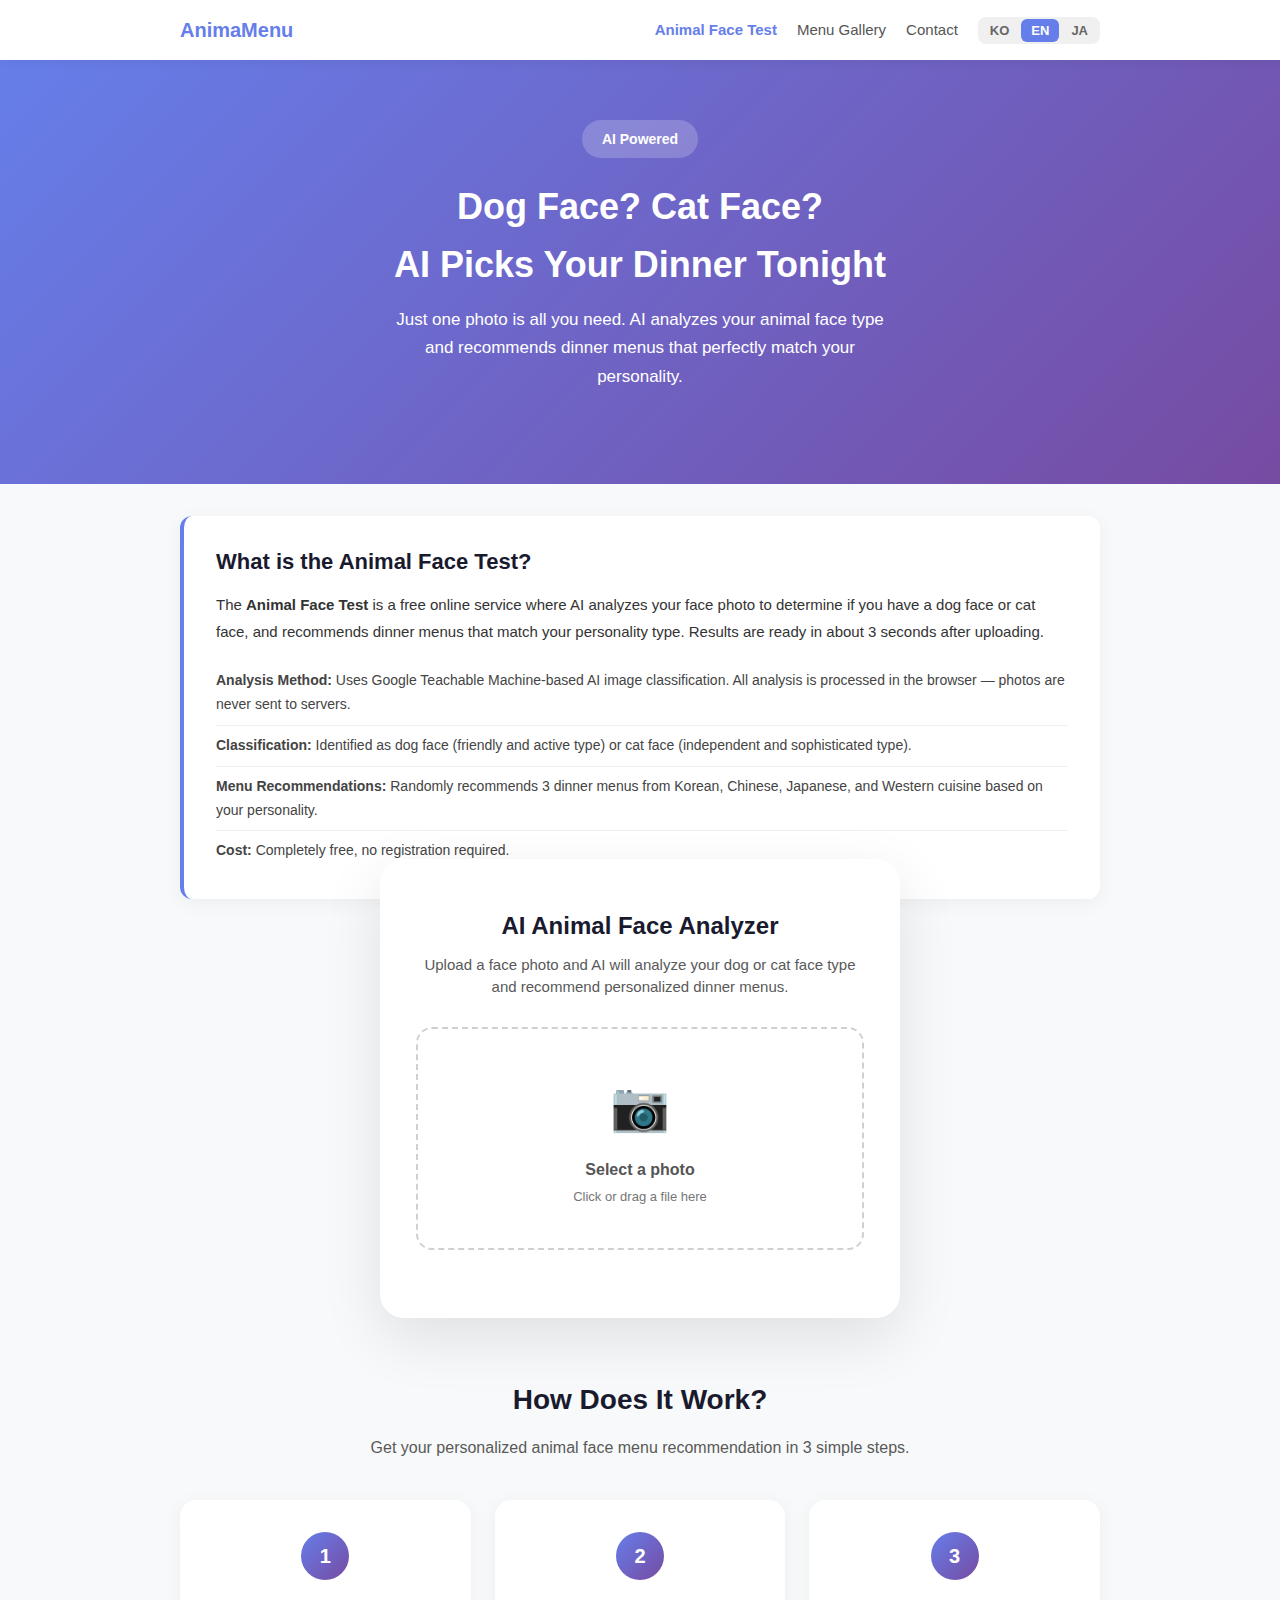
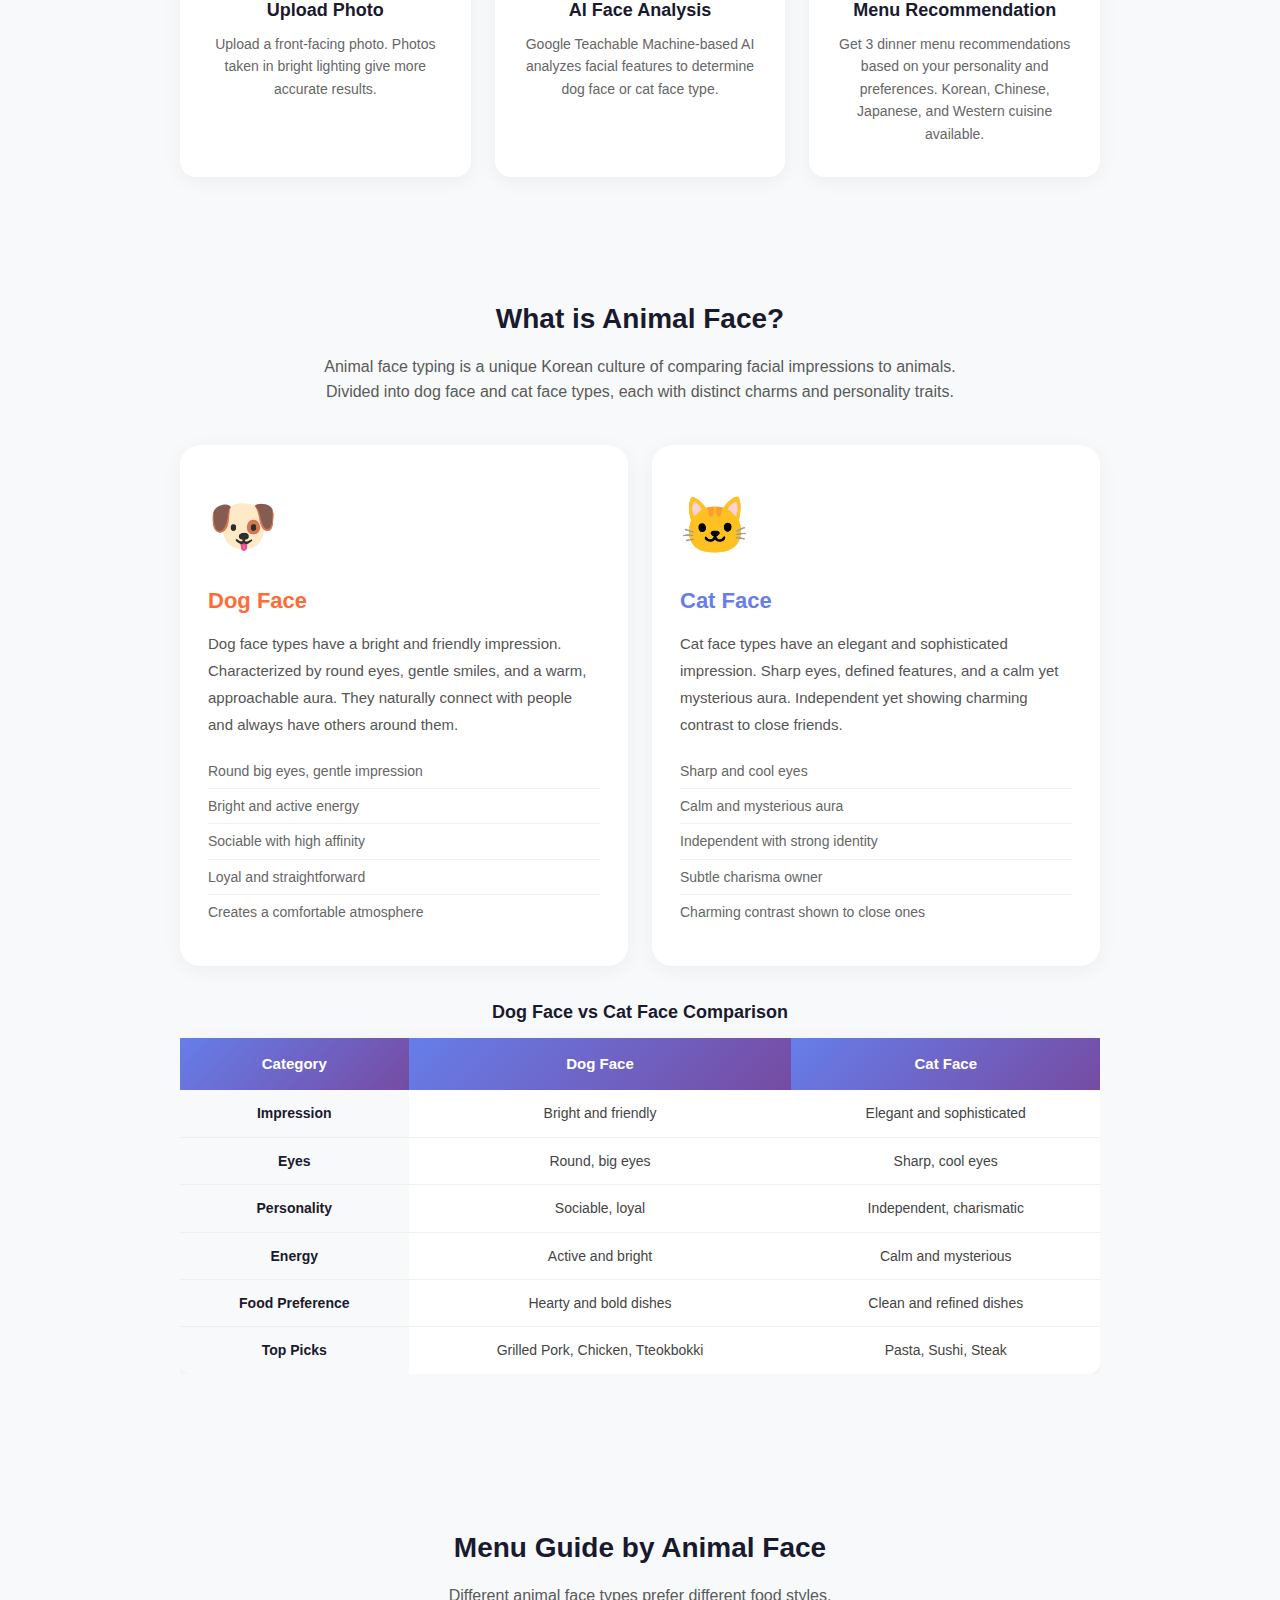
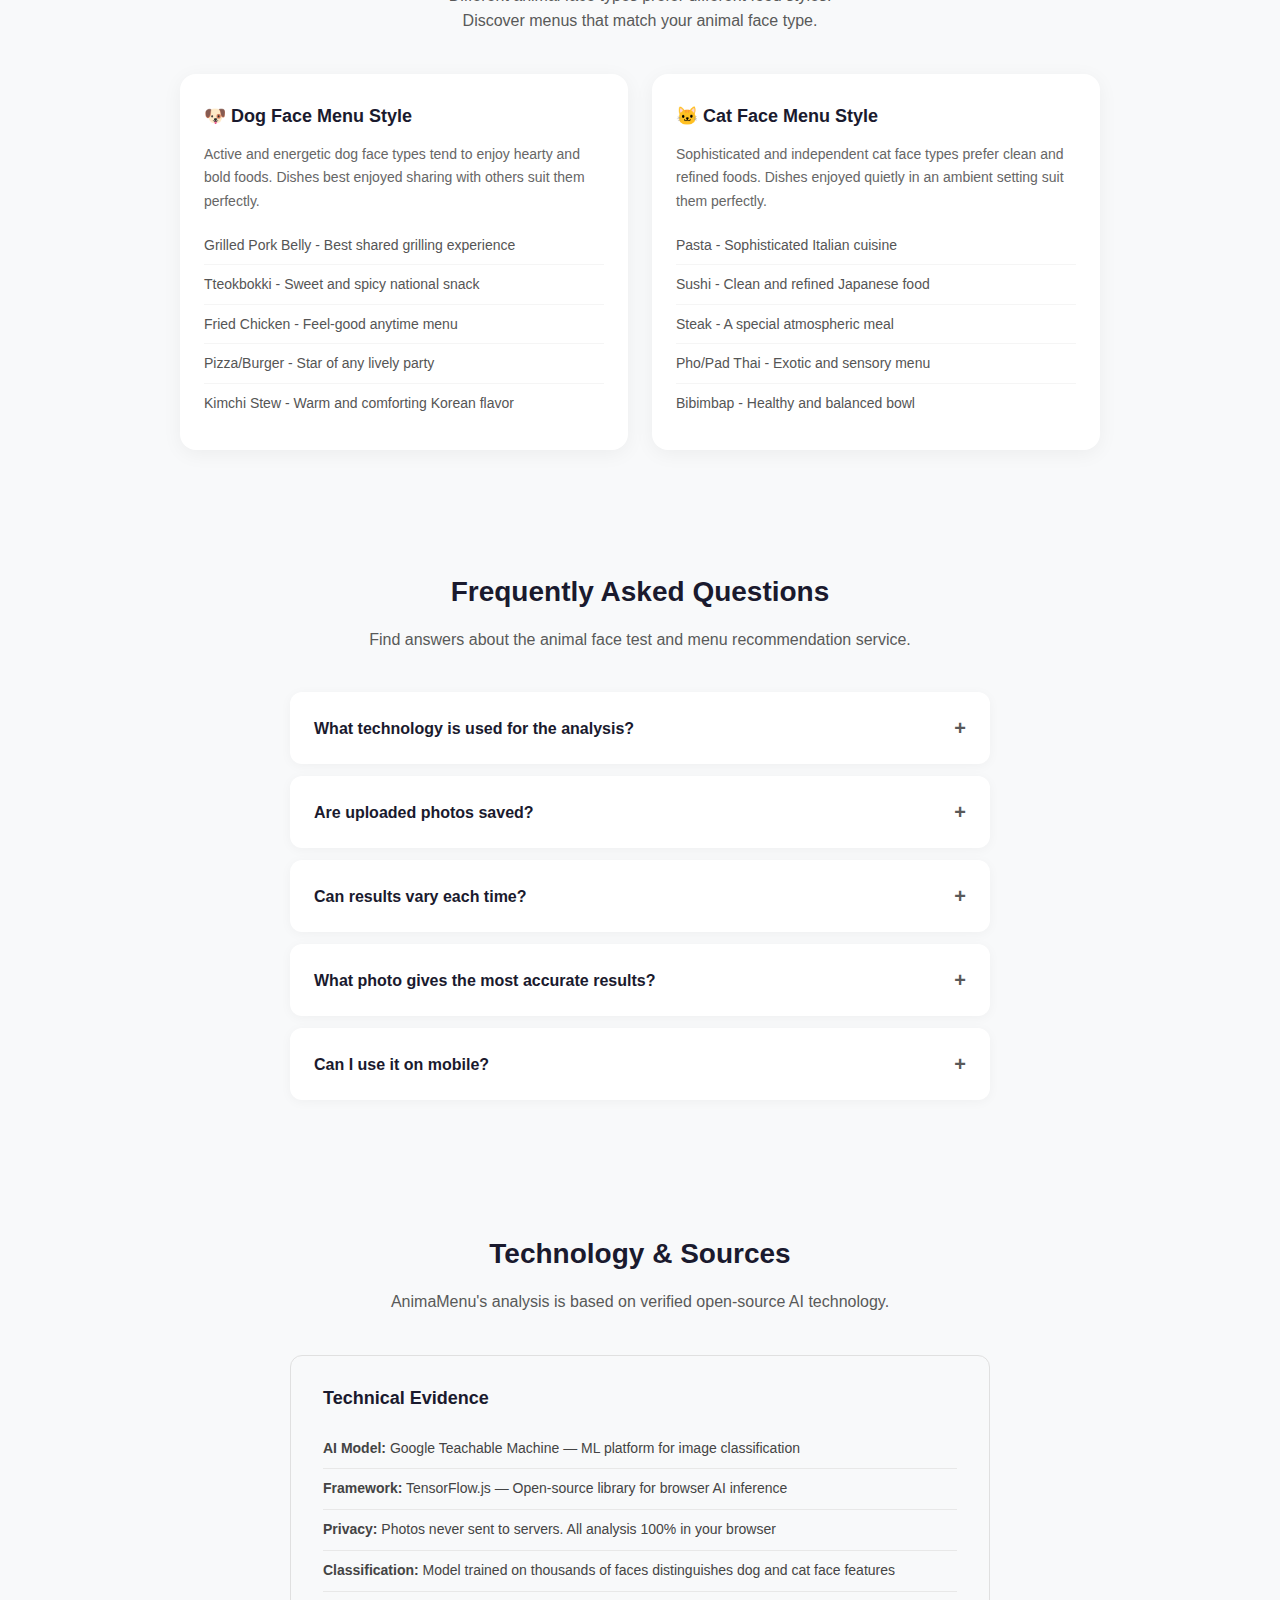
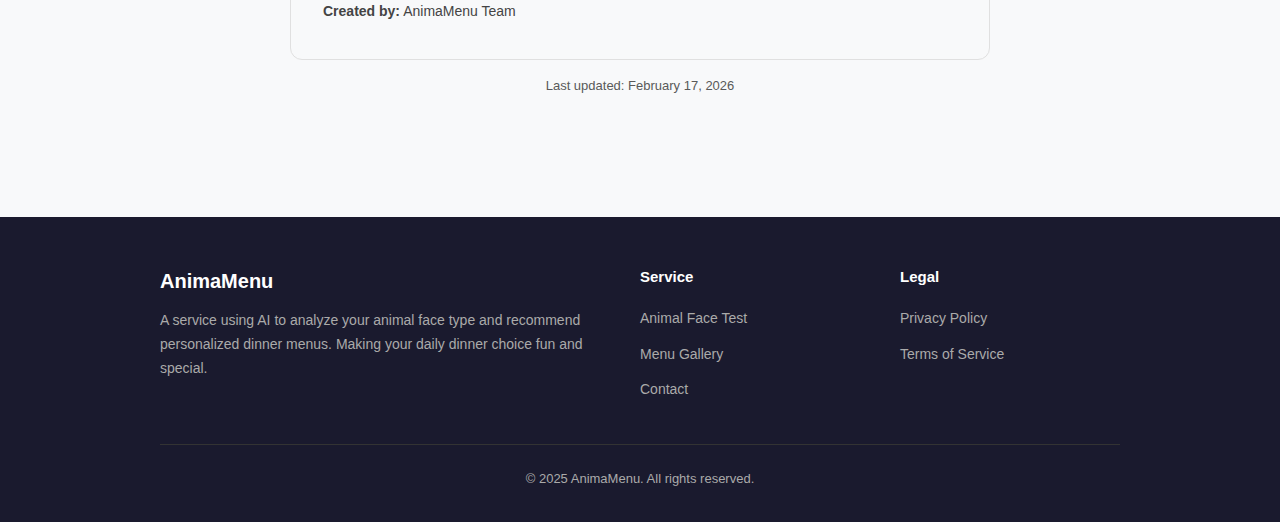
<file: index.html>
<!DOCTYPE html>
<html lang="ko">
<head>
    <meta charset="UTF-8">
    <meta name="viewport" content="width=device-width, initial-scale=1.0, maximum-scale=5.0">
    <title>나는 강아지상? 고양이상? AI가 골라주는 오늘의 저녁 메뉴 - AnimaMenu</title>
    <meta name="description" content="사진 한 장이면 끝! AI가 당신이 강아지상인지 고양이상인지 판별하고, 동물상 성격에 딱 맞는 저녁 메뉴를 추천합니다. 3초만에 무료 테스트!">
    <meta name="keywords" content="동물상 테스트, AI 얼굴 분석, 강아지상, 고양이상, 저녁 메뉴 추천, 동물상 메뉴 추천, AI 동물상, 얼굴 동물상, 동물 관상, 오늘 저녁 뭐 먹지">
    <meta name="robots" content="index, follow, max-snippet:-1, max-image-preview:large, max-video-preview:-1">
    <meta name="author" content="AnimaMenu">
    <meta name="theme-color" content="#667eea">
    <link rel="icon" href="favicon.ico" type="image/x-icon">
    <link rel="canonical" href="https://joa.chat/">
    <link rel="alternate" hreflang="ko" href="https://joa.chat/?lang=ko">
    <link rel="alternate" hreflang="en" href="https://joa.chat/?lang=en">
    <link rel="alternate" hreflang="ja" href="https://joa.chat/?lang=ja">
    <link rel="alternate" hreflang="x-default" href="https://joa.chat/">
    <meta name="google-adsense-account" content="ca-pub-1538581455536091">

    <!-- Preconnect to critical third-party origins -->
    <link rel="preconnect" href="https://cdn.jsdelivr.net" crossorigin>
    <link rel="preconnect" href="https://www.googletagmanager.com" crossorigin>
    <link rel="preconnect" href="https://pagead2.googlesyndication.com" crossorigin>
    <link rel="dns-prefetch" href="https://cdn.jsdelivr.net">
    <link rel="dns-prefetch" href="https://www.googletagmanager.com">
    <link rel="dns-prefetch" href="https://pagead2.googlesyndication.com">
    <link rel="dns-prefetch" href="https://www.clarity.ms">
    <link rel="dns-prefetch" href="https://static.userback.io">

    <!-- Open Graph -->
    <meta property="og:title" content="나는 강아지상? 고양이상? - AI가 골라주는 오늘의 저녁 메뉴">
    <meta property="og:description" content="사진 한 장이면 끝! 강아지상 vs 고양이상, AI가 판별하고 맞춤 저녁 메뉴까지 추천!">
    <meta property="og:type" content="website">
    <meta property="og:url" content="https://joa.chat/">
    <meta property="og:site_name" content="AnimaMenu">
    <meta property="og:locale" content="ko_KR">
    <meta property="og:image" content="https://joa.chat/og-image.png">
    <meta property="og:image:width" content="1200">
    <meta property="og:image:height" content="630">

    <!-- Twitter Card -->
    <meta name="twitter:card" content="summary_large_image">
    <meta name="twitter:title" content="나는 강아지상? 고양이상? - AI가 골라주는 오늘의 저녁 메뉴">
    <meta name="twitter:description" content="사진 한 장이면 끝! 강아지상 vs 고양이상, AI가 판별하고 맞춤 저녁 메뉴까지 추천!">
    <meta name="twitter:image" content="https://joa.chat/og-image.png">

    <!-- Naver SEO -->
    <meta name="naver-site-verification" content="naversiteverification">

    <!-- Google tag (gtag.js) -->
    <script async src="https://www.googletagmanager.com/gtag/js?id=G-44S53ER43X"></script>
    <script>
      window.dataLayer = window.dataLayer || [];
      function gtag(){dataLayer.push(arguments);}
      gtag('js', new Date());
      gtag('config', 'G-44S53ER43X');
    </script>
    <!-- Microsoft Clarity (deferred) -->
    <script type="text/javascript">
      window.addEventListener('load', function() {
        (function(c,l,a,r,i,t,y){
            c[a]=c[a]||function(){(c[a].q=c[a].q||[]).push(arguments)};
            t=l.createElement(r);t.async=1;t.src="https://www.clarity.ms/tag/"+i;
            y=l.getElementsByTagName(r)[0];y.parentNode.insertBefore(t,y);
        })(window, document, "clarity", "script", "vi0ehtjhrx");
      });
    </script>
    <!-- JSON-LD: Organization -->
    <script type="application/ld+json">
    {
      "@context": "https://schema.org",
      "@type": "Organization",
      "name": "AnimaMenu",
      "url": "https://joa.chat/",
      "logo": "https://joa.chat/og-image.png",
      "description": "AI 동물상 분석 및 맞춤 저녁 메뉴 추천 서비스",
      "sameAs": []
    }
    </script>

    <!-- JSON-LD: WebApplication (with author, dates) -->
    <script type="application/ld+json">
    {
      "@context": "https://schema.org",
      "@type": "WebApplication",
      "name": "AnimaMenu - AI 동물상 메뉴 추천",
      "url": "https://joa.chat/",
      "description": "동물상 테스트는 AI가 얼굴 사진을 분석하여 강아지상 또는 고양이상을 판별하고, 동물상 성격 유형에 맞는 저녁 메뉴를 추천하는 무료 서비스입니다.",
      "applicationCategory": "EntertainmentApplication",
      "operatingSystem": "Web Browser",
      "offers": {
        "@type": "Offer",
        "price": "0",
        "priceCurrency": "KRW"
      },
      "inLanguage": "ko",
      "datePublished": "2025-02-17",
      "dateModified": "2026-02-17",
      "author": {
        "@type": "Organization",
        "name": "AnimaMenu"
      },
      "publisher": {
        "@type": "Organization",
        "name": "AnimaMenu",
        "url": "https://joa.chat/"
      },
      "speakable": {
        "@type": "SpeakableSpecification",
        "cssSelector": ["#answer", ".hero h1", ".hero p"]
      }
    }
    </script>

    <!-- JSON-LD Structured Data: FAQPage -->
    <script type="application/ld+json">
    {
      "@context": "https://schema.org",
      "@type": "FAQPage",
      "mainEntity": [
        {
          "@type": "Question",
          "name": "동물상 분석은 어떤 기술로 이루어지나요?",
          "acceptedAnswer": {
            "@type": "Answer",
            "text": "Google의 Teachable Machine을 기반으로 한 AI 이미지 분류 모델을 사용합니다. TensorFlow.js를 활용하여 브라우저에서 직접 분석이 이루어지므로 서버에 사진이 전송되지 않습니다."
          }
        },
        {
          "@type": "Question",
          "name": "업로드한 사진은 저장되나요?",
          "acceptedAnswer": {
            "@type": "Answer",
            "text": "아닙니다. 모든 분석은 사용자의 브라우저에서 직접 처리됩니다. 업로드한 사진은 서버로 전송되지 않으며, 어디에도 저장되지 않습니다."
          }
        },
        {
          "@type": "Question",
          "name": "분석 결과가 매번 다르게 나올 수 있나요?",
          "acceptedAnswer": {
            "@type": "Answer",
            "text": "같은 사진으로 분석하면 동물상 결과는 동일하게 나옵니다. 다만 추천 메뉴는 랜덤으로 3개가 선택되므로 매번 다른 메뉴가 추천될 수 있습니다."
          }
        },
        {
          "@type": "Question",
          "name": "어떤 사진이 가장 정확한 결과를 보여주나요?",
          "acceptedAnswer": {
            "@type": "Answer",
            "text": "정면을 바라보는 밝은 곳에서 촬영한 사진이 가장 정확합니다. 자연광 아래에서 촬영한 셀카가 가장 좋은 결과를 보여줍니다."
          }
        },
        {
          "@type": "Question",
          "name": "모바일에서도 사용할 수 있나요?",
          "acceptedAnswer": {
            "@type": "Answer",
            "text": "네, 모바일 브라우저에서도 완벽하게 작동합니다. 반응형 디자인으로 모든 화면 크기에 최적화되어 있습니다."
          }
        }
      ]
    }
    </script>

    <!-- JSON-LD Structured Data: BreadcrumbList -->
    <script type="application/ld+json">
    {
      "@context": "https://schema.org",
      "@type": "BreadcrumbList",
      "itemListElement": [
        {
          "@type": "ListItem",
          "position": 1,
          "name": "홈",
          "item": "https://joa.chat/"
        }
      ]
    }
    </script>

    <!-- JSON-LD: WebSite (for Sitelinks Search) -->
    <script type="application/ld+json">
    {
      "@context": "https://schema.org",
      "@type": "WebSite",
      "name": "AnimaMenu",
      "url": "https://joa.chat/",
      "description": "AI 동물상 분석 및 저녁 메뉴 추천 서비스",
      "publisher": {
        "@type": "Organization",
        "name": "AnimaMenu"
      }
    }
    </script>

    <!-- AdSense, TF.js, Teachable Machine: deferred to bottom of body -->
    <style>
        * { margin: 0; padding: 0; box-sizing: border-box; }

        html { overflow-x: hidden; }
        html:lang(ko) { word-break: keep-all; }

        body {
            font-family: 'Pretendard', -apple-system, BlinkMacSystemFont, 'Segoe UI', sans-serif;
            background: #f8f9fa;
            color: #333;
            line-height: 1.6;
            overflow-x: hidden;
            overflow-wrap: break-word;
            max-width: 100vw;
            -webkit-text-size-adjust: 100%;
        }

        /* ===== Navigation ===== */
        .nav {
            background: #fff;
            box-shadow: 0 2px 12px rgba(0,0,0,0.06);
            position: sticky;
            top: 0;
            z-index: 100;
        }
        .nav-inner {
            max-width: 960px;
            margin: 0 auto;
            padding: 0 20px;
            display: flex;
            align-items: center;
            gap: 20px;
            height: 60px;
        }
        .nav-logo {
            font-size: 20px;
            font-weight: 800;
            color: #667eea;
            text-decoration: none;
            flex-shrink: 0;
            margin-right: auto;
        }

        /* Language Switcher */
        .lang-switcher {
            display: flex;
            gap: 2px;
            background: #f0f0f0;
            border-radius: 8px;
            padding: 2px;
            flex-shrink: 0;
        }
        .lang-btn {
            padding: 4px 10px;
            border: none;
            border-radius: 6px;
            font-size: 13px;
            font-weight: 600;
            color: #666;
            background: transparent;
            cursor: pointer;
            transition: all 0.2s;
            -webkit-tap-highlight-color: transparent;
        }
        .lang-btn:hover { color: #333; }
        .lang-btn.active {
            background: #667eea;
            color: #fff;
        }
        .nav-links {
            display: flex;
            gap: 20px;
            list-style: none;
        }
        .nav-links a {
            text-decoration: none;
            color: #555;
            font-size: 15px;
            font-weight: 500;
            transition: color 0.2s;
            white-space: nowrap;
        }
        .nav-links a:hover { color: #667eea; }
        .nav-links a.active { color: #667eea; font-weight: 700; }

        /* Hamburger menu */
        .hamburger {
            display: none;
            flex-direction: column;
            gap: 5px;
            background: none;
            border: none;
            cursor: pointer;
            padding: 8px;
            z-index: 110;
        }
        .hamburger span {
            display: block;
            width: 24px;
            height: 2.5px;
            background: #333;
            border-radius: 2px;
            transition: transform 0.3s, opacity 0.3s;
        }
        .hamburger.active span:nth-child(1) { transform: rotate(45deg) translate(5px, 5.5px); }
        .hamburger.active span:nth-child(2) { opacity: 0; }
        .hamburger.active span:nth-child(3) { transform: rotate(-45deg) translate(5px, -5.5px); }

        /* Mobile nav overlay */
        .mobile-nav-overlay {
            display: none;
            position: fixed;
            top: 0;
            left: 0;
            right: 0;
            bottom: 0;
            background: rgba(0,0,0,0.4);
            z-index: 99;
            opacity: 0;
            transition: opacity 0.3s;
        }
        .mobile-nav-overlay.show {
            opacity: 1;
        }

        /* ===== Hero ===== */
        .hero {
            background: linear-gradient(135deg, #667eea 0%, #764ba2 100%);
            padding: 60px 20px;
            text-align: center;
            color: #fff;
        }
        .hero h1 {
            font-size: 36px;
            font-weight: 800;
            margin-bottom: 12px;
                   }
        .hero p {
            font-size: 17px;
            opacity: 1;
            max-width: 500px;
            margin: 0 auto 32px;
            line-height: 1.7;
                   }
        .hero-badge {
            display: inline-block;
            background: rgba(255,255,255,0.2);
            padding: 8px 20px;
            border-radius: 50px;
            font-size: 14px;
            font-weight: 600;
            margin-bottom: 20px;
        }

        /* ===== Tool Section ===== */
        .tool-section {
            max-width: 960px;
            margin: -40px auto 0;
            padding: 0 20px;
            position: relative;
            z-index: 10;
        }
        .app {
            background: #fff;
            border-radius: 24px;
            box-shadow: 0 20px 60px rgba(0, 0, 0, 0.1);
            padding: 48px 36px;
            max-width: 520px;
            margin: 0 auto;
            text-align: center;
        }
        .app-title { font-size: 24px; font-weight: 800; color: #1a1a2e; margin-bottom: 8px; }
        .app-desc { font-size: 15px; color: #595959; margin-bottom: 28px; line-height: 1.5; }

        /* Upload area */
        .upload-area {
            border: 2.5px dashed #d0d0d0;
            border-radius: 16px;
            padding: 40px 20px;
            cursor: pointer;
            transition: border-color 0.2s, background 0.2s;
            margin-bottom: 20px;
        }
        .upload-area:hover { border-color: #667eea; background: #f8f8ff; }
        .upload-area.has-image { border-style: solid; border-color: #667eea; padding: 16px; }
        .upload-icon { font-size: 48px; margin-bottom: 12px; }
        .upload-text { font-size: 16px; font-weight: 600; color: #555; margin-bottom: 4px; }
        .upload-hint { font-size: 13px; color: #767676; }
        #file-input { display: none; }
        #preview-img { max-width: 100%; max-height: 280px; border-radius: 12px; display: none; }

        #analyze-btn {
            padding: 16px 48px; font-size: 18px; font-weight: 700;
            border: none; border-radius: 50px;
            background: linear-gradient(135deg, #667eea, #764ba2);
            color: #fff; cursor: pointer;
            transition: transform 0.2s, box-shadow 0.2s;
            box-shadow: 0 4px 15px rgba(102, 126, 234, 0.4);
            display: none;
            -webkit-tap-highlight-color: transparent;
        }
        #analyze-btn:hover { transform: translateY(-2px); box-shadow: 0 6px 20px rgba(102, 126, 234, 0.5); }
        #analyze-btn:active { transform: scale(0.97); }
        #analyze-btn:disabled { opacity: 0.6; cursor: not-allowed; transform: none; }

        .loading-text { font-size: 14px; color: #595959; margin-top: 16px; display: none; }
        .loading-text .dot-animation::after { content: ''; animation: dots 1.5s infinite; }
        @keyframes dots { 0%{content:'';} 25%{content:'.';} 50%{content:'..';} 75%{content:'...';} }

        /* Result */
        #result { display: none; margin-top: 32px; }
        @keyframes fadeUp { from{opacity:0;transform:translateY(20px);} to{opacity:1;transform:translateY(0);} }
        .animal-card { animation: fadeUp 0.6s ease; }
        .result-emoji { font-size: 72px; margin-bottom: 12px; }
        .result-type { font-size: 32px; font-weight: 800; margin-bottom: 4px; }
        .result-type.dog { color: #ff6b35; }
        .result-type.cat { color: #667eea; }
        .result-percent { font-size: 48px; font-weight: 800; margin: 8px 0; }
        .result-percent.dog { color: #ff6b35; }
        .result-percent.cat { color: #667eea; }
        .result-bar-wrap { background: #f0f0f0; border-radius: 12px; height: 16px; width: 100%; margin: 16px 0; overflow: hidden; }
        .result-bar { height: 100%; border-radius: 12px; transition: width 1s ease; }
        .result-bar.dog { background: linear-gradient(90deg, #ff6b35, #ff9a5c); }
        .result-bar.cat { background: linear-gradient(90deg, #667eea, #a78bfa); }
        .result-desc { font-size: 15px; color: #555; line-height: 1.7; margin: 16px 0; padding: 20px; background: #f8f8fa; border-radius: 12px; text-align: left; }
        .result-tags { display: flex; flex-wrap: wrap; gap: 8px; justify-content: center; margin-top: 12px; }
        .tag { padding: 6px 14px; border-radius: 20px; font-size: 13px; font-weight: 600; }
        .tag.dog { background: #fff3ee; color: #b94513; }
        .tag.cat { background: #eef0ff; color: #4a5bc6; }

        /* Menu recommendation */
        .menu-section { margin-top: 32px; animation: fadeUp 0.6s ease 0.3s both; }
        .menu-section-title { font-size: 20px; font-weight: 800; color: #1a1a2e; margin-bottom: 16px; }
        .menu-cards { display: flex; flex-direction: column; gap: 12px; }
        .menu-card {
            background: #f8f8fa; border-radius: 16px; padding: 16px;
            display: flex; align-items: center; gap: 16px; text-align: left;
            animation: fadeUp 0.5s ease both;
        }
        .menu-card:nth-child(1) { animation-delay: 0.4s; }
        .menu-card:nth-child(2) { animation-delay: 0.55s; }
        .menu-card:nth-child(3) { animation-delay: 0.7s; }
        .menu-card-img { width: 72px; height: 72px; border-radius: 12px; object-fit: cover; flex-shrink: 0; background: #eee; }
        .menu-card-info { flex: 1; min-width: 0; }
        .menu-card-name { font-size: 17px; font-weight: 700; color: #1a1a2e; margin-bottom: 4px; }
        .menu-card-meta { font-size: 13px; color: #595959; }
        #retry-btn {
            margin-top: 28px; padding: 14px 40px; font-size: 16px; font-weight: 600;
            border: 2px solid #ddd; border-radius: 50px; background: #fff; color: #555;
            cursor: pointer; transition: all 0.2s;
            -webkit-tap-highlight-color: transparent;
        }
        #retry-btn:hover { border-color: #764ba2; color: #764ba2; }

        /* ===== Share Section ===== */
        .share-section {
            margin-top: 32px;
            padding-top: 28px;
            border-top: 1px solid #f0f0f0;
            animation: fadeUp 0.6s ease 0.8s both;
        }
        .share-title {
            font-size: 17px;
            font-weight: 700;
            color: #1a1a2e;
            margin-bottom: 16px;
        }
        .share-buttons {
            display: flex;
            gap: 10px;
            justify-content: center;
            flex-wrap: wrap;
        }
        .share-btn {
            display: inline-flex;
            align-items: center;
            justify-content: center;
            gap: 6px;
            padding: 12px 20px;
            border-radius: 50px;
            font-size: 14px;
            font-weight: 600;
            border: none;
            cursor: pointer;
            transition: transform 0.2s, box-shadow 0.2s;
            -webkit-tap-highlight-color: transparent;
        }
        .share-btn:hover { transform: translateY(-2px); box-shadow: 0 4px 12px rgba(0,0,0,0.15); }
        .share-btn:active { transform: scale(0.95); }
        .share-btn svg { width: 18px; height: 18px; flex-shrink: 0; }
        .share-native { background: linear-gradient(135deg, #667eea, #764ba2); color: #fff; width: 100%; padding: 14px 24px; font-size: 16px; margin-bottom: 8px; }
        .share-kakao { background: #FEE500; color: #191919; }
        .share-twitter { background: #000; color: #fff; }
        .share-facebook { background: #1877F2; color: #fff; }
        .share-copy { background: #f0f0f0; color: #333; }
        .share-copied {
            font-size: 13px;
            color: #667eea;
            font-weight: 600;
            margin-top: 12px;
            animation: fadeUp 0.3s ease;
        }

        /* ===== Content Sections ===== */
        .content-wrapper {
            max-width: 960px;
            margin: 0 auto;
            padding: 0 20px;
        }

        .section {
            padding: 60px 0;
        }
        .section-title {
            font-size: 28px;
            font-weight: 800;
            color: #1a1a2e;
            text-align: center;
            margin-bottom: 12px;
                   }
        .section-subtitle {
            font-size: 16px;
            color: #595959;
            text-align: center;
            margin-bottom: 40px;
            line-height: 1.6;
                   }

        /* How it works */
        .steps {
            display: grid;
            grid-template-columns: repeat(3, 1fr);
            gap: 24px;
        }
        .step-card {
            background: #fff;
            border-radius: 16px;
            padding: 32px 24px;
            text-align: center;
            box-shadow: 0 4px 20px rgba(0,0,0,0.05);
        }
        .step-number {
            display: inline-flex;
            align-items: center;
            justify-content: center;
            width: 48px; height: 48px;
            border-radius: 50%;
            background: linear-gradient(135deg, #667eea, #764ba2);
            color: #fff;
            font-size: 20px;
            font-weight: 800;
            margin-bottom: 16px;
        }
        .step-card h3 { font-size: 18px; font-weight: 700; color: #1a1a2e; margin-bottom: 8px; }
        .step-card p { font-size: 14px; color: #666; line-height: 1.6; }

        /* Animal types */
        .animal-types {
            display: grid;
            grid-template-columns: repeat(2, 1fr);
            gap: 24px;
        }
        .type-card {
            background: #fff;
            border-radius: 20px;
            padding: 36px 28px;
            box-shadow: 0 4px 20px rgba(0,0,0,0.05);
        }
        .type-card-icon { font-size: 56px; margin-bottom: 12px; }
        .type-card h3 { font-size: 22px; font-weight: 800; margin-bottom: 12px; }
        .type-card h3.dog-color { color: #ff6b35; }
        .type-card h3.cat-color { color: #667eea; }
        .type-card p { font-size: 15px; color: #555; line-height: 1.8; margin-bottom: 16px; }
        .type-traits { list-style: none; }
        .type-traits li {
            padding: 6px 0;
            font-size: 14px;
            color: #666;
            border-bottom: 1px solid #f0f0f0;
        }
        .type-traits li:last-child { border-bottom: none; }

        /* Menu guide */
        .menu-guide {
            display: grid;
            grid-template-columns: repeat(2, 1fr);
            gap: 24px;
        }
        .menu-guide-card {
            background: #fff;
            border-radius: 16px;
            padding: 28px 24px;
            box-shadow: 0 4px 20px rgba(0,0,0,0.05);
        }
        .menu-guide-card h3 { font-size: 18px; font-weight: 700; color: #1a1a2e; margin-bottom: 12px; }
        .menu-guide-card p { font-size: 14px; color: #666; line-height: 1.7; }
        .menu-list { list-style: none; margin-top: 12px; }
        .menu-list li { padding: 8px 0; font-size: 14px; color: #555; border-bottom: 1px solid #f5f5f5; }
        .menu-list li:last-child { border-bottom: none; }

        /* FAQ */
        .faq-list { max-width: 700px; margin: 0 auto; }
        .faq-item {
            background: #fff;
            border-radius: 12px;
            margin-bottom: 12px;
            box-shadow: 0 2px 12px rgba(0,0,0,0.04);
            overflow: hidden;
        }
        .faq-question {
            padding: 20px 24px;
            font-size: 16px;
            font-weight: 600;
            color: #1a1a2e;
            cursor: pointer;
            display: flex;
            justify-content: space-between;
            align-items: center;
            gap: 12px;
            -webkit-tap-highlight-color: transparent;
                   }
        .faq-question::after { content: '+'; font-size: 20px; color: #595959; transition: transform 0.3s; flex-shrink: 0; }
        .faq-item.open .faq-question::after { transform: rotate(45deg); }
        .faq-answer {
            max-height: 0;
            overflow: hidden;
            transition: max-height 0.3s ease, padding 0.3s ease;
        }
        .faq-item.open .faq-answer {
            max-height: 300px;
            padding: 0 24px 20px;
        }
        .faq-answer p { font-size: 15px; color: #666; line-height: 1.7; }

        /* ===== GEO: Answer Block ===== */
        .answer-section {
            max-width: 960px;
            margin: 32px auto 0;
            padding: 0 20px;
        }
        .answer-block {
            background: #fff;
            border-left: 4px solid #667eea;
            border-radius: 12px;
            padding: 28px 32px;
            box-shadow: 0 4px 20px rgba(0,0,0,0.05);
        }
        .answer-block h2 { font-size: 22px; font-weight: 800; color: #1a1a2e; margin-bottom: 12px; }
        .answer-block > p { font-size: 15px; color: #333; line-height: 1.8; margin-bottom: 16px; }
        .answer-block ul { list-style: none; }
        .answer-block li { padding: 8px 0; font-size: 14px; color: #444; line-height: 1.7; border-bottom: 1px solid #f0f0f0; }
        .answer-block li:last-child { border-bottom: none; }

        /* ===== GEO: Comparison Table ===== */
        .comparison-table { overflow-x: auto; margin: 32px 0; }
        .comparison-table table { width: 100%; border-collapse: collapse; background: #fff; border-radius: 12px; overflow: hidden; box-shadow: 0 4px 20px rgba(0,0,0,0.05); }
        .comparison-table caption { font-size: 18px; font-weight: 700; color: #1a1a2e; margin-bottom: 12px; text-align: center; }
        .comparison-table th { background: linear-gradient(135deg, #667eea, #764ba2); color: #fff; padding: 14px 16px; font-size: 15px; font-weight: 700; text-align: center; }
        .comparison-table td { padding: 12px 16px; font-size: 14px; color: #444; text-align: center; border-bottom: 1px solid #f0f0f0; word-break: break-word; }
        .comparison-table tr:last-child td { border-bottom: none; }
        .comparison-table td:first-child { font-weight: 600; color: #1a1a2e; background: #f8f9fa; }

        /* ===== GEO: Evidence Block ===== */
        .evidence-block {
            background: #f8f9fa;
            border: 1px solid #e0e0e0;
            border-radius: 12px;
            padding: 28px 32px;
            max-width: 700px;
            margin: 0 auto;
        }
        .evidence-block h3 { font-size: 18px; font-weight: 700; color: #1a1a2e; margin-bottom: 16px; }
        .evidence-block ul { list-style: none; }
        .evidence-block li { padding: 8px 0; font-size: 14px; color: #444; line-height: 1.7; border-bottom: 1px solid #e8e8e8; }
        .evidence-block li:last-child { border-bottom: none; }

        /* ===== Last Updated ===== */
        .last-updated { text-align: center; font-size: 13px; color: #595959; margin-top: 16px; }

        /* ===== Footer ===== */
        .footer {
            background: #1a1a2e;
            color: #aaa;
            padding: 48px 20px 32px;
            margin-top: 60px;
        }
        .footer-inner {
            max-width: 960px;
            margin: 0 auto;
            display: grid;
            grid-template-columns: 2fr 1fr 1fr;
            gap: 40px;
        }
        .footer-brand h3 { color: #fff; font-size: 20px; font-weight: 800; margin-bottom: 12px; }
        .footer-brand p { font-size: 14px; line-height: 1.7; }
        .footer-links h4 { color: #fff; font-size: 15px; font-weight: 700; margin-bottom: 16px; }
        .footer-links ul { list-style: none; }
        .footer-links li { margin-bottom: 10px; }
        .footer-links a { color: #aaa; text-decoration: none; font-size: 14px; transition: color 0.2s; }
        .footer-links a:hover { color: #fff; }
        .footer-bottom {
            max-width: 960px;
            margin: 32px auto 0;
            padding-top: 24px;
            border-top: 1px solid #333;
            text-align: center;
            font-size: 13px;
        }

        /* ===== Responsive - Tablet (768px) ===== */
        @media (max-width: 768px) {
            .hero { padding: 48px 20px; }
            .hero h1 { font-size: 28px; }
            .hero p { font-size: 15px; margin-bottom: 24px; }

            .steps { grid-template-columns: 1fr; gap: 16px; }
            .step-card { padding: 24px 20px; }

            .animal-types { grid-template-columns: 1fr; gap: 16px; }
            .type-card { padding: 28px 24px; }

            .menu-guide { grid-template-columns: 1fr; gap: 16px; }
            .menu-guide-card { padding: 24px 20px; }

            .answer-section { padding: 0 20px; margin-top: 24px; }
            .answer-block { padding: 24px 20px; }
            .answer-block h2 { font-size: 20px; }
            .comparison-table { margin: 24px 0; }
            .comparison-table caption { font-size: 16px; }
            .comparison-table th, .comparison-table td { padding: 10px 12px; font-size: 13px; }
            .evidence-block { padding: 24px 20px; }
            .evidence-block h3 { font-size: 16px; }

            .share-buttons { gap: 8px; }
            .share-section { margin-top: 24px; padding-top: 24px; }

            .footer-inner { grid-template-columns: 1fr; gap: 32px; text-align: center; }
            .footer-brand p { max-width: 400px; margin: 0 auto; }
            .footer-links ul { display: flex; flex-wrap: wrap; justify-content: center; gap: 16px; }
            .footer-links li { margin-bottom: 0; }

            .section { padding: 48px 0; }
            .section-title { font-size: 24px; }
            .section-subtitle { font-size: 15px; margin-bottom: 32px; }

            /* Hamburger menu visible */
            .hamburger { display: flex; }
            .lang-switcher { margin-left: auto; }
            .nav-links {
                position: fixed;
                top: 0;
                right: -280px;
                width: 280px;
                height: 100vh;
                background: #fff;
                flex-direction: column;
                padding: 80px 32px 32px;
                gap: 0;
                box-shadow: -4px 0 20px rgba(0,0,0,0.1);
                transition: right 0.3s ease;
                z-index: 101;
            }
            .nav-links.open {
                right: 0;
            }
            .nav-links li {
                border-bottom: 1px solid #f0f0f0;
            }
            .nav-links a {
                display: block;
                padding: 16px 0;
                font-size: 17px;
            }
            .mobile-nav-overlay.show {
                display: block;
            }
        }

        /* ===== Responsive - Small Mobile (460px) ===== */
        @media (max-width: 460px) {
            .nav-inner { padding: 0 16px; height: 56px; gap: 12px; }
            .nav-logo { font-size: 18px; }
            .lang-btn { padding: 3px 8px; font-size: 12px; }

            .hero { padding: 36px 16px; }
            .hero h1 { font-size: 24px; }
            .hero p { font-size: 14px; }
            .hero-badge { font-size: 12px; padding: 6px 16px; }

            .tool-section { padding: 0 12px; margin-top: -32px; }
            .app { padding: 28px 16px; border-radius: 20px; }
            .app-title { font-size: 20px; }
            .app-desc { font-size: 14px; margin-bottom: 20px; }
            .app-desc br { display: none; }

            .upload-area { padding: 32px 16px; }
            .upload-icon { font-size: 40px; }
            .upload-text { font-size: 15px; }
            #preview-img { max-height: 220px; }

            #analyze-btn { padding: 14px 40px; font-size: 16px; width: 100%; }

            .result-emoji { font-size: 56px; }
            .result-type { font-size: 24px; }
            .result-percent { font-size: 36px; }
            .result-desc { padding: 16px; font-size: 14px; }
            .tag { padding: 5px 12px; font-size: 12px; }

            .menu-card { padding: 12px; gap: 12px; }
            .menu-card-img { width: 56px; height: 56px; border-radius: 10px; }
            .menu-card-name { font-size: 15px; }
            .menu-card-meta { font-size: 12px; }
            .menu-section-title { font-size: 18px; }

            #retry-btn { padding: 12px 32px; font-size: 15px; width: 100%; }

            .share-btn { padding: 10px 16px; font-size: 13px; }
            .share-native { padding: 12px 20px; font-size: 15px; }
            .share-buttons { gap: 6px; }

            .answer-section { padding: 0 16px; margin-top: 20px; }
            .answer-block { padding: 20px 16px; }
            .answer-block h2 { font-size: 18px; }
            .answer-block > p { font-size: 14px; }
            .answer-block li { font-size: 13px; }
            .comparison-table caption { font-size: 15px; }
            .comparison-table th { padding: 10px 8px; font-size: 12px; }
            .comparison-table td { padding: 8px; font-size: 12px; }
            .evidence-block { padding: 20px 16px; }
            .evidence-block h3 { font-size: 15px; }
            .evidence-block li { font-size: 13px; }

            .content-wrapper { padding: 0 16px; }
            .section { padding: 40px 0; }
            .section-title { font-size: 21px; }
            .section-subtitle { font-size: 14px; margin-bottom: 24px; }
            .section-subtitle br { display: none; }

            .step-card { padding: 20px 16px; }
            .step-number { width: 40px; height: 40px; font-size: 17px; }
            .step-card h3 { font-size: 16px; }
            .step-card p { font-size: 13px; }

            .type-card { padding: 24px 20px; }
            .type-card-icon { font-size: 44px; }
            .type-card h3 { font-size: 20px; }
            .type-card p { font-size: 14px; }
            .type-traits li { font-size: 13px; }

            .menu-guide-card { padding: 20px 16px; }
            .menu-guide-card h3 { font-size: 16px; }
            .menu-guide-card p { font-size: 13px; }
            .menu-list li { font-size: 13px; padding: 6px 0; }

            .faq-question { padding: 16px 18px; font-size: 15px; }
            .faq-item.open .faq-answer { padding: 0 18px 16px; }
            .faq-answer p { font-size: 14px; }

            .footer { padding: 36px 16px 24px; margin-top: 40px; }
            .footer-brand h3 { font-size: 18px; }
            .footer-brand p { font-size: 13px; }
            .footer-links h4 { font-size: 14px; margin-bottom: 12px; }
            .footer-links a { font-size: 13px; }
            .footer-bottom { font-size: 12px; margin-top: 24px; padding-top: 16px; }
        }

        /* ===== Responsive - Extra Small (360px) ===== */
        @media (max-width: 360px) {
            .hero h1 { font-size: 22px; }
            .app { padding: 24px 14px; }
            .app-title { font-size: 18px; }
            .result-type { font-size: 22px; }
            .result-percent { font-size: 32px; }
            .menu-card-img { width: 48px; height: 48px; }

            .answer-block { padding: 16px 14px; }
            .answer-block h2 { font-size: 17px; }
            .comparison-table th { font-size: 11px; padding: 8px 6px; }
            .comparison-table td { font-size: 11px; padding: 7px 6px; }
            .evidence-block { padding: 16px 14px; }

            .share-btn { padding: 8px 12px; font-size: 12px; }
            .share-btn svg { width: 16px; height: 16px; }
            .share-native { padding: 10px 16px; font-size: 14px; }
        }

        /* Touch device optimizations */
        @media (hover: none) and (pointer: coarse) {
            .upload-area { padding: 48px 20px; }
            #analyze-btn { min-height: 52px; }
            #retry-btn { min-height: 48px; }
            .faq-question { min-height: 56px; }
            .nav-links a { min-height: 48px; display: flex; align-items: center; }
            .share-btn { min-height: 44px; }
        }
    </style>
</head>
<body>

    <!-- Navigation -->
    <nav class="nav">
        <div class="nav-inner">
            <a href="index.html" class="nav-logo">AnimaMenu</a>
            <ul class="nav-links" id="nav-links">
                <li><a href="index.html" class="active" aria-current="page" data-i18n="nav_test">동물상 테스트</a></li>
                <li><a href="dinner-image.html" data-i18n="nav_gallery">메뉴 갤러리</a></li>
                <li><a href="contact.html" data-i18n="nav_contact">제휴 문의</a></li>
            </ul>
            <div class="lang-switcher" id="lang-switcher">
                <button class="lang-btn active" data-lang="ko">KO</button>
                <button class="lang-btn" data-lang="en">EN</button>
                <button class="lang-btn" data-lang="ja">JA</button>
            </div>
            <button class="hamburger" id="hamburger" aria-label="메뉴 열기" data-i18n-aria="hamburger_aria" onclick="toggleMobileNav()">
                <span></span>
                <span></span>
                <span></span>
            </button>
        </div>
    </nav>
    <div class="mobile-nav-overlay" id="mobile-nav-overlay" onclick="toggleMobileNav()"></div>

    <main>
    <!-- Hero -->
    <section class="hero">
        <div class="hero-badge" data-i18n="hero_badge">AI Powered</div>
        <h1 data-i18n-html="hero_h1">강아지상? 고양이상?<br>AI가 골라주는 오늘의 저녁</h1>
        <p data-i18n="hero_p">사진 한 장이면 충분합니다. AI가 당신의 동물상을 분석하고, 성격 유형에 딱 맞는 저녁 메뉴를 추천해 드립니다.</p>
    </section>

    <!-- GEO: Answer Block (AI가 인용하기 쉬운 정답 블록) -->
    <section id="answer" class="answer-section" aria-label="요약" data-i18n-aria="answer_aria">
        <div class="answer-block">
            <h2 data-i18n="answer_h2">동물상 테스트란?</h2>
            <p data-i18n-html="answer_p"><strong>동물상 테스트</strong>는 AI가 얼굴 사진을 분석하여 강아지상 또는 고양이상을 판별하고, 동물상 성격 유형에 맞는 저녁 메뉴를 추천하는 무료 온라인 서비스입니다. 사진 업로드 후 약 3초면 결과를 확인할 수 있습니다.</p>
            <ul>
                <li data-i18n-html="answer_li1"><strong>분석 방법:</strong> Google Teachable Machine 기반 AI 이미지 분류 모델을 사용하며, 모든 분석은 브라우저에서 처리되어 서버에 사진이 전송되지 않습니다.</li>
                <li data-i18n-html="answer_li2"><strong>분류 결과:</strong> 강아지상(친근하고 활발한 유형) 또는 고양이상(독립적이고 세련된 유형)으로 판별됩니다.</li>
                <li data-i18n-html="answer_li3"><strong>메뉴 추천:</strong> 동물상별 성격과 취향에 맞는 한식·중식·일식·양식 저녁 메뉴 3가지를 랜덤으로 추천합니다.</li>
                <li data-i18n-html="answer_li4"><strong>비용:</strong> 완전 무료이며, 회원가입 없이 바로 이용할 수 있습니다.</li>
            </ul>
        </div>
    </section>

    <!-- Tool -->
    <div class="tool-section">
        <div class="app">
            <h2 class="app-title" data-i18n="app_title">AI 동물상 분석기</h2>
            <p class="app-desc" data-i18n-html="app_desc">얼굴 사진을 업로드하면 AI가 강아지상 또는 고양이상을 분석하고<br>맞춤 저녁 메뉴를 추천합니다.</p>

            <div class="upload-area" id="upload-area" role="button" tabindex="0" aria-label="사진 업로드" data-i18n-aria="upload_aria" onclick="document.getElementById('file-input').click()" onkeydown="if(event.key==='Enter'||event.key===' '){event.preventDefault();document.getElementById('file-input').click()}">
                <div class="upload-icon">📷</div>
                <p class="upload-text" data-i18n="upload_text">사진을 선택해 주세요</p>
                <p class="upload-hint" data-i18n="upload_hint">클릭하거나 파일을 드래그하세요</p>
                <img id="preview-img" alt="업로드한 얼굴 사진 미리보기" data-i18n-alt="preview_alt">
            </div>
            <input type="file" id="file-input" accept="image/*">
            <button id="analyze-btn" onclick="analyze()" data-i18n="analyze_btn">분석하기</button>
            <p class="loading-text" id="loading" data-i18n-html="loading_text">AI가 분석 중<span class="dot-animation"></span></p>

            <div id="result">
                <div class="animal-card">
                    <div class="result-emoji" id="result-emoji"></div>
                    <div class="result-type" id="result-type"></div>
                    <div class="result-percent" id="result-percent"></div>
                    <div class="result-bar-wrap"><div class="result-bar" id="result-bar"></div></div>
                    <div class="result-desc" id="result-desc"></div>
                    <div class="result-tags" id="result-tags"></div>
                </div>
                <div class="menu-section">
                    <div class="menu-section-title" data-i18n="menu_section_title">오늘의 추천 메뉴</div>
                    <div class="menu-cards" id="menu-cards"></div>
                </div>
                <!-- Share Section -->
                <div class="share-section">
                    <div class="share-title" data-i18n="share_title">친구에게 결과 공유하기</div>
                    <div class="share-buttons" id="share-buttons"></div>
                    <p class="share-copied" id="share-copied" style="display:none" data-i18n="share_copied">링크가 복사되었습니다!</p>
                </div>

                <button id="retry-btn" onclick="retry()" data-i18n="retry_btn">다시 테스트하기</button>
            </div>
        </div>
    </div>

    <!-- How it works -->
    <div class="content-wrapper">
        <section class="section" id="how-it-works">
            <h2 class="section-title" data-i18n="how_title">어떻게 작동하나요?</h2>
            <p class="section-subtitle" data-i18n="how_subtitle">3단계로 간단하게 나만의 동물상 메뉴를 추천받을 수 있습니다.</p>
            <div class="steps">
                <div class="step-card">
                    <div class="step-number">1</div>
                    <h3 data-i18n="step1_title">사진 업로드</h3>
                    <p data-i18n="step1_desc">정면을 바라보는 얼굴 사진을 업로드합니다. 밝은 곳에서 촬영한 사진일수록 분석 정확도가 높아집니다.</p>
                </div>
                <div class="step-card">
                    <div class="step-number">2</div>
                    <h3 data-i18n="step2_title">AI 동물상 분석</h3>
                    <p data-i18n="step2_desc">Google Teachable Machine 기반의 AI 모델이 얼굴 특징을 분석하여 강아지상 또는 고양이상을 판별합니다.</p>
                </div>
                <div class="step-card">
                    <div class="step-number">3</div>
                    <h3 data-i18n="step3_title">맞춤 메뉴 추천</h3>
                    <p data-i18n="step3_desc">동물상 유형에 따라 성격과 취향을 반영한 저녁 메뉴 3가지를 추천해 드립니다. 한식, 중식, 일식, 양식까지 다양합니다.</p>
                </div>
            </div>
        </section>

        <!-- Animal types explanation -->
        <section class="section" id="animal-types">
            <h2 class="section-title" data-i18n="types_title">동물상이란?</h2>
            <p class="section-subtitle" data-i18n-html="types_subtitle">동물상은 얼굴의 인상에서 느껴지는 분위기를 동물에 비유하는 한국의 독특한 문화입니다.<br>크게 강아지상과 고양이상으로 나뉘며, 각각 다른 매력과 성격 특성을 가지고 있습니다.</p>
            <div class="animal-types">
                <div class="type-card">
                    <div class="type-card-icon">🐶</div>
                    <h3 class="dog-color" data-i18n="dog_type_title">강아지상</h3>
                    <p data-i18n="dog_type_desc">강아지상은 밝고 친근한 인상을 가진 유형입니다. 동글동글한 눈매, 부드러운 미소, 전체적으로 온화하고 친근한 분위기가 특징입니다. 사람들에게 먼저 다가가는 성격으로 주변에 늘 사람이 많습니다.</p>
                    <ul class="type-traits">
                        <li data-i18n="dog_trait1">둥글고 큰 눈, 부드러운 인상</li>
                        <li data-i18n="dog_trait2">밝고 활발한 에너지</li>
                        <li data-i18n="dog_trait3">사교적이고 친화력이 높음</li>
                        <li data-i18n="dog_trait4">충성심이 강하고 솔직한 성격</li>
                        <li data-i18n="dog_trait5">함께 있으면 편안한 분위기</li>
                    </ul>
                </div>
                <div class="type-card">
                    <div class="type-card-icon">🐱</div>
                    <h3 class="cat-color" data-i18n="cat_type_title">고양이상</h3>
                    <p data-i18n="cat_type_desc">고양이상은 도도하고 세련된 인상을 가진 유형입니다. 날카로운 눈매, 뚜렷한 이목구비, 차분하면서도 신비로운 분위기가 특징입니다. 독립적이면서도 가까운 사람에게는 반전 매력을 보여줍니다.</p>
                    <ul class="type-traits">
                        <li data-i18n="cat_trait1">날카롭고 시원한 눈매</li>
                        <li data-i18n="cat_trait2">차분하고 신비로운 분위기</li>
                        <li data-i18n="cat_trait3">독립적이고 자기주관이 확실</li>
                        <li data-i18n="cat_trait4">은근한 카리스마의 소유자</li>
                        <li data-i18n="cat_trait5">가까운 사람에게 보이는 반전 매력</li>
                    </ul>
                </div>
            </div>

            <!-- GEO: Comparison Table (AI가 인용하기 좋은 비교표) -->
            <div class="comparison-table">
                <table>
                    <caption data-i18n="comp_caption">강아지상 vs 고양이상 비교</caption>
                    <thead>
                        <tr><th data-i18n="comp_th1">구분</th><th data-i18n="comp_th2">강아지상</th><th data-i18n="comp_th3">고양이상</th></tr>
                    </thead>
                    <tbody>
                        <tr><td data-i18n="comp_r1c1">인상</td><td data-i18n="comp_r1c2">밝고 친근함</td><td data-i18n="comp_r1c3">도도하고 세련됨</td></tr>
                        <tr><td data-i18n="comp_r2c1">눈매</td><td data-i18n="comp_r2c2">둥글고 큰 눈</td><td data-i18n="comp_r2c3">날카롭고 시원한 눈</td></tr>
                        <tr><td data-i18n="comp_r3c1">성격</td><td data-i18n="comp_r3c2">사교적, 충성심 강함</td><td data-i18n="comp_r3c3">독립적, 카리스마</td></tr>
                        <tr><td data-i18n="comp_r4c1">에너지</td><td data-i18n="comp_r4c2">활발하고 밝음</td><td data-i18n="comp_r4c3">차분하고 신비로움</td></tr>
                        <tr><td data-i18n="comp_r5c1">음식 취향</td><td data-i18n="comp_r5c2">푸짐하고 자극적인 메뉴</td><td data-i18n="comp_r5c3">깔끔하고 정갈한 메뉴</td></tr>
                        <tr><td data-i18n="comp_r6c1">대표 추천 메뉴</td><td data-i18n="comp_r6c2">삼겹살, 치킨, 떡볶이</td><td data-i18n="comp_r6c3">파스타, 스시, 스테이크</td></tr>
                    </tbody>
                </table>
            </div>
        </section>

        <!-- Menu Guide -->
        <section class="section" id="menu-guide">
            <h2 class="section-title" data-i18n="menuguide_title">동물상별 추천 메뉴 가이드</h2>
            <p class="section-subtitle" data-i18n-html="menuguide_subtitle">동물상에 따라 선호하는 음식 스타일이 다릅니다.<br>당신의 동물상에 맞는 메뉴를 미리 알아보세요.</p>
            <div class="menu-guide">
                <div class="menu-guide-card">
                    <h3 data-i18n="dog_menu_title">🐶 강아지상의 메뉴 특징</h3>
                    <p data-i18n="dog_menu_desc">활발하고 에너지가 넘치는 강아지상은 푸짐하고 자극적인 음식을 좋아하는 경향이 있습니다. 함께 나눠 먹으며 분위기를 즐기는 메뉴가 잘 어울립니다.</p>
                    <ul class="menu-list">
                        <li data-i18n="dog_menu1">삼겹살 - 여럿이 함께 구워 먹는 대표 메뉴</li>
                        <li data-i18n="dog_menu2">떡볶이 - 매콤달콤한 국민 간식</li>
                        <li data-i18n="dog_menu3">치킨 - 언제 먹어도 기분 좋은 만능 메뉴</li>
                        <li data-i18n="dog_menu4">피자/햄버거 - 활기찬 파티의 주인공</li>
                        <li data-i18n="dog_menu5">김치찌개 - 따뜻하고 정겨운 한국의 맛</li>
                    </ul>
                </div>
                <div class="menu-guide-card">
                    <h3 data-i18n="cat_menu_title">🐱 고양이상의 메뉴 특징</h3>
                    <p data-i18n="cat_menu_desc">세련되고 독립적인 고양이상은 깔끔하고 정갈한 음식을 선호하는 경향이 있습니다. 분위기 있는 공간에서 조용히 즐기는 메뉴가 잘 어울립니다.</p>
                    <ul class="menu-list">
                        <li data-i18n="cat_menu1">파스타 - 세련된 이탈리안 요리</li>
                        <li data-i18n="cat_menu2">스시 - 깔끔하고 정갈한 일식</li>
                        <li data-i18n="cat_menu3">스테이크 - 분위기 있는 특별한 한 끼</li>
                        <li data-i18n="cat_menu4">쌀국수/팟타이 - 이국적이고 감각적인 메뉴</li>
                        <li data-i18n="cat_menu5">비빔밥 - 건강하고 균형 잡힌 한 그릇</li>
                    </ul>
                </div>
            </div>
        </section>

        <!-- FAQ -->
        <section class="section" id="faq">
            <h2 class="section-title" data-i18n="faq_title">자주 묻는 질문</h2>
            <p class="section-subtitle" data-i18n="faq_subtitle">동물상 테스트와 메뉴 추천 서비스에 대해 궁금한 점을 확인하세요.</p>
            <div class="faq-list">
                <div class="faq-item">
                    <div class="faq-question" role="button" tabindex="0" aria-expanded="false" onclick="toggleFaq(this)" onkeydown="if(event.key==='Enter'||event.key===' '){event.preventDefault();toggleFaq(this)}" data-i18n="faq_q1">동물상 분석은 어떤 기술로 이루어지나요?</div>
                    <div class="faq-answer">
                        <p data-i18n="faq_a1">Google의 Teachable Machine을 기반으로 한 AI 이미지 분류 모델을 사용합니다. 수많은 얼굴 이미지를 학습하여 강아지상과 고양이상의 특징을 구분할 수 있도록 훈련되었습니다. TensorFlow.js를 활용하여 브라우저에서 직접 분석이 이루어지므로 서버에 사진이 전송되지 않습니다.</p>
                    </div>
                </div>
                <div class="faq-item">
                    <div class="faq-question" role="button" tabindex="0" aria-expanded="false" onclick="toggleFaq(this)" onkeydown="if(event.key==='Enter'||event.key===' '){event.preventDefault();toggleFaq(this)}" data-i18n="faq_q2">업로드한 사진은 저장되나요?</div>
                    <div class="faq-answer">
                        <p data-i18n="faq_a2">아닙니다. 모든 분석은 사용자의 브라우저에서 직접 처리됩니다. 업로드한 사진은 서버로 전송되지 않으며, 어디에도 저장되지 않습니다. 브라우저를 닫거나 새로고침하면 사진은 완전히 사라집니다. 개인정보 보호를 최우선으로 생각합니다.</p>
                    </div>
                </div>
                <div class="faq-item">
                    <div class="faq-question" role="button" tabindex="0" aria-expanded="false" onclick="toggleFaq(this)" onkeydown="if(event.key==='Enter'||event.key===' '){event.preventDefault();toggleFaq(this)}" data-i18n="faq_q3">분석 결과가 매번 다르게 나올 수 있나요?</div>
                    <div class="faq-answer">
                        <p data-i18n="faq_a3">같은 사진으로 분석하면 동물상 결과는 동일하게 나옵니다. 다만 추천 메뉴는 해당 동물상의 메뉴 풀에서 랜덤으로 3개가 선택되므로 매번 다른 메뉴가 추천될 수 있습니다. 다양한 메뉴를 발견하는 재미를 느껴보세요!</p>
                    </div>
                </div>
                <div class="faq-item">
                    <div class="faq-question" role="button" tabindex="0" aria-expanded="false" onclick="toggleFaq(this)" onkeydown="if(event.key==='Enter'||event.key===' '){event.preventDefault();toggleFaq(this)}" data-i18n="faq_q4">어떤 사진이 가장 정확한 결과를 보여주나요?</div>
                    <div class="faq-answer">
                        <p data-i18n="faq_a4">정면을 바라보는 밝은 곳에서 촬영한 사진이 가장 정확합니다. 선글라스나 마스크 등으로 얼굴이 가려진 경우 정확도가 떨어질 수 있습니다. 자연광 아래에서 촬영한 셀카가 가장 좋은 결과를 보여줍니다.</p>
                    </div>
                </div>
                <div class="faq-item">
                    <div class="faq-question" role="button" tabindex="0" aria-expanded="false" onclick="toggleFaq(this)" onkeydown="if(event.key==='Enter'||event.key===' '){event.preventDefault();toggleFaq(this)}" data-i18n="faq_q5">모바일에서도 사용할 수 있나요?</div>
                    <div class="faq-answer">
                        <p data-i18n="faq_a5">네, 모바일 브라우저에서도 완벽하게 작동합니다. 스마트폰의 카메라로 직접 촬영하거나 갤러리에서 사진을 선택할 수 있습니다. 반응형 디자인으로 모든 화면 크기에 최적화되어 있습니다.</p>
                    </div>
                </div>
            </div>
        </section>

        <!-- GEO: Evidence Block (근거/출처/신뢰 신호) -->
        <section class="section" id="evidence" aria-label="근거 및 출처" data-i18n-aria="evidence_aria">
            <h2 class="section-title" data-i18n="evidence_title">분석 기술 및 출처</h2>
            <p class="section-subtitle" data-i18n="evidence_subtitle">AnimaMenu의 동물상 분석은 검증된 오픈소스 AI 기술을 기반으로 합니다.</p>
            <aside class="evidence-block" aria-label="Evidence">
                <h3 data-i18n="evidence_h3">기술 근거</h3>
                <ul>
                    <li data-i18n-html="evidence_li1"><strong>AI 모델:</strong> Google Teachable Machine — 이미지 분류 전용 머신러닝 플랫폼</li>
                    <li data-i18n-html="evidence_li2"><strong>프레임워크:</strong> TensorFlow.js — 브라우저 내에서 AI 추론을 실행하는 오픈소스 라이브러리</li>
                    <li data-i18n-html="evidence_li3"><strong>개인정보 보호:</strong> 사진은 서버에 전송되지 않으며, 모든 분석은 100% 사용자의 브라우저에서 처리됩니다</li>
                    <li data-i18n-html="evidence_li4"><strong>분류 방식:</strong> 수천 장의 얼굴 이미지로 학습된 모델이 강아지상과 고양이상의 얼굴 특징을 구분합니다</li>
                    <li data-i18n-html="evidence_li5"><strong>제작:</strong> AnimaMenu 팀</li>
                </ul>
            </aside>
            <p class="last-updated" data-i18n-html="last_updated">마지막 업데이트: <time datetime="2026-02-17">2026년 2월 17일</time></p>
        </section>
    </div>
    </main>

    <!-- Footer -->
    <footer class="footer">
        <div class="footer-inner">
            <div class="footer-brand">
                <h3>AnimaMenu</h3>
                <p data-i18n="footer_desc">AI 기술을 활용하여 당신의 동물상을 분석하고 맞춤 저녁 메뉴를 추천하는 서비스입니다. 매일 저녁 고민되는 메뉴 선택을 재미있고 특별하게 만들어 드립니다.</p>
            </div>
            <div class="footer-links">
                <h4 data-i18n="footer_service">서비스</h4>
                <ul>
                    <li><a href="index.html" data-i18n="nav_test">동물상 테스트</a></li>
                    <li><a href="dinner-image.html" data-i18n="nav_gallery">메뉴 갤러리</a></li>
                    <li><a href="contact.html" data-i18n="nav_contact">제휴 문의</a></li>
                </ul>
            </div>
            <div class="footer-links">
                <h4 data-i18n="footer_legal">법적 고지</h4>
                <ul>
                    <li><a href="privacy.html" data-i18n="footer_privacy">개인정보처리방침</a></li>
                    <li><a href="terms.html" data-i18n="footer_terms">이용약관</a></li>
                </ul>
            </div>
        </div>
        <div class="footer-bottom" data-i18n-html="footer_copyright">
            &copy; 2025 AnimaMenu. All rights reserved.
        </div>
    </footer>

    <!-- Userback Feedback Widget -->
    <script>
      window.Userback = window.Userback || {};
      Userback.access_token = "A-tkAOfoPDTgnekxG5XtERML9jY";
      (function(d) {
        var s = d.createElement('script');s.async = true;s.src = 'https://static.userback.io/widget/v1.js';(d.head || d.body).appendChild(s);
      })(document);
    </script>

    <script async src="https://pagead2.googlesyndication.com/pagead/js/adsbygoogle.js?client=ca-pub-1538581455536091"
         crossorigin="anonymous"></script>
    <script>
        // Mobile navigation toggle
        function toggleMobileNav() {
            const hamburger = document.getElementById('hamburger');
            const navLinks = document.getElementById('nav-links');
            const overlay = document.getElementById('mobile-nav-overlay');
            const isOpen = navLinks.classList.contains('open');

            hamburger.classList.toggle('active');
            navLinks.classList.toggle('open');

            if (isOpen) {
                overlay.classList.remove('show');
                setTimeout(() => { overlay.style.display = 'none'; }, 300);
                document.body.style.overflow = '';
            } else {
                overlay.style.display = 'block';
                requestAnimationFrame(() => overlay.classList.add('show'));
                document.body.style.overflow = 'hidden';
            }
        }

        // Close mobile nav on resize to desktop
        window.addEventListener('resize', function() {
            if (window.innerWidth > 768) {
                const hamburger = document.getElementById('hamburger');
                const navLinks = document.getElementById('nav-links');
                const overlay = document.getElementById('mobile-nav-overlay');
                hamburger.classList.remove('active');
                navLinks.classList.remove('open');
                overlay.classList.remove('show');
                overlay.style.display = 'none';
                document.body.style.overflow = '';
            }
        });

        const MODEL_URL = "https://teachablemachine.withgoogle.com/models/jv_X2MJHQ/";
        let model;
        let scriptsLoaded = false;

        function loadAIScripts() {
            return new Promise(function(resolve, reject) {
                if (scriptsLoaded) { resolve(); return; }
                var tfScript = document.createElement('script');
                tfScript.src = 'https://cdn.jsdelivr.net/npm/@tensorflow/tfjs@latest/dist/tf.min.js';
                tfScript.onload = function() {
                    var tmScript = document.createElement('script');
                    tmScript.src = 'https://cdn.jsdelivr.net/npm/@teachablemachine/image@latest/dist/teachablemachine-image.min.js';
                    tmScript.onload = function() { scriptsLoaded = true; resolve(); };
                    tmScript.onerror = reject;
                    document.head.appendChild(tmScript);
                };
                tfScript.onerror = reject;
                document.head.appendChild(tfScript);
            });
        }

        // ===== i18n State =====
        let currentLang = 'ko';
        let lastResultAnimal = null;
        let lastResultPercent = null;
        let lastResultMenus = null;

        // ===== Translations =====
        const translations = {
            // Meta
            meta_title: { ko: '나는 강아지상? 고양이상? AI가 골라주는 오늘의 저녁 메뉴 - AnimaMenu', en: 'Dog Face or Cat Face? AI Picks Your Dinner Tonight - AnimaMenu', ja: '犬顔？猫顔？AIが選ぶ今夜のディナー - AnimaMenu' },
            meta_desc: { ko: '사진 한 장이면 끝! AI가 당신이 강아지상인지 고양이상인지 판별하고, 동물상 성격에 딱 맞는 저녁 메뉴를 추천합니다. 3초만에 무료 테스트!', en: 'Just one photo! AI determines if you have a dog face or cat face, and recommends the perfect dinner menu based on your personality type. Free 3-second test!', ja: '写真1枚でOK！AIがあなたが犬顔か猫顔かを判別し、性格タイプにぴったりの夕食メニューをおすすめします。3秒で無料テスト！' },
            og_title: { ko: '나는 강아지상? 고양이상? - AI가 골라주는 오늘의 저녁 메뉴', en: 'Dog Face or Cat Face? - AI Picks Your Dinner Tonight', ja: '犬顔？猫顔？- AIが選ぶ今夜のディナー' },
            og_desc: { ko: '사진 한 장이면 끝! 강아지상 vs 고양이상, AI가 판별하고 맞춤 저녁 메뉴까지 추천!', en: 'Just one photo! Dog face vs cat face - AI analyzes and recommends your perfect dinner!', ja: '写真1枚でOK！犬顔vs猫顔、AIが判別してぴったりのディナーメニューもおすすめ！' },
            // Nav
            nav_test: { ko: '동물상 테스트', en: 'Animal Face Test', ja: '動物顔テスト' },
            nav_gallery: { ko: '메뉴 갤러리', en: 'Menu Gallery', ja: 'メニューギャラリー' },
            nav_contact: { ko: '제휴 문의', en: 'Contact', ja: 'お問い合わせ' },
            hamburger_aria: { ko: '메뉴 열기', en: 'Open menu', ja: 'メニューを開く' },
            // Hero
            hero_badge: { ko: 'AI Powered', en: 'AI Powered', ja: 'AI Powered' },
            hero_h1: { ko: '강아지상? 고양이상?<br>AI가 골라주는 오늘의 저녁', en: 'Dog Face? Cat Face?<br>AI Picks Your Dinner Tonight', ja: '犬顔？猫顔？<br>AIが選ぶ今夜のディナー' },
            hero_p: { ko: '사진 한 장이면 충분합니다. AI가 당신의 동물상을 분석하고, 성격 유형에 딱 맞는 저녁 메뉴를 추천해 드립니다.', en: 'Just one photo is all you need. AI analyzes your animal face type and recommends dinner menus that perfectly match your personality.', ja: '写真1枚で十分です。AIがあなたの動物顔を分析し、性格タイプにぴったりの夕食メニューをおすすめします。' },
            // Answer Block
            answer_aria: { ko: '요약', en: 'Summary', ja: '概要' },
            answer_h2: { ko: '동물상 테스트란?', en: 'What is the Animal Face Test?', ja: '動物顔テストとは？' },
            answer_p: { ko: '<strong>동물상 테스트</strong>는 AI가 얼굴 사진을 분석하여 강아지상 또는 고양이상을 판별하고, 동물상 성격 유형에 맞는 저녁 메뉴를 추천하는 무료 온라인 서비스입니다. 사진 업로드 후 약 3초면 결과를 확인할 수 있습니다.', en: 'The <strong>Animal Face Test</strong> is a free online service where AI analyzes your face photo to determine if you have a dog face or cat face, and recommends dinner menus that match your personality type. Results are ready in about 3 seconds after uploading.', ja: '<strong>動物顔テスト</strong>はAIが顔写真を分析して犬顔か猫顔かを判別し、性格タイプに合った夕食メニューをおすすめする無料オンラインサービスです。写真アップロード後約3秒で結果が確認できます。' },
            answer_li1: { ko: '<strong>분석 방법:</strong> Google Teachable Machine 기반 AI 이미지 분류 모델을 사용하며, 모든 분석은 브라우저에서 처리되어 서버에 사진이 전송되지 않습니다.', en: '<strong>Analysis Method:</strong> Uses Google Teachable Machine-based AI image classification. All analysis is processed in the browser — photos are never sent to servers.', ja: '<strong>分析方法：</strong> Google Teachable MachineベースのAI画像分類モデルを使用。すべての分析はブラウザで処理され、写真はサーバーに送信されません。' },
            answer_li2: { ko: '<strong>분류 결과:</strong> 강아지상(친근하고 활발한 유형) 또는 고양이상(독립적이고 세련된 유형)으로 판별됩니다.', en: '<strong>Classification:</strong> Identified as dog face (friendly and active type) or cat face (independent and sophisticated type).', ja: '<strong>分類結果：</strong> 犬顔（親しみやすく活発なタイプ）または猫顔（独立的で洗練されたタイプ）に判別されます。' },
            answer_li3: { ko: '<strong>메뉴 추천:</strong> 동물상별 성격과 취향에 맞는 한식·중식·일식·양식 저녁 메뉴 3가지를 랜덤으로 추천합니다.', en: '<strong>Menu Recommendations:</strong> Randomly recommends 3 dinner menus from Korean, Chinese, Japanese, and Western cuisine based on your personality.', ja: '<strong>メニューおすすめ：</strong> 動物顔別の性格と好みに合った韓国・中華・和食・洋食の夕食メニューを3つランダムにおすすめします。' },
            answer_li4: { ko: '<strong>비용:</strong> 완전 무료이며, 회원가입 없이 바로 이용할 수 있습니다.', en: '<strong>Cost:</strong> Completely free, no registration required.', ja: '<strong>料金：</strong> 完全無料で、会員登録なしですぐにご利用いただけます。' },
            // Tool Section
            app_title: { ko: 'AI 동물상 분석기', en: 'AI Animal Face Analyzer', ja: 'AI動物顔分析' },
            app_desc: { ko: '얼굴 사진을 업로드하면 AI가 강아지상 또는 고양이상을 분석하고<br>맞춤 저녁 메뉴를 추천합니다.', en: 'Upload a face photo and AI will analyze your dog or cat face type<br>and recommend personalized dinner menus.', ja: '顔写真をアップロードするとAIが犬顔か猫顔かを分析し<br>おすすめの夕食メニューを提案します。' },
            upload_aria: { ko: '사진 업로드', en: 'Upload photo', ja: '写真アップロード' },
            upload_text: { ko: '사진을 선택해 주세요', en: 'Select a photo', ja: '写真を選択してください' },
            upload_hint: { ko: '클릭하거나 파일을 드래그하세요', en: 'Click or drag a file here', ja: 'クリックまたはファイルをドラッグ' },
            preview_alt: { ko: '업로드한 얼굴 사진 미리보기', en: 'Preview of uploaded face photo', ja: 'アップロードした顔写真のプレビュー' },
            analyze_btn: { ko: '분석하기', en: 'Analyze', ja: '分析する' },
            analyzing_btn: { ko: '분석 중...', en: 'Analyzing...', ja: '分析中...' },
            loading_text: { ko: 'AI가 분석 중<span class="dot-animation"></span>', en: 'AI is analyzing<span class="dot-animation"></span>', ja: 'AIが分析中<span class="dot-animation"></span>' },
            menu_section_title: { ko: '오늘의 추천 메뉴', en: "Today's Recommended Menu", ja: '今日のおすすめメニュー' },
            share_title: { ko: '친구에게 결과 공유하기', en: 'Share results with friends', ja: '結果を友達にシェア' },
            share_copied: { ko: '링크가 복사되었습니다!', en: 'Link copied!', ja: 'リンクがコピーされました！' },
            retry_btn: { ko: '다시 테스트하기', en: 'Try Again', ja: 'もう一度テスト' },
            analyze_error: { ko: '분석에 실패했습니다. 다시 시도해 주세요.', en: 'Analysis failed. Please try again.', ja: '分析に失敗しました。もう一度お試しください。' },
            // How it Works
            how_title: { ko: '어떻게 작동하나요?', en: 'How Does It Work?', ja: 'どう動くの？' },
            how_subtitle: { ko: '3단계로 간단하게 나만의 동물상 메뉴를 추천받을 수 있습니다.', en: 'Get your personalized animal face menu recommendation in 3 simple steps.', ja: '3ステップで簡単にあなただけの動物顔メニューをおすすめします。' },
            step1_title: { ko: '사진 업로드', en: 'Upload Photo', ja: '写真アップロード' },
            step1_desc: { ko: '정면을 바라보는 얼굴 사진을 업로드합니다. 밝은 곳에서 촬영한 사진일수록 분석 정확도가 높아집니다.', en: 'Upload a front-facing photo. Photos taken in bright lighting give more accurate results.', ja: '正面を向いた顔写真をアップロードします。明るい場所で撮影した写真ほど分析精度が高くなります。' },
            step2_title: { ko: 'AI 동물상 분석', en: 'AI Face Analysis', ja: 'AI動物顔分析' },
            step2_desc: { ko: 'Google Teachable Machine 기반의 AI 모델이 얼굴 특징을 분석하여 강아지상 또는 고양이상을 판별합니다.', en: 'Google Teachable Machine-based AI analyzes facial features to determine dog face or cat face type.', ja: 'Google Teachable MachineベースのAIモデルが顔の特徴を分析して犬顔か猫顔かを判別します。' },
            step3_title: { ko: '맞춤 메뉴 추천', en: 'Menu Recommendation', ja: 'メニューおすすめ' },
            step3_desc: { ko: '동물상 유형에 따라 성격과 취향을 반영한 저녁 메뉴 3가지를 추천해 드립니다. 한식, 중식, 일식, 양식까지 다양합니다.', en: 'Get 3 dinner menu recommendations based on your personality and preferences. Korean, Chinese, Japanese, and Western cuisine available.', ja: '動物顔タイプに合わせて性格と好みを反映した夕食メニュー3つをおすすめします。韓国・中華・和食・洋食まで多彩です。' },
            // Animal Types
            types_title: { ko: '동물상이란?', en: 'What is Animal Face?', ja: '動物顔とは？' },
            types_subtitle: { ko: '동물상은 얼굴의 인상에서 느껴지는 분위기를 동물에 비유하는 한국의 독특한 문화입니다.<br>크게 강아지상과 고양이상으로 나뉘며, 각각 다른 매력과 성격 특성을 가지고 있습니다.', en: 'Animal face typing is a unique Korean culture of comparing facial impressions to animals.<br>Divided into dog face and cat face types, each with distinct charms and personality traits.', ja: '動物顔は顔の印象から感じる雰囲気を動物に例える韓国独自の文化です。<br>大きく犬顔と猫顔に分かれ、それぞれ異なる魅力と性格特性を持っています。' },
            dog_type_title: { ko: '강아지상', en: 'Dog Face', ja: '犬顔' },
            dog_type_desc: { ko: '강아지상은 밝고 친근한 인상을 가진 유형입니다. 동글동글한 눈매, 부드러운 미소, 전체적으로 온화하고 친근한 분위기가 특징입니다. 사람들에게 먼저 다가가는 성격으로 주변에 늘 사람이 많습니다.', en: 'Dog face types have a bright and friendly impression. Characterized by round eyes, gentle smiles, and a warm, approachable aura. They naturally connect with people and always have others around them.', ja: '犬顔は明るく親しみやすい印象を持つタイプです。丸い目元、柔らかい笑顔、全体的に温和で親しみやすい雰囲気が特徴です。人に自ら近づく性格で周りにいつも人が多いです。' },
            dog_trait1: { ko: '둥글고 큰 눈, 부드러운 인상', en: 'Round big eyes, gentle impression', ja: '丸くて大きな目、柔らかい印象' },
            dog_trait2: { ko: '밝고 활발한 에너지', en: 'Bright and active energy', ja: '明るく活発なエネルギー' },
            dog_trait3: { ko: '사교적이고 친화력이 높음', en: 'Sociable with high affinity', ja: '社交的で親和力が高い' },
            dog_trait4: { ko: '충성심이 강하고 솔직한 성격', en: 'Loyal and straightforward', ja: '忠誠心が強く素直な性格' },
            dog_trait5: { ko: '함께 있으면 편안한 분위기', en: 'Creates a comfortable atmosphere', ja: '一緒にいると心地よい雰囲気' },
            cat_type_title: { ko: '고양이상', en: 'Cat Face', ja: '猫顔' },
            cat_type_desc: { ko: '고양이상은 도도하고 세련된 인상을 가진 유형입니다. 날카로운 눈매, 뚜렷한 이목구비, 차분하면서도 신비로운 분위기가 특징입니다. 독립적이면서도 가까운 사람에게는 반전 매력을 보여줍니다.', en: 'Cat face types have an elegant and sophisticated impression. Sharp eyes, defined features, and a calm yet mysterious aura. Independent yet showing charming contrast to close friends.', ja: '猫顔はクールで洗練された印象を持つタイプです。鋭い目元、はっきりした顔立ち、落ち着きながらも神秘的な雰囲気が特徴です。独立的でありながら親しい人にはギャップのある魅力を見せます。' },
            cat_trait1: { ko: '날카롭고 시원한 눈매', en: 'Sharp and cool eyes', ja: '鋭くてクールな目元' },
            cat_trait2: { ko: '차분하고 신비로운 분위기', en: 'Calm and mysterious aura', ja: '落ち着いた神秘的な雰囲気' },
            cat_trait3: { ko: '독립적이고 자기주관이 확실', en: 'Independent with strong identity', ja: '独立的で自己主張がしっかり' },
            cat_trait4: { ko: '은근한 카리스마의 소유자', en: 'Subtle charisma owner', ja: 'さりげないカリスマの持ち主' },
            cat_trait5: { ko: '가까운 사람에게 보이는 반전 매력', en: 'Charming contrast shown to close ones', ja: '親しい人に見せるギャップ魅力' },
            // Comparison Table
            comp_caption: { ko: '강아지상 vs 고양이상 비교', en: 'Dog Face vs Cat Face Comparison', ja: '犬顔 vs 猫顔 比較' },
            comp_th1: { ko: '구분', en: 'Category', ja: '区分' },
            comp_th2: { ko: '강아지상', en: 'Dog Face', ja: '犬顔' },
            comp_th3: { ko: '고양이상', en: 'Cat Face', ja: '猫顔' },
            comp_r1c1: { ko: '인상', en: 'Impression', ja: '印象' },
            comp_r1c2: { ko: '밝고 친근함', en: 'Bright and friendly', ja: '明るく親しみやすい' },
            comp_r1c3: { ko: '도도하고 세련됨', en: 'Elegant and sophisticated', ja: 'クールで洗練' },
            comp_r2c1: { ko: '눈매', en: 'Eyes', ja: '目元' },
            comp_r2c2: { ko: '둥글고 큰 눈', en: 'Round, big eyes', ja: '丸くて大きな目' },
            comp_r2c3: { ko: '날카롭고 시원한 눈', en: 'Sharp, cool eyes', ja: '鋭くてクールな目' },
            comp_r3c1: { ko: '성격', en: 'Personality', ja: '性格' },
            comp_r3c2: { ko: '사교적, 충성심 강함', en: 'Sociable, loyal', ja: '社交的、忠誠心が強い' },
            comp_r3c3: { ko: '독립적, 카리스마', en: 'Independent, charismatic', ja: '独立的、カリスマ' },
            comp_r4c1: { ko: '에너지', en: 'Energy', ja: 'エネルギー' },
            comp_r4c2: { ko: '활발하고 밝음', en: 'Active and bright', ja: '活発で明るい' },
            comp_r4c3: { ko: '차분하고 신비로움', en: 'Calm and mysterious', ja: '落ち着いて神秘的' },
            comp_r5c1: { ko: '음식 취향', en: 'Food Preference', ja: '食の好み' },
            comp_r5c2: { ko: '푸짐하고 자극적인 메뉴', en: 'Hearty and bold dishes', ja: 'ボリューミーで刺激的なメニュー' },
            comp_r5c3: { ko: '깔끔하고 정갈한 메뉴', en: 'Clean and refined dishes', ja: 'すっきりと上品なメニュー' },
            comp_r6c1: { ko: '대표 추천 메뉴', en: 'Top Picks', ja: 'おすすめメニュー' },
            comp_r6c2: { ko: '삼겹살, 치킨, 떡볶이', en: 'Grilled Pork, Chicken, Tteokbokki', ja: 'サムギョプサル、チキン、トッポッキ' },
            comp_r6c3: { ko: '파스타, 스시, 스테이크', en: 'Pasta, Sushi, Steak', ja: 'パスタ、寿司、ステーキ' },
            // Menu Guide
            menuguide_title: { ko: '동물상별 추천 메뉴 가이드', en: 'Menu Guide by Animal Face', ja: '動物顔別おすすめメニューガイド' },
            menuguide_subtitle: { ko: '동물상에 따라 선호하는 음식 스타일이 다릅니다.<br>당신의 동물상에 맞는 메뉴를 미리 알아보세요.', en: 'Different animal face types prefer different food styles.<br>Discover menus that match your animal face type.', ja: '動物顔によって好む食事スタイルが異なります。<br>あなたの動物顔に合うメニューを事前にチェック。' },
            dog_menu_title: { ko: '🐶 강아지상의 메뉴 특징', en: '🐶 Dog Face Menu Style', ja: '🐶 犬顔のメニュー特徴' },
            dog_menu_desc: { ko: '활발하고 에너지가 넘치는 강아지상은 푸짐하고 자극적인 음식을 좋아하는 경향이 있습니다. 함께 나눠 먹으며 분위기를 즐기는 메뉴가 잘 어울립니다.', en: 'Active and energetic dog face types tend to enjoy hearty and bold foods. Dishes best enjoyed sharing with others suit them perfectly.', ja: '活発でエネルギーにあふれる犬顔はボリューミーで刺激的な食べ物を好む傾向があります。みんなで分けて食べるメニューがよく合います。' },
            dog_menu1: { ko: '삼겹살 - 여럿이 함께 구워 먹는 대표 메뉴', en: 'Grilled Pork Belly - Best shared grilling experience', ja: 'サムギョプサル - みんなで焼いて食べる定番メニュー' },
            dog_menu2: { ko: '떡볶이 - 매콤달콤한 국민 간식', en: 'Tteokbokki - Sweet and spicy national snack', ja: 'トッポッキ - 甘辛い国民的おやつ' },
            dog_menu3: { ko: '치킨 - 언제 먹어도 기분 좋은 만능 메뉴', en: 'Fried Chicken - Feel-good anytime menu', ja: 'チキン - いつ食べても気分がいい万能メニュー' },
            dog_menu4: { ko: '피자/햄버거 - 활기찬 파티의 주인공', en: 'Pizza/Burger - Star of any lively party', ja: 'ピザ/ハンバーガー - 活気あるパーティーの主役' },
            dog_menu5: { ko: '김치찌개 - 따뜻하고 정겨운 한국의 맛', en: 'Kimchi Stew - Warm and comforting Korean flavor', ja: 'キムチチゲ - 温かく懐かしい韓国の味' },
            cat_menu_title: { ko: '🐱 고양이상의 메뉴 특징', en: '🐱 Cat Face Menu Style', ja: '🐱 猫顔のメニュー特徴' },
            cat_menu_desc: { ko: '세련되고 독립적인 고양이상은 깔끔하고 정갈한 음식을 선호하는 경향이 있습니다. 분위기 있는 공간에서 조용히 즐기는 메뉴가 잘 어울립니다.', en: 'Sophisticated and independent cat face types prefer clean and refined foods. Dishes enjoyed quietly in an ambient setting suit them perfectly.', ja: '洗練されて独立的な猫顔はすっきりと上品な食べ物を好む傾向があります。雰囲気のある空間で静かに楽しむメニューがよく合います。' },
            cat_menu1: { ko: '파스타 - 세련된 이탈리안 요리', en: 'Pasta - Sophisticated Italian cuisine', ja: 'パスタ - 洗練されたイタリアン料理' },
            cat_menu2: { ko: '스시 - 깔끔하고 정갈한 일식', en: 'Sushi - Clean and refined Japanese food', ja: '寿司 - すっきりと上品な和食' },
            cat_menu3: { ko: '스테이크 - 분위기 있는 특별한 한 끼', en: 'Steak - A special atmospheric meal', ja: 'ステーキ - 雰囲気のある特別な一食' },
            cat_menu4: { ko: '쌀국수/팟타이 - 이국적이고 감각적인 메뉴', en: 'Pho/Pad Thai - Exotic and sensory menu', ja: 'フォー/パッタイ - エキゾチックで感覚的なメニュー' },
            cat_menu5: { ko: '비빔밥 - 건강하고 균형 잡힌 한 그릇', en: 'Bibimbap - Healthy and balanced bowl', ja: 'ビビンバ - 健康的でバランスの取れた一杯' },
            // FAQ
            faq_title: { ko: '자주 묻는 질문', en: 'Frequently Asked Questions', ja: 'よくある質問' },
            faq_subtitle: { ko: '동물상 테스트와 메뉴 추천 서비스에 대해 궁금한 점을 확인하세요.', en: 'Find answers about the animal face test and menu recommendation service.', ja: '動物顔テストとメニューおすすめサービスについての疑問を確認しましょう。' },
            faq_q1: { ko: '동물상 분석은 어떤 기술로 이루어지나요?', en: 'What technology is used for the analysis?', ja: '動物顔分析はどんな技術で行われますか？' },
            faq_a1: { ko: 'Google의 Teachable Machine을 기반으로 한 AI 이미지 분류 모델을 사용합니다. 수많은 얼굴 이미지를 학습하여 강아지상과 고양이상의 특징을 구분할 수 있도록 훈련되었습니다. TensorFlow.js를 활용하여 브라우저에서 직접 분석이 이루어지므로 서버에 사진이 전송되지 않습니다.', en: 'We use a Google Teachable Machine-based AI image classification model trained on numerous face images to distinguish dog face and cat face characteristics. Using TensorFlow.js, all analysis is done directly in the browser — photos are never sent to servers.', ja: 'GoogleのTeachable MachineベースのAI画像分類モデルを使用しています。多数の顔画像を学習して犬顔と猫顔の特徴を区別できるよう訓練されました。TensorFlow.jsを活用してブラウザで直接分析が行われるため、写真はサーバーに送信されません。' },
            faq_q2: { ko: '업로드한 사진은 저장되나요?', en: 'Are uploaded photos saved?', ja: 'アップロードした写真は保存されますか？' },
            faq_a2: { ko: '아닙니다. 모든 분석은 사용자의 브라우저에서 직접 처리됩니다. 업로드한 사진은 서버로 전송되지 않으며, 어디에도 저장되지 않습니다. 브라우저를 닫거나 새로고침하면 사진은 완전히 사라집니다. 개인정보 보호를 최우선으로 생각합니다.', en: 'No. All analysis is processed directly in your browser. Photos are not sent to any server and are not stored anywhere. Photos are completely gone when you close or refresh the browser. We prioritize privacy.', ja: 'いいえ。すべての分析はユーザーのブラウザで直接処理されます。写真はサーバーに送信されず、どこにも保存されません。ブラウザを閉じるか更新すると写真は完全に消えます。プライバシー保護を最優先にしています。' },
            faq_q3: { ko: '분석 결과가 매번 다르게 나올 수 있나요?', en: 'Can results vary each time?', ja: '分析結果は毎回異なりますか？' },
            faq_a3: { ko: '같은 사진으로 분석하면 동물상 결과는 동일하게 나옵니다. 다만 추천 메뉴는 해당 동물상의 메뉴 풀에서 랜덤으로 3개가 선택되므로 매번 다른 메뉴가 추천될 수 있습니다. 다양한 메뉴를 발견하는 재미를 느껴보세요!', en: 'The same photo always gives the same animal face result. However, menus are randomly selected from the pool, so you may get different recommendations each time. Enjoy discovering various options!', ja: '同じ写真で分析すると動物顔の結果は同じになります。ただしおすすめメニューはプールからランダムに3つ選ばれるので、毎回異なるメニューがおすすめされることがあります。様々なメニューを発見する楽しさを感じてください！' },
            faq_q4: { ko: '어떤 사진이 가장 정확한 결과를 보여주나요?', en: 'What photo gives the most accurate results?', ja: 'どんな写真が最も正確な結果を示しますか？' },
            faq_a4: { ko: '정면을 바라보는 밝은 곳에서 촬영한 사진이 가장 정확합니다. 선글라스나 마스크 등으로 얼굴이 가려진 경우 정확도가 떨어질 수 있습니다. 자연광 아래에서 촬영한 셀카가 가장 좋은 결과를 보여줍니다.', en: 'Front-facing photos in bright lighting work best. Accuracy may decrease if face is covered by sunglasses or masks. Selfies in natural light give the best results.', ja: '正面を向いた明るい場所で撮影した写真が最も正確です。サングラスやマスクで顔が隠れている場合は精度が下がることがあります。自然光の下で撮影したセルフィーが最も良い結果を示します。' },
            faq_q5: { ko: '모바일에서도 사용할 수 있나요?', en: 'Can I use it on mobile?', ja: 'モバイルでも使えますか？' },
            faq_a5: { ko: '네, 모바일 브라우저에서도 완벽하게 작동합니다. 스마트폰의 카메라로 직접 촬영하거나 갤러리에서 사진을 선택할 수 있습니다. 반응형 디자인으로 모든 화면 크기에 최적화되어 있습니다.', en: 'Yes, it works perfectly on mobile browsers. Take photos with your camera or select from gallery. Responsive design ensures optimization for all screen sizes.', ja: 'はい、モバイルブラウザでも完璧に動作します。スマートフォンのカメラで撮影するかギャラリーから写真を選択できます。レスポンシブデザインですべての画面サイズに最適化されています。' },
            // Evidence
            evidence_aria: { ko: '근거 및 출처', en: 'Evidence and Sources', ja: '根拠と出典' },
            evidence_title: { ko: '분석 기술 및 출처', en: 'Technology & Sources', ja: '分析技術と出典' },
            evidence_subtitle: { ko: 'AnimaMenu의 동물상 분석은 검증된 오픈소스 AI 기술을 기반으로 합니다.', en: "AnimaMenu's analysis is based on verified open-source AI technology.", ja: 'AnimaMenuの動物顔分析は検証済みのオープンソースAI技術を基盤としています。' },
            evidence_h3: { ko: '기술 근거', en: 'Technical Evidence', ja: '技術的根拠' },
            evidence_li1: { ko: '<strong>AI 모델:</strong> Google Teachable Machine — 이미지 분류 전용 머신러닝 플랫폼', en: '<strong>AI Model:</strong> Google Teachable Machine — ML platform for image classification', ja: '<strong>AIモデル：</strong> Google Teachable Machine — 画像分類専用の機械学習プラットフォーム' },
            evidence_li2: { ko: '<strong>프레임워크:</strong> TensorFlow.js — 브라우저 내에서 AI 추론을 실행하는 오픈소스 라이브러리', en: '<strong>Framework:</strong> TensorFlow.js — Open-source library for browser AI inference', ja: '<strong>フレームワーク：</strong> TensorFlow.js — ブラウザ内でAI推論を実行するオープンソースライブラリ' },
            evidence_li3: { ko: '<strong>개인정보 보호:</strong> 사진은 서버에 전송되지 않으며, 모든 분석은 100% 사용자의 브라우저에서 처리됩니다', en: '<strong>Privacy:</strong> Photos never sent to servers. All analysis 100% in your browser', ja: '<strong>プライバシー保護：</strong> 写真はサーバーに送信されず、すべての分析は100%ユーザーのブラウザで処理されます' },
            evidence_li4: { ko: '<strong>분류 방식:</strong> 수천 장의 얼굴 이미지로 학습된 모델이 강아지상과 고양이상의 얼굴 특징을 구분합니다', en: '<strong>Classification:</strong> Model trained on thousands of faces distinguishes dog and cat face features', ja: '<strong>分類方式：</strong> 数千枚の顔画像で学習されたモデルが犬顔と猫顔の特徴を区別します' },
            evidence_li5: { ko: '<strong>제작:</strong> AnimaMenu 팀', en: '<strong>Created by:</strong> AnimaMenu Team', ja: '<strong>制作：</strong> AnimaMenuチーム' },
            last_updated: { ko: '마지막 업데이트: <time datetime="2026-02-17">2026년 2월 17일</time>', en: 'Last updated: <time datetime="2026-02-17">February 17, 2026</time>', ja: '最終更新: <time datetime="2026-02-17">2026年2月17日</time>' },
            // Footer
            footer_desc: { ko: 'AI 기술을 활용하여 당신의 동물상을 분석하고 맞춤 저녁 메뉴를 추천하는 서비스입니다. 매일 저녁 고민되는 메뉴 선택을 재미있고 특별하게 만들어 드립니다.', en: 'A service using AI to analyze your animal face type and recommend personalized dinner menus. Making your daily dinner choice fun and special.', ja: 'AI技術を活用してあなたの動物顔を分析しおすすめの夕食メニューを提案するサービスです。毎日の夕食選びを楽しく特別にします。' },
            footer_service: { ko: '서비스', en: 'Service', ja: 'サービス' },
            footer_legal: { ko: '법적 고지', en: 'Legal', ja: '法的情報' },
            footer_privacy: { ko: '개인정보처리방침', en: 'Privacy Policy', ja: 'プライバシーポリシー' },
            footer_terms: { ko: '이용약관', en: 'Terms of Service', ja: '利用規約' },
            footer_copyright: { ko: '&copy; 2025 AnimaMenu. All rights reserved.', en: '&copy; 2025 AnimaMenu. All rights reserved.', ja: '&copy; 2025 AnimaMenu. All rights reserved.' },
            // Share
            share_native_btn: { ko: '결과 공유하기', en: 'Share Result', ja: '結果をシェア' },
            share_kakao_btn: { ko: '카카오톡', en: 'KakaoTalk', ja: 'カカオトーク' },
            share_copy_btn: { ko: '링크 복사', en: 'Copy Link', ja: 'リンクコピー' },
            share_text: { ko: ' 나는 {type} {percent}!\nAI가 분석한 내 동물상과 맞춤 저녁 메뉴 추천!\n너도 해봐 👉', en: " I'm {type} {percent}!\nAI analyzed my animal face & recommended dinner!\nTry it too 👉", ja: ' 私は{type} {percent}！\nAIが分析した私の動物顔とおすすめディナー！\nあなたも試してみて 👉' },
            share_native_title: { ko: 'AI 동물상 테스트 - ', en: 'AI Animal Face Test - ', ja: 'AI動物顔テスト - ' },
            share_twitter_text: { ko: ' 나는 {type} {percent}! AI 동물상 테스트로 맞춤 저녁 메뉴까지!', en: " I'm {type} {percent}! AI animal face test with dinner recommendations!", ja: ' 私は{type} {percent}！AI動物顔テストでおすすめディナーも！' },
        };

        function t(key) {
            var entry = translations[key];
            if (!entry) return key;
            return entry[currentLang] || entry['ko'] || key;
        }

        // ===== i18n Animal Data =====
        const animalDataI18n = {
            "강아지": {
                emoji: "🐶", color: "dog",
                label: { ko: "강아지상", en: "Dog Face", ja: "犬顔" },
                desc: {
                    ko: "당신은 강아지상! 밝고 활기찬 에너지의 소유자입니다. 사람들에게 먼저 다가가고, 친화력이 넘치며, 함께 있으면 기분이 좋아지는 사람이에요. 충성심이 강하고 솔직한 성격으로 주변에 팬이 많습니다.",
                    en: "You have a Dog Face! You radiate bright and vibrant energy. You approach others first, overflowing with warmth. People feel happy around you. Your strong loyalty and honest personality make you everyone's favorite.",
                    ja: "あなたは犬顔！明るく活気あふれるエネルギーの持ち主です。自分から人に近づき、親和力にあふれ、一緒にいると気分が良くなる人です。忠誠心が強く素直な性格で周りにファンが多いです。"
                },
                tags: {
                    ko: ["#친화력MAX", "#밝은에너지", "#충성파", "#사교적", "#솔직담백"],
                    en: ["#Friendly", "#BrightEnergy", "#Loyal", "#Social", "#Honest"],
                    ja: ["#親和力MAX", "#明るいエネルギー", "#忠誠派", "#社交的", "#素直"]
                }
            },
            "고양이": {
                emoji: "🐱", color: "cat",
                label: { ko: "고양이상", en: "Cat Face", ja: "猫顔" },
                desc: {
                    ko: "당신은 고양이상! 도도하면서도 매력적인 분위기의 소유자입니다. 독립적이고 자기만의 세계가 확고하며, 은근한 카리스마로 사람들을 끌어당깁니다. 가까운 사람에게만 보여주는 반전 매력이 포인트!",
                    en: "You have a Cat Face! You carry an elegant yet charming aura. Independent with a strong sense of self, your subtle charisma draws people in. The charming contrast you show only to close ones is your secret weapon!",
                    ja: "あなたは猫顔！クールでありながら魅力的な雰囲気の持ち主です。独立的で自分だけの世界がしっかりしており、さりげないカリスマで人を引きつけます。親しい人にだけ見せるギャップ魅力がポイント！"
                },
                tags: {
                    ko: ["#도도한매력", "#독립적", "#은근카리스마", "#반전매력", "#미스터리"],
                    en: ["#Elegant", "#Independent", "#SubtleCharisma", "#CharmingContrast", "#Mysterious"],
                    ja: ["#クール魅力", "#独立的", "#さりげないカリスマ", "#ギャップ魅力", "#ミステリアス"]
                }
            }
        };

        const classNameMap = {
            "dog": "강아지", "Dog": "강아지", "강아지": "강아지",
            "cat": "고양이", "Cat": "고양이", "고양이": "고양이"
        };

        const categoryI18n = {
            Korean: { ko: '한식', en: 'Korean', ja: '韓国料理' },
            Chinese: { ko: '중식', en: 'Chinese', ja: '中華料理' },
            Japanese: { ko: '일식', en: 'Japanese', ja: '日本料理' },
            Western: { ko: '양식', en: 'Western', ja: '洋食' },
            Asian: { ko: '아시안', en: 'Asian', ja: 'アジアン' }
        };

        const menusByAnimal = {
            "강아지": [
                { name: 'Grilled Pork Belly', nameKo: '삼겹살', nameJa: 'サムギョプサル', emoji: '🥓', category: 'Korean', image: '삼겹살.png' },
                { name: 'Tteokbokki', nameKo: '떡볶이', nameJa: 'トッポッキ', emoji: '🌶️', category: 'Korean', image: '떡볶이.png' },
                { name: 'Fried Chicken', nameKo: '치킨', nameJa: 'チキン', emoji: '🍗', category: 'Korean', image: '치킨.png' },
                { name: 'Jjamppong', nameKo: '짬뽕', nameJa: 'チャンポン', emoji: '🥡', category: 'Chinese', image: '짬뽕.png' },
                { name: 'Malatang', nameKo: '마라탕', nameJa: 'マーラータン', emoji: '🌶️', category: 'Chinese', image: '마라탕.png' },
                { name: 'Pizza', nameKo: '피자', nameJa: 'ピザ', emoji: '🍕', category: 'Western', image: '피자.png' },
                { name: 'Hamburger', nameKo: '햄버거', nameJa: 'ハンバーガー', emoji: '🍔', category: 'Western', image: '햄버거.png' },
                { name: 'Bulgogi', nameKo: '불고기', nameJa: 'プルコギ', emoji: '🥩', category: 'Korean', image: '불고기.png' },
                { name: 'Ramen', nameKo: '라멘', nameJa: 'ラーメン', emoji: '🍜', category: 'Japanese', image: '라멘.png' },
                { name: 'Kimchi Stew', nameKo: '김치찌개', nameJa: 'キムチチゲ', emoji: '🍲', category: 'Korean', image: '김치찌개.png' },
                { name: 'Spicy Pork Stir-fry', nameKo: '제육볶음', nameJa: 'チェユクポッカム', emoji: '🍖', category: 'Korean', image: '제육볶음.png' },
                { name: 'Sweet & Sour Pork', nameKo: '탕수육', nameJa: 'タンスユク', emoji: '🍖', category: 'Chinese', image: '탕수육.png' },
            ],
            "고양이": [
                { name: 'Pasta', nameKo: '파스타', nameJa: 'パスタ', emoji: '🍝', category: 'Western', image: '파스타.png' },
                { name: 'Sushi', nameKo: '스시', nameJa: '寿司', emoji: '🍣', category: 'Japanese', image: '스시.png' },
                { name: 'Steak', nameKo: '스테이크', nameJa: 'ステーキ', emoji: '🥩', category: 'Western', image: '스테이크.png' },
                { name: 'Tonkatsu', nameKo: '돈카츠', nameJa: 'とんかつ', emoji: '🥩', category: 'Japanese', image: '돈카츠.png' },
                { name: 'Bibimbap', nameKo: '비빔밥', nameJa: 'ビビンバ', emoji: '🍚', category: 'Korean', image: '비빔밥.png' },
                { name: 'Pad Thai', nameKo: '팟타이', nameJa: 'パッタイ', emoji: '🥘', category: 'Asian', image: '팟타이.png' },
                { name: 'Pho', nameKo: '쌀국수', nameJa: 'フォー', emoji: '🍜', category: 'Asian', image: '쌀국수.png' },
                { name: 'Japchae', nameKo: '잡채', nameJa: 'チャプチェ', emoji: '🍜', category: 'Korean', image: '잡채.png' },
                { name: 'Soybean Paste Stew', nameKo: '된장찌개', nameJa: 'テンジャンチゲ', emoji: '🥘', category: 'Korean', image: '된장찌개.png' },
                { name: 'Udon', nameKo: '우동', nameJa: 'うどん', emoji: '🍲', category: 'Japanese', image: '우동.png' },
                { name: 'Jajangmyeon', nameKo: '자장면', nameJa: 'ジャジャン麺', emoji: '🍝', category: 'Chinese', image: '자장면.png' },
                { name: 'Curry', nameKo: '카레', nameJa: 'カレー', emoji: '🍛', category: 'Asian', image: '카레.png' },
            ]
        };

        function getMenuDisplayName(menu, lang) {
            if (lang === 'ko') return menu.nameKo;
            if (lang === 'ja') return menu.nameJa;
            return menu.name;
        }

        function getRandomMenus(animal, count) {
            const pool = [...menusByAnimal[animal]];
            const picked = [];
            for (let i = 0; i < count && pool.length > 0; i++) {
                const idx = Math.floor(Math.random() * pool.length);
                picked.push(pool.splice(idx, 1)[0]);
            }
            return picked;
        }

        const fileInput = document.getElementById("file-input");
        const previewImg = document.getElementById("preview-img");
        const uploadArea = document.getElementById("upload-area");
        const analyzeBtn = document.getElementById("analyze-btn");

        fileInput.addEventListener("change", function(e) {
            const file = e.target.files[0];
            if (!file) return;
            const reader = new FileReader();
            reader.onload = function(ev) {
                previewImg.src = ev.target.result;
                previewImg.style.display = "block";
                uploadArea.classList.add("has-image");
                uploadArea.querySelector(".upload-icon").style.display = "none";
                uploadArea.querySelector(".upload-text").style.display = "none";
                uploadArea.querySelector(".upload-hint").style.display = "none";
                analyzeBtn.style.display = "inline-block";
            };
            reader.readAsDataURL(file);
        });

        uploadArea.addEventListener("dragover", function(e) {
            e.preventDefault();
            uploadArea.style.borderColor = "#667eea";
            uploadArea.style.background = "#f0f0ff";
        });
        uploadArea.addEventListener("dragleave", function(e) {
            e.preventDefault();
            uploadArea.style.borderColor = "";
            uploadArea.style.background = "";
        });
        uploadArea.addEventListener("drop", function(e) {
            e.preventDefault();
            uploadArea.style.borderColor = "";
            uploadArea.style.background = "";
            const file = e.dataTransfer.files[0];
            if (file && file.type.startsWith("image/")) {
                fileInput.files = e.dataTransfer.files;
                fileInput.dispatchEvent(new Event("change"));
            }
        });

        function renderResult(animal, percent) {
            var data = animalDataI18n[animal];
            document.getElementById('result-emoji').textContent = data.emoji;
            var typeEl = document.getElementById('result-type');
            typeEl.textContent = data.label[currentLang];
            typeEl.className = 'result-type ' + data.color;
            var percentEl = document.getElementById('result-percent');
            percentEl.textContent = percent + '%';
            percentEl.className = 'result-percent ' + data.color;
            var bar = document.getElementById('result-bar');
            bar.className = 'result-bar ' + data.color;
            bar.style.width = percent + '%';
            document.getElementById('result-desc').textContent = data.desc[currentLang];
            var tagsEl = document.getElementById('result-tags');
            tagsEl.innerHTML = '';
            data.tags[currentLang].forEach(function(tag) {
                var span = document.createElement('span');
                span.className = 'tag ' + data.color;
                span.textContent = tag;
                tagsEl.appendChild(span);
            });
            if (lastResultMenus) {
                var menuCardsEl = document.getElementById('menu-cards');
                menuCardsEl.innerHTML = '';
                lastResultMenus.forEach(function(menu) {
                    var card = document.createElement('div');
                    card.className = 'menu-card';
                    var displayName = getMenuDisplayName(menu, currentLang);
                    var catLabel = categoryI18n[menu.category][currentLang];
                    var subName = currentLang === 'en' ? menu.nameKo : menu.name;
                    card.innerHTML = '<img class="menu-card-img" src="' + menu.image + '" alt="' + displayName + '" onerror="this.style.display=\'none\'"><div class="menu-card-info"><div class="menu-card-name">' + menu.emoji + ' ' + displayName + '</div><div class="menu-card-meta">' + subName + ' · ' + catLabel + '</div></div>';
                    menuCardsEl.appendChild(card);
                });
            }
            buildShareButtons();
        }

        async function analyze() {
            analyzeBtn.disabled = true;
            analyzeBtn.textContent = t('analyzing_btn');
            document.getElementById("loading").style.display = "block";
            try {
                await loadAIScripts();
                if (!model) {
                    const modelURL = MODEL_URL + "model.json";
                    const metadataURL = MODEL_URL + "metadata.json";
                    model = await tmImage.load(modelURL, metadataURL);
                }
                const prediction = await model.predict(previewImg);
                let best = prediction[0];
                for (let i = 1; i < prediction.length; i++) {
                    if (prediction[i].probability > best.probability) best = prediction[i];
                }
                const className = classNameMap[best.className] || best.className;
                const percent = Math.round(best.probability * 100);

                lastResultAnimal = className;
                lastResultPercent = percent;
                lastResultMenus = getRandomMenus(className, 3);

                uploadArea.style.display = "none";
                analyzeBtn.style.display = "none";
                document.getElementById("loading").style.display = "none";

                var bar = document.getElementById("result-bar");
                bar.style.width = "0%";
                renderResult(className, percent);
                document.getElementById("result").style.display = "block";
                setTimeout(function() { bar.style.width = percent + "%"; }, 100);
            } catch (e) {
                alert(t('analyze_error'));
                analyzeBtn.disabled = false;
                analyzeBtn.textContent = t('analyze_btn');
                document.getElementById("loading").style.display = "none";
            }
        }

        function retry() {
            document.getElementById("result").style.display = "none";
            uploadArea.style.display = "";
            uploadArea.classList.remove("has-image");
            uploadArea.querySelector(".upload-icon").style.display = "";
            uploadArea.querySelector(".upload-text").style.display = "";
            uploadArea.querySelector(".upload-hint").style.display = "";
            previewImg.style.display = "none";
            previewImg.src = "";
            fileInput.value = "";
            analyzeBtn.style.display = "none";
            analyzeBtn.disabled = false;
            analyzeBtn.textContent = t('analyze_btn');
            lastResultAnimal = null;
            lastResultPercent = null;
            lastResultMenus = null;
        }

        // ===== Share Functions =====
        function getShareData() {
            var type = document.getElementById('result-type').textContent;
            var percent = document.getElementById('result-percent').textContent;
            var emoji = document.getElementById('result-emoji').textContent;
            var shareText = t('share_text').replace('{type}', type).replace('{percent}', percent);
            var text = emoji + shareText;
            var shareUrl = 'https://joa.chat';
            if (currentLang !== 'ko') shareUrl += '?lang=' + currentLang;
            return { type: type, percent: percent, emoji: emoji, text: text, url: shareUrl };
        }

        function buildShareButtons() {
            var btns = document.getElementById('share-buttons');
            btns.innerHTML = '';

            if (navigator.share) {
                var native = document.createElement('button');
                native.className = 'share-btn share-native';
                native.innerHTML = '<svg viewBox="0 0 24 24" fill="none" stroke="currentColor" stroke-width="2"><path d="M4 12v8a2 2 0 002 2h12a2 2 0 002-2v-8"/><polyline points="16 6 12 2 8 6"/><line x1="12" y1="2" x2="12" y2="15"/></svg> ' + t('share_native_btn');
                native.onclick = shareNative;
                btns.appendChild(native);
            }

            var kakao = document.createElement('button');
            kakao.className = 'share-btn share-kakao';
            kakao.innerHTML = '<svg viewBox="0 0 24 24" fill="#191919"><path d="M12 3C6.48 3 2 6.58 2 10.9c0 2.78 1.86 5.22 4.65 6.6-.15.53-.96 3.41-1 3.56 0 .11.04.22.13.28.06.04.14.06.21.06.1 0 .2-.04.28-.11.94-.72 3.45-2.36 3.98-2.74.56.08 1.14.12 1.75.12 5.52 0 10-3.58 10-7.9C22 6.58 17.52 3 12 3z"/></svg> ' + t('share_kakao_btn');
            kakao.onclick = shareKakao;
            btns.appendChild(kakao);

            var twitter = document.createElement('button');
            twitter.className = 'share-btn share-twitter';
            twitter.innerHTML = '<svg viewBox="0 0 24 24" fill="currentColor"><path d="M18.244 2.25h3.308l-7.227 8.26 8.502 11.24H16.17l-5.214-6.817L4.99 21.75H1.68l7.73-8.835L1.254 2.25H8.08l4.713 6.231zm-1.161 17.52h1.833L7.084 4.126H5.117z"/></svg> X';
            twitter.onclick = shareTwitter;
            btns.appendChild(twitter);

            var fb = document.createElement('button');
            fb.className = 'share-btn share-facebook';
            fb.innerHTML = '<svg viewBox="0 0 24 24" fill="currentColor"><path d="M24 12.073c0-6.627-5.373-12-12-12s-12 5.373-12 12c0 5.99 4.388 10.954 10.125 11.854v-8.385H7.078v-3.47h3.047V9.43c0-3.007 1.792-4.669 4.533-4.669 1.312 0 2.686.235 2.686.235v2.953H15.83c-1.491 0-1.956.925-1.956 1.874v2.25h3.328l-.532 3.47h-2.796v8.385C19.612 23.027 24 18.062 24 12.073z"/></svg> Facebook';
            fb.onclick = shareFacebook;
            btns.appendChild(fb);

            var copy = document.createElement('button');
            copy.className = 'share-btn share-copy';
            copy.innerHTML = '<svg viewBox="0 0 24 24" fill="none" stroke="currentColor" stroke-width="2"><rect x="9" y="9" width="13" height="13" rx="2"/><path d="M5 15H4a2 2 0 01-2-2V4a2 2 0 012-2h9a2 2 0 012 2v1"/></svg> ' + t('share_copy_btn');
            copy.onclick = shareCopy;
            btns.appendChild(copy);
        }

        function shareNative() {
            var d = getShareData();
            navigator.share({ title: t('share_native_title') + d.type + ' ' + d.percent, text: d.text, url: d.url });
        }

        function shareKakao() {
            var d = getShareData();
            var text = encodeURIComponent(d.text + ' ' + d.url);
            if (/Android|iPhone|iPad/i.test(navigator.userAgent)) {
                window.location.href = 'kakaotalk://msg/text/' + text;
                setTimeout(function() { window.open('https://accounts.kakao.com/login?continue=https://sharer.kakao.com/talk/friends/picker/shortlink?app_key=default&url=' + encodeURIComponent(d.url), '_blank'); }, 1500);
            } else {
                shareCopy();
            }
        }

        function shareTwitter() {
            var d = getShareData();
            var tweetText = d.emoji + t('share_twitter_text').replace('{type}', d.type).replace('{percent}', d.percent);
            window.open('https://twitter.com/intent/tweet?text=' + encodeURIComponent(tweetText) + '&url=' + encodeURIComponent(d.url), '_blank', 'width=600,height=400');
        }

        function shareFacebook() {
            var d = getShareData();
            window.open('https://www.facebook.com/sharer/sharer.php?u=' + encodeURIComponent(d.url) + '&quote=' + encodeURIComponent(d.emoji + ' ' + d.type + ' ' + d.percent + '!'), '_blank', 'width=600,height=400');
        }

        function shareCopy() {
            var d = getShareData();
            var text = d.text + ' ' + d.url;
            navigator.clipboard.writeText(text).then(function() {
                var el = document.getElementById('share-copied');
                el.style.display = 'block';
                setTimeout(function() { el.style.display = 'none'; }, 2500);
            });
        }

        function toggleFaq(el) {
            var item = el.parentElement;
            item.classList.toggle('open');
            el.setAttribute('aria-expanded', item.classList.contains('open'));
        }

        // ===== i18n Engine =====
        function applyTranslations(lang) {
            currentLang = lang;
            document.documentElement.lang = lang;

            // data-i18n → textContent
            document.querySelectorAll('[data-i18n]').forEach(function(el) {
                var key = el.getAttribute('data-i18n');
                var val = translations[key];
                if (val && val[lang]) el.textContent = val[lang];
            });
            // data-i18n-html → innerHTML
            document.querySelectorAll('[data-i18n-html]').forEach(function(el) {
                var key = el.getAttribute('data-i18n-html');
                var val = translations[key];
                if (val && val[lang]) el.innerHTML = val[lang];
            });
            // data-i18n-aria → aria-label
            document.querySelectorAll('[data-i18n-aria]').forEach(function(el) {
                var key = el.getAttribute('data-i18n-aria');
                var val = translations[key];
                if (val && val[lang]) el.setAttribute('aria-label', val[lang]);
            });
            // data-i18n-alt → alt
            document.querySelectorAll('[data-i18n-alt]').forEach(function(el) {
                var key = el.getAttribute('data-i18n-alt');
                var val = translations[key];
                if (val && val[lang]) el.alt = val[lang];
            });

            // Meta tags
            document.title = t('meta_title');
            var metaDesc = document.querySelector('meta[name="description"]');
            if (metaDesc) metaDesc.content = t('meta_desc');
            var ogTitle = document.querySelector('meta[property="og:title"]');
            if (ogTitle) ogTitle.content = t('og_title');
            var ogDesc = document.querySelector('meta[property="og:description"]');
            if (ogDesc) ogDesc.content = t('og_desc');
            var twTitle = document.querySelector('meta[name="twitter:title"]');
            if (twTitle) twTitle.content = t('og_title');
            var twDesc = document.querySelector('meta[name="twitter:description"]');
            if (twDesc) twDesc.content = t('og_desc');
            var ogLocale = document.querySelector('meta[property="og:locale"]');
            if (ogLocale) ogLocale.content = lang === 'ja' ? 'ja_JP' : lang === 'en' ? 'en_US' : 'ko_KR';

            // JSON-LD updates
            document.querySelectorAll('script[type="application/ld+json"]').forEach(function(script) {
                try {
                    var data = JSON.parse(script.textContent);
                    if (data['@type'] === 'WebApplication') {
                        data.name = 'AnimaMenu - ' + t('app_title');
                        data.description = t('meta_desc');
                        data.inLanguage = lang;
                        script.textContent = JSON.stringify(data);
                    } else if (data['@type'] === 'FAQPage') {
                        var qKeys = ['faq_q1','faq_q2','faq_q3','faq_q4','faq_q5'];
                        var aKeys = ['faq_a1','faq_a2','faq_a3','faq_a4','faq_a5'];
                        data.mainEntity.forEach(function(item, i) {
                            if (qKeys[i]) item.name = t(qKeys[i]);
                            if (aKeys[i]) item.acceptedAnswer.text = t(aKeys[i]);
                        });
                        script.textContent = JSON.stringify(data);
                    }
                } catch(e) {}
            });

            // Update canonical and hreflang
            var canonical = document.querySelector('link[rel="canonical"]');
            if (canonical) canonical.href = 'https://joa.chat/' + (lang === 'ko' ? '' : '?lang=' + lang);
            var ogUrl = document.querySelector('meta[property="og:url"]');
            if (ogUrl) ogUrl.content = 'https://joa.chat/' + (lang === 'ko' ? '' : '?lang=' + lang);

            // Switcher active state
            document.querySelectorAll('.lang-btn').forEach(function(btn) {
                btn.classList.toggle('active', btn.getAttribute('data-lang') === lang);
            });

            // Re-render result if visible
            if (document.getElementById('result').style.display === 'block' && lastResultAnimal) {
                renderResult(lastResultAnimal, lastResultPercent);
            }

            // Persist
            localStorage.setItem('lang', lang);

            // URL parameter
            var url = new URL(window.location);
            if (lang === 'ko') {
                url.searchParams.delete('lang');
            } else {
                url.searchParams.set('lang', lang);
            }
            history.replaceState(null, '', url);
        }

        function detectInitialLanguage() {
            var urlParams = new URLSearchParams(window.location.search);
            var urlLang = urlParams.get('lang');
            if (urlLang && ['ko','en','ja'].indexOf(urlLang) !== -1) return urlLang;
            var stored = localStorage.getItem('lang');
            if (stored && ['ko','en','ja'].indexOf(stored) !== -1) return stored;
            var browserLang = (navigator.language || '').toLowerCase();
            if (browserLang.indexOf('ja') === 0) return 'ja';
            if (browserLang.indexOf('en') === 0) return 'en';
            return 'ko';
        }

        // ===== Initialize Language =====
        (function() {
            var lang = detectInitialLanguage();
            if (lang !== 'ko') {
                applyTranslations(lang);
            } else {
                currentLang = 'ko';
            }
            // Language switcher click handlers
            document.querySelectorAll('.lang-btn').forEach(function(btn) {
                btn.addEventListener('click', function() {
                    var newLang = btn.getAttribute('data-lang');
                    if (newLang !== currentLang) {
                        applyTranslations(newLang);
                    }
                });
            });
        })();
    </script>
</body>
</html>
</file>
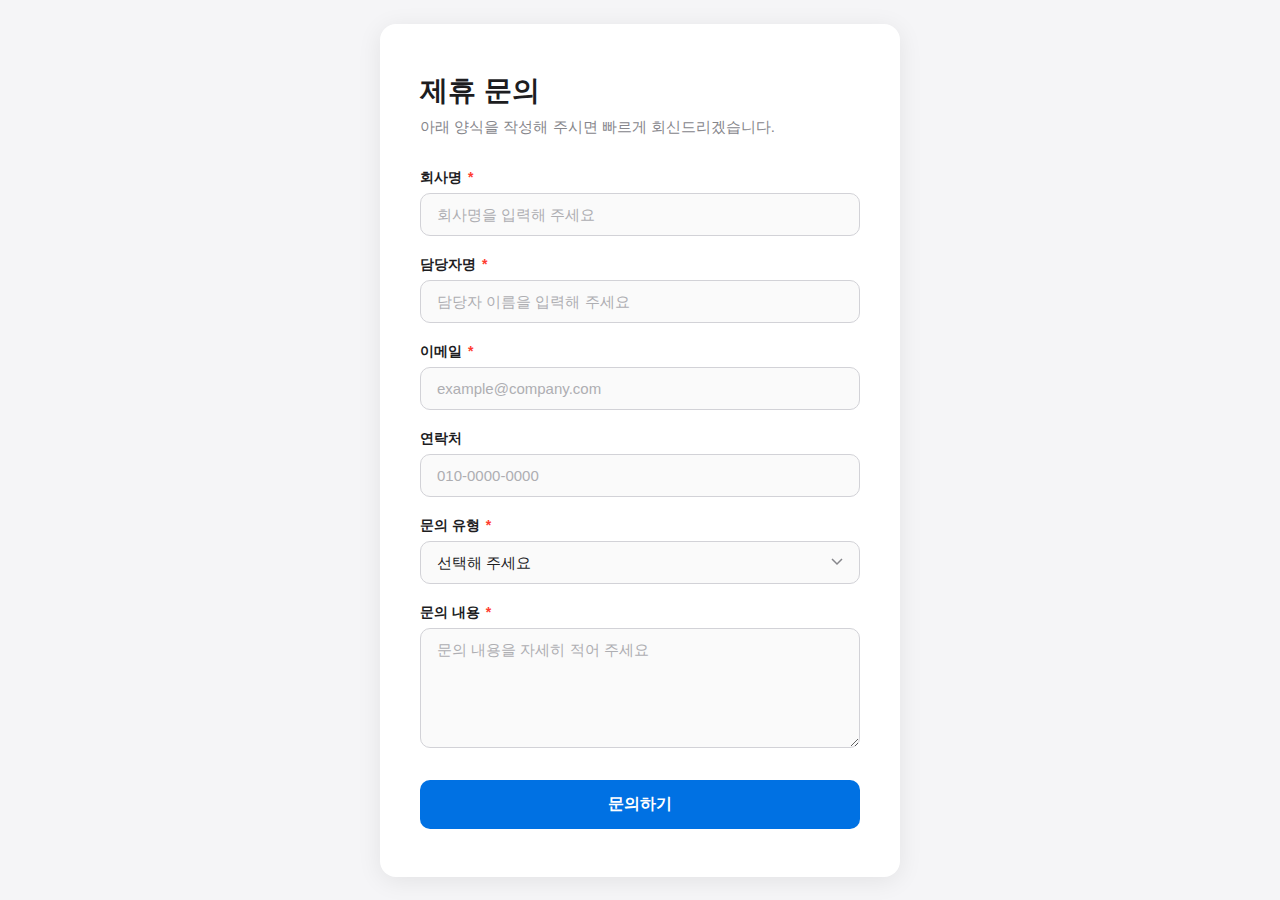
<file: contact.html>
<!DOCTYPE html>
<html lang="ko">
<head>
    <!-- Google tag (gtag.js) -->
    <script async src="https://www.googletagmanager.com/gtag/js?id=G-44S53ER43X"></script>
    <script>
      window.dataLayer = window.dataLayer || [];
      function gtag(){dataLayer.push(arguments);}
      gtag('js', new Date());
      gtag('config', 'G-44S53ER43X');
    </script>
    <!-- Microsoft Clarity -->
    <script type="text/javascript">
      (function(c,l,a,r,i,t,y){
          c[a]=c[a]||function(){(c[a].q=c[a].q||[]).push(arguments)};
          t=l.createElement(r);t.async=1;t.src="https://www.clarity.ms/tag/"+i;
          y=l.getElementsByTagName(r)[0];y.parentNode.insertBefore(t,y);
      })(window, document, "clarity", "script", "vi0ehtjhrx");
    </script>
    <meta charset="UTF-8">
    <meta name="viewport" content="width=device-width, initial-scale=1.0">
    <title>제휴 문의</title>
    <style>
        * {
            margin: 0;
            padding: 0;
            box-sizing: border-box;
        }

        body {
            font-family: 'Pretendard', -apple-system, BlinkMacSystemFont, 'Segoe UI', sans-serif;
            background: #f5f5f7;
            min-height: 100vh;
            display: flex;
            align-items: center;
            justify-content: center;
            padding: 20px;
        }

        .form-container {
            background: #fff;
            border-radius: 16px;
            box-shadow: 0 4px 24px rgba(0, 0, 0, 0.08);
            padding: 48px 40px;
            width: 100%;
            max-width: 520px;
        }

        h1 {
            font-size: 28px;
            font-weight: 700;
            color: #1d1d1f;
            margin-bottom: 8px;
        }

        .subtitle {
            font-size: 15px;
            color: #86868b;
            margin-bottom: 32px;
        }

        .form-group {
            margin-bottom: 20px;
        }

        label {
            display: block;
            font-size: 14px;
            font-weight: 600;
            color: #1d1d1f;
            margin-bottom: 6px;
        }

        label .required {
            color: #ff3b30;
            margin-left: 2px;
        }

        input, select, textarea {
            width: 100%;
            padding: 12px 16px;
            border: 1.5px solid #d2d2d7;
            border-radius: 10px;
            font-size: 15px;
            color: #1d1d1f;
            background: #fafafa;
            transition: border-color 0.2s, box-shadow 0.2s;
            font-family: inherit;
        }

        input:focus, select:focus, textarea:focus {
            outline: none;
            border-color: #0071e3;
            box-shadow: 0 0 0 3px rgba(0, 113, 227, 0.15);
            background: #fff;
        }

        input::placeholder, textarea::placeholder {
            color: #aeaeb2;
        }

        textarea {
            resize: vertical;
            min-height: 120px;
        }

        select {
            appearance: none;
            background-image: url("data:image/svg+xml,%3Csvg xmlns='http://www.w3.org/2000/svg' width='12' height='8'%3E%3Cpath d='M1 1l5 5 5-5' stroke='%2386868b' stroke-width='1.5' fill='none'/%3E%3C/svg%3E");
            background-repeat: no-repeat;
            background-position: right 16px center;
            cursor: pointer;
        }

        button[type="submit"] {
            width: 100%;
            padding: 14px;
            background: #0071e3;
            color: #fff;
            border: none;
            border-radius: 10px;
            font-size: 16px;
            font-weight: 600;
            cursor: pointer;
            transition: background 0.2s;
            margin-top: 8px;
        }

        button[type="submit"]:hover {
            background: #0077ed;
        }

        button[type="submit"]:active {
            background: #006edb;
            transform: scale(0.99);
        }

        @media (max-width: 560px) {
            .form-container {
                padding: 32px 24px;
            }

            h1 {
                font-size: 24px;
            }
        }
    </style>
</head>
<body>
    <div class="form-container">
        <h1>제휴 문의</h1>
        <p class="subtitle">아래 양식을 작성해 주시면 빠르게 회신드리겠습니다.</p>

        <form action="https://formspree.io/f/mykdwdgl" method="POST">
            <div class="form-group">
                <label>회사명 <span class="required">*</span></label>
                <input type="text" name="company" placeholder="회사명을 입력해 주세요" required>
            </div>

            <div class="form-group">
                <label>담당자명 <span class="required">*</span></label>
                <input type="text" name="name" placeholder="담당자 이름을 입력해 주세요" required>
            </div>

            <div class="form-group">
                <label>이메일 <span class="required">*</span></label>
                <input type="email" name="email" placeholder="example@company.com" required>
            </div>

            <div class="form-group">
                <label>연락처</label>
                <input type="tel" name="phone" placeholder="010-0000-0000">
            </div>

            <div class="form-group">
                <label>문의 유형 <span class="required">*</span></label>
                <select name="inquiry_type" required>
                    <option value="" disabled selected>선택해 주세요</option>
                    <option value="제휴 제안">제휴 제안</option>
                    <option value="광고 문의">광고 문의</option>
                    <option value="API 연동">API 연동</option>
                    <option value="기타">기타</option>
                </select>
            </div>

            <div class="form-group">
                <label>문의 내용 <span class="required">*</span></label>
                <textarea name="message" placeholder="문의 내용을 자세히 적어 주세요" required></textarea>
            </div>

            <button type="submit">문의하기</button>
        </form>
    </div>
</body>
</html>
</file>
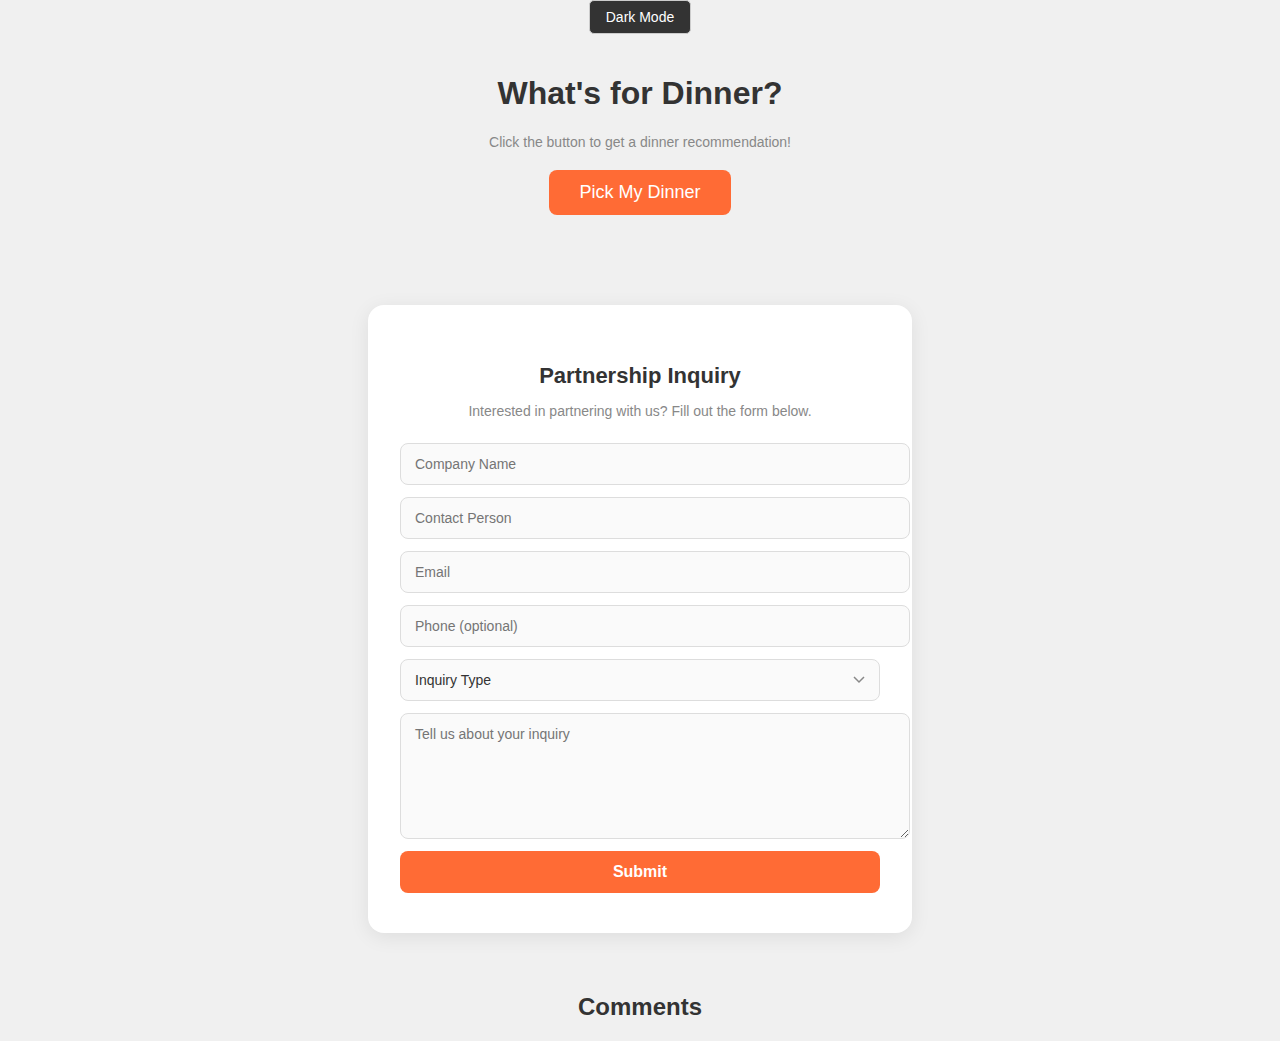
<file: dinner-en.html>
<!DOCTYPE html>
<html lang="en">
<head>
    <!-- Google tag (gtag.js) -->
    <script async src="https://www.googletagmanager.com/gtag/js?id=G-44S53ER43X"></script>
    <script>
      window.dataLayer = window.dataLayer || [];
      function gtag(){dataLayer.push(arguments);}
      gtag('js', new Date());
      gtag('config', 'G-44S53ER43X');
    </script>
    <!-- Microsoft Clarity -->
    <script type="text/javascript">
      (function(c,l,a,r,i,t,y){
          c[a]=c[a]||function(){(c[a].q=c[a].q||[]).push(arguments)};
          t=l.createElement(r);t.async=1;t.src="https://www.clarity.ms/tag/"+i;
          y=l.getElementsByTagName(r)[0];y.parentNode.insertBefore(t,y);
      })(window, document, "clarity", "script", "vi0ehtjhrx");
    </script>
    <meta charset="UTF-8">
    <meta name="viewport" content="width=device-width, initial-scale=1.0">
    <title>Tonight's Dinner Picker</title>
    <link rel="stylesheet" href="dinner-en-style.css">
</head>
<body>
    <div class="container">
        <button id="theme-btn">Dark Mode</button>
        <h1>What's for Dinner?</h1>
        <p class="subtitle">Click the button to get a dinner recommendation!</p>
        <button id="generate-btn">Pick My Dinner</button>
        <div id="result-container" class="result-container"></div>
    </div>

    <div class="contact-section">
        <h2>Partnership Inquiry</h2>
        <p class="contact-subtitle">Interested in partnering with us? Fill out the form below.</p>
        <form action="https://formspree.io/f/mykdwdgl" method="POST" class="contact-form">
            <input type="text" name="company" placeholder="Company Name" required>
            <input type="text" name="name" placeholder="Contact Person" required>
            <input type="email" name="email" placeholder="Email" required>
            <input type="tel" name="phone" placeholder="Phone (optional)">
            <select name="inquiry_type" required>
                <option value="" disabled selected>Inquiry Type</option>
                <option value="Partnership">Partnership</option>
                <option value="Advertising">Advertising</option>
                <option value="API Integration">API Integration</option>
                <option value="Other">Other</option>
            </select>
            <textarea name="message" placeholder="Tell us about your inquiry" required></textarea>
            <button type="submit" class="contact-btn">Submit</button>
        </form>
    </div>

    <div class="disqus-section">
        <h2>Comments</h2>
        <div id="disqus_thread"></div>
        <script>
            var disqus_config = function () {
                this.page.url = 'https://pyungkang3.github.io/product-builder0/dinner-en.html';
                this.page.identifier = 'dinner-en';
            };
            (function() {
                var d = document, s = d.createElement('script');
                s.src = 'https://notion-joa.disqus.com/embed.js';
                s.setAttribute('data-timestamp', +new Date());
                (d.head || d.body).appendChild(s);
            })();
        </script>
        <noscript>Please enable JavaScript to view the <a href="https://disqus.com/?ref_noscript">comments powered by Disqus.</a></noscript>
    </div>

    <script src="dinner-en-main.js"></script>
</body>
</html>
</file>
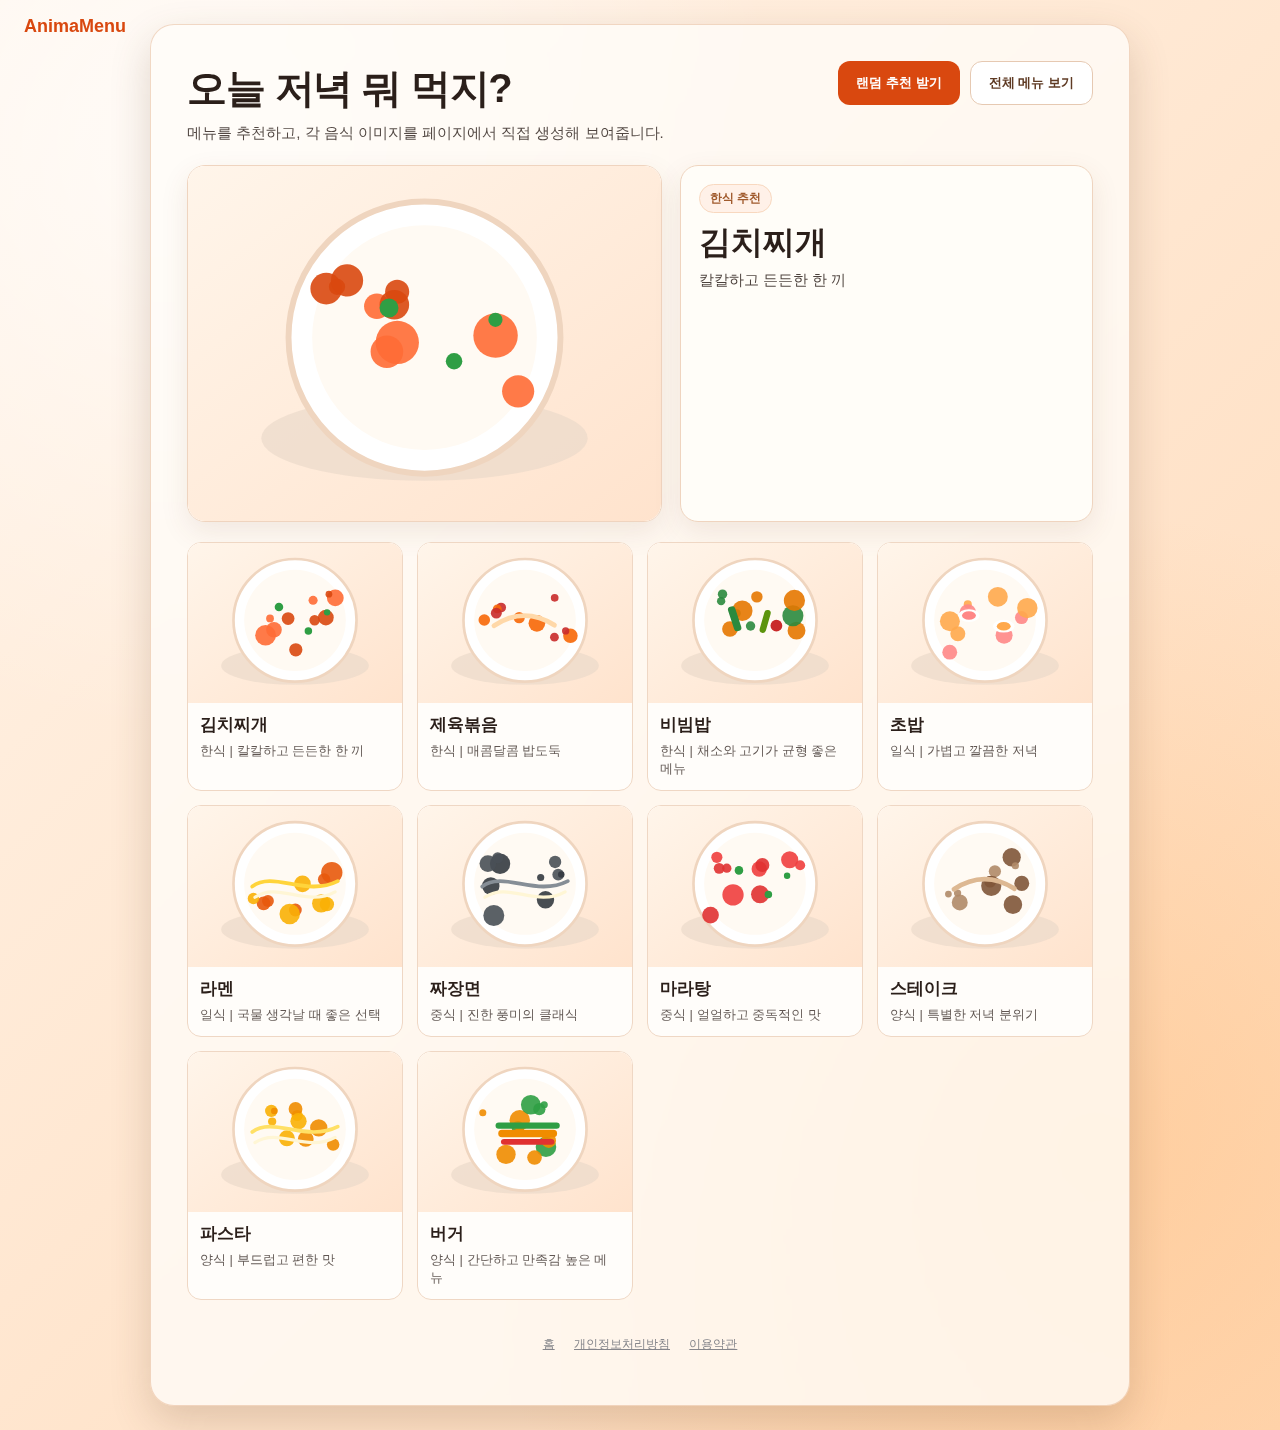
<file: dinner-image.html>
<!DOCTYPE html>
<html lang="ko">
<head>
  <meta charset="UTF-8">
  <meta name="viewport" content="width=device-width, initial-scale=1.0">
  <title>저녁 메뉴 추천 갤러리 | 오늘 저녁 뭐 먹지? - AnimaMenu</title>
  <link rel="icon" href="favicon.ico" type="image/x-icon">
  <link rel="canonical" href="https://joa.chat/dinner-image.html">
  <meta name="description" content="오늘 저녁 뭐 먹지? 한식, 일식, 중식, 양식 메뉴를 랜덤으로 추천받고 AI가 생성한 음식 이미지를 확인하세요. 매일 새로운 저녁 메뉴 추천 갤러리.">
  <meta name="keywords" content="저녁 메뉴 추천, 오늘 저녁 뭐 먹지, 랜덤 메뉴, 메뉴 추천 갤러리, 한식 메뉴, 양식 메뉴, 일식 메뉴, 중식 메뉴">
  <meta name="robots" content="index, follow">
  <meta name="author" content="AnimaMenu">
  <meta name="theme-color" content="#d9480f">

  <!-- Open Graph -->
  <meta property="og:title" content="저녁 메뉴 추천 갤러리 - 오늘 저녁 뭐 먹지?">
  <meta property="og:description" content="한식, 일식, 중식, 양식 메뉴를 랜덤으로 추천받고 AI가 생성한 음식 이미지를 확인하세요!">
  <meta property="og:type" content="website">
  <meta property="og:url" content="https://joa.chat/dinner-image.html">
  <meta property="og:site_name" content="AnimaMenu">
  <meta property="og:locale" content="ko_KR">
  <meta property="og:image" content="https://joa.chat/favicon.ico">

  <!-- Twitter Card -->
  <meta name="twitter:card" content="summary">
  <meta name="twitter:title" content="저녁 메뉴 추천 갤러리 - 오늘 저녁 뭐 먹지?">
  <meta name="twitter:description" content="한식, 일식, 중식, 양식 메뉴를 랜덤으로 추천받고 AI 음식 이미지를 확인하세요!">
  <meta name="twitter:image" content="https://joa.chat/favicon.ico">

  <!-- JSON-LD Structured Data -->
  <script type="application/ld+json">
  {
    "@context": "https://schema.org",
    "@type": "WebApplication",
    "name": "저녁 메뉴 추천 갤러리",
    "url": "https://joa.chat/dinner-image.html",
    "description": "한식, 일식, 중식, 양식 메뉴를 랜덤으로 추천받고 AI가 생성한 음식 이미지를 확인할 수 있는 서비스",
    "applicationCategory": "EntertainmentApplication",
    "operatingSystem": "Web Browser",
    "offers": {
      "@type": "Offer",
      "price": "0",
      "priceCurrency": "KRW"
    },
    "inLanguage": "ko"
  }
  </script>
  <script type="application/ld+json">
  {
    "@context": "https://schema.org",
    "@type": "BreadcrumbList",
    "itemListElement": [
      {
        "@type": "ListItem",
        "position": 1,
        "name": "홈",
        "item": "https://joa.chat/index.html"
      },
      {
        "@type": "ListItem",
        "position": 2,
        "name": "메뉴 갤러리",
        "item": "https://joa.chat/dinner-image.html"
      }
    ]
  }
  </script>

    <!-- Google tag (gtag.js) -->
    <script async src="https://www.googletagmanager.com/gtag/js?id=G-44S53ER43X"></script>
    <script>
      window.dataLayer = window.dataLayer || [];
      function gtag(){dataLayer.push(arguments);}
      gtag('js', new Date());
      gtag('config', 'G-44S53ER43X');
    </script>
    <!-- Microsoft Clarity -->
    <script type="text/javascript">
      (function(c,l,a,r,i,t,y){
          c[a]=c[a]||function(){(c[a].q=c[a].q||[]).push(arguments)};
          t=l.createElement(r);t.async=1;t.src="https://www.clarity.ms/tag/"+i;
          y=l.getElementsByTagName(r)[0];y.parentNode.insertBefore(t,y);
      })(window, document, "clarity", "script", "vi0ehtjhrx");
    </script>
  <style>
    :root {
      --bg-1: #fff5eb;
      --bg-2: #ffd8b5;
      --ink: #2b1f1a;
      --card: #fffdf8;
      --accent: #d9480f;
      --accent-2: #ff922b;
      --shadow: 0 16px 40px rgba(101, 63, 35, 0.2);
    }

    * { box-sizing: border-box; }

    body {
      margin: 0;
      min-height: 100vh;
      font-family: "SUIT Variable", "Noto Sans KR", "Apple SD Gothic Neo", sans-serif;
      color: var(--ink);
      background:
        radial-gradient(circle at 15% 10%, rgba(255, 255, 255, 0.7), transparent 35%),
        radial-gradient(circle at 85% 80%, rgba(255, 179, 102, 0.35), transparent 40%),
        linear-gradient(135deg, var(--bg-1), var(--bg-2));
      display: flex;
      align-items: center;
      justify-content: center;
      padding: 24px;
    }

    .app {
      width: min(980px, 100%);
      background: rgba(255, 253, 248, 0.78);
      backdrop-filter: blur(4px);
      border: 1px solid rgba(215, 145, 98, 0.35);
      border-radius: 24px;
      box-shadow: var(--shadow);
      padding: clamp(20px, 3vw, 36px);
    }

    .header {
      display: flex;
      justify-content: space-between;
      align-items: flex-start;
      gap: 16px;
      flex-wrap: wrap;
      margin-bottom: 22px;
    }

    h1 {
      margin: 0;
      font-size: clamp(26px, 5vw, 40px);
      letter-spacing: -0.03em;
    }

    .desc {
      margin: 8px 0 0;
      font-size: 15px;
      opacity: 0.82;
    }

    .actions {
      display: flex;
      gap: 10px;
      flex-wrap: wrap;
    }

    button {
      border: none;
      border-radius: 12px;
      padding: 12px 18px;
      font-weight: 700;
      cursor: pointer;
      transition: transform 0.15s ease, filter 0.2s ease;
    }

    button:hover { filter: brightness(1.04); }
    button:active { transform: translateY(1px) scale(0.99); }

    #pick-btn {
      background: var(--accent);
      color: #fff;
    }

    #all-btn {
      background: #fff;
      color: #5f3b24;
      border: 1px solid #e6c9b2;
    }

    .featured {
      display: grid;
      grid-template-columns: 1.15fr 1fr;
      gap: 18px;
      margin-bottom: 20px;
    }

    .card {
      background: var(--card);
      border: 1px solid #efd4bf;
      border-radius: 18px;
      overflow: hidden;
      box-shadow: 0 10px 28px rgba(117, 71, 35, 0.1);
    }

    .img-wrap {
      width: 100%;
      aspect-ratio: 4 / 3;
      overflow: hidden;
      background: #fff;
    }

    .img-wrap img {
      width: 100%;
      height: 100%;
      object-fit: cover;
      display: block;
    }

    .featured-info {
      padding: 18px;
    }

    .badge {
      display: inline-block;
      font-size: 12px;
      font-weight: 700;
      color: #a05a2c;
      background: #fff1e8;
      border: 1px solid #f8d8bf;
      border-radius: 999px;
      padding: 5px 10px;
      margin-bottom: 10px;
    }

    #picked-name {
      margin: 0;
      font-size: clamp(24px, 3.5vw, 32px);
      line-height: 1.2;
    }

    #picked-note {
      margin: 10px 0 0;
      font-size: 15px;
      opacity: 0.84;
    }

    .grid {
      display: grid;
      grid-template-columns: repeat(auto-fit, minmax(210px, 1fr));
      gap: 14px;
    }

    .menu-item {
      border: 1px solid #efd7c4;
      border-radius: 14px;
      overflow: hidden;
      background: #fffdfa;
      animation: reveal 0.45s ease both;
    }

    .menu-item .meta {
      padding: 10px 12px 12px;
    }

    .menu-item h3 {
      margin: 0;
      font-size: 17px;
    }

    .menu-item p {
      margin: 6px 0 0;
      font-size: 13px;
      opacity: 0.75;
    }

    @keyframes reveal {
      from { opacity: 0; transform: translateY(8px); }
      to { opacity: 1; transform: translateY(0); }
    }

    @media (max-width: 820px) {
      .featured { grid-template-columns: 1fr; }
    }
  </style>
</head>
<body>
  <header style="position:absolute;top:16px;left:24px;z-index:10;">
    <nav aria-label="사이트 내비게이션">
      <a href="index.html" style="font-size:18px;font-weight:800;color:#d9480f;text-decoration:none;">AnimaMenu</a>
    </nav>
  </header>

  <main class="app">
    <section class="header">
      <div>
        <h1>오늘 저녁 뭐 먹지?</h1>
        <p class="desc">메뉴를 추천하고, 각 음식 이미지를 페이지에서 직접 생성해 보여줍니다.</p>
      </div>
      <div class="actions">
        <button id="pick-btn" type="button">랜덤 추천 받기</button>
        <button id="all-btn" type="button">전체 메뉴 보기</button>
      </div>
    </section>

    <section class="featured">
      <article class="card">
        <div class="img-wrap">
          <img id="picked-image" alt="추천 메뉴 이미지">
        </div>
      </article>
      <article class="card featured-info">
        <span class="badge" id="picked-cat">추천 메뉴</span>
        <h2 id="picked-name">버튼을 눌러 저녁 메뉴를 추천받아보세요.</h2>
        <p id="picked-note">한식, 일식, 중식, 양식 메뉴와 이미지를 함께 제공합니다.</p>
      </article>
    </section>

    <section id="grid" class="grid" aria-live="polite"></section>

    <footer style="text-align:center;padding:16px;font-size:12px;color:#86868b;margin-top:20px;">
      <a href="index.html" style="color:#86868b;margin:0 8px;">홈</a>
      <a href="privacy.html" style="color:#86868b;margin:0 8px;">개인정보처리방침</a>
      <a href="terms.html" style="color:#86868b;margin:0 8px;">이용약관</a>
    </footer>
  </main>

  <script>
    const menus = [
      { name: "김치찌개", category: "한식", mood: "칼칼하고 든든한 한 끼", colors: ["#d9480f", "#ff6b35", "#ffb48f"], garnish: "pepper" },
      { name: "제육볶음", category: "한식", mood: "매콤달콤 밥도둑", colors: ["#c92a2a", "#f76707", "#ffd8a8"], garnish: "strips" },
      { name: "비빔밥", category: "한식", mood: "채소와 고기가 균형 좋은 메뉴", colors: ["#2b8a3e", "#e67700", "#c2255c"], garnish: "veggie" },
      { name: "초밥", category: "일식", mood: "가볍고 깔끔한 저녁", colors: ["#ff8787", "#ffa94d", "#74c0fc"], garnish: "slices" },
      { name: "라멘", category: "일식", mood: "국물 생각날 때 좋은 선택", colors: ["#fab005", "#e8590c", "#ffd43b"], garnish: "noodle" },
      { name: "짜장면", category: "중식", mood: "진한 풍미의 클래식", colors: ["#343a40", "#495057", "#868e96"], garnish: "noodle" },
      { name: "마라탕", category: "중식", mood: "얼얼하고 중독적인 맛", colors: ["#e03131", "#f03e3e", "#ff922b"], garnish: "pepper" },
      { name: "스테이크", category: "양식", mood: "특별한 저녁 분위기", colors: ["#7f5539", "#b08968", "#ddb892"], garnish: "strips" },
      { name: "파스타", category: "양식", mood: "부드럽고 편한 맛", colors: ["#f08c00", "#fab005", "#ffe066"], garnish: "noodle" },
      { name: "버거", category: "양식", mood: "간단하고 만족감 높은 메뉴", colors: ["#2f9e44", "#f08c00", "#e03131"], garnish: "layers" }
    ];

    const pickBtn = document.getElementById("pick-btn");
    const allBtn = document.getElementById("all-btn");
    const pickedImage = document.getElementById("picked-image");
    const pickedName = document.getElementById("picked-name");
    const pickedCat = document.getElementById("picked-cat");
    const pickedNote = document.getElementById("picked-note");
    const grid = document.getElementById("grid");

    function seededRandom(seed) {
      let t = seed + 0x6d2b79f5;
      t = Math.imul(t ^ (t >>> 15), t | 1);
      t ^= t + Math.imul(t ^ (t >>> 7), t | 61);
      return ((t ^ (t >>> 14)) >>> 0) / 4294967296;
    }

    function makeDishSvg(menu, seedOffset = 0) {
      const [c1, c2, c3] = menu.colors;
      const seedBase = menu.name.split("").reduce((a, ch) => a + ch.charCodeAt(0), 0) + seedOffset;

      let toppings = "";
      for (let i = 0; i < 10; i++) {
        const r1 = seededRandom(seedBase + i * 13);
        const r2 = seededRandom(seedBase + i * 31);
        const x = 115 + r1 * 170;
        const y = 95 + r2 * 110;
        const radius = 6 + seededRandom(seedBase + i * 41) * 14;
        toppings += `<circle cx="${x.toFixed(1)}" cy="${y.toFixed(1)}" r="${radius.toFixed(1)}" fill="${i % 2 ? c2 : c1}" opacity="0.9"/>`;
      }

      let garnish = "";
      if (menu.garnish === "noodle") {
        garnish = `<path d="M120 150 C160 120, 220 170, 280 140" stroke="${c3}" stroke-width="7" fill="none" stroke-linecap="round"/>
                   <path d="M125 170 C170 140, 220 190, 275 160" stroke="#fff6d5" stroke-width="6" fill="none" stroke-linecap="round"/>`;
      } else if (menu.garnish === "pepper") {
        garnish = `<circle cx="170" cy="120" r="8" fill="#2f9e44"/><circle cx="225" cy="165" r="7" fill="#2f9e44"/><circle cx="260" cy="130" r="6" fill="#2f9e44"/>`;
      } else if (menu.garnish === "veggie") {
        garnish = `<rect x="155" y="118" width="14" height="48" rx="6" fill="#2b8a3e" transform="rotate(-18 162 142)"/>
                   <rect x="213" y="125" width="12" height="44" rx="6" fill="#5c940d" transform="rotate(16 219 147)"/>
                   <circle cx="240" cy="155" r="11" fill="#c92a2a"/>`;
      } else if (menu.garnish === "layers") {
        garnish = `<rect x="145" y="132" width="120" height="12" rx="6" fill="#2f9e44"/>
                   <rect x="150" y="146" width="110" height="14" rx="7" fill="#f08c00"/>
                   <rect x="155" y="163" width="100" height="11" rx="6" fill="#e03131"/>`;
      } else if (menu.garnish === "slices") {
        garnish = `<ellipse cx="170" cy="136" rx="20" ry="12" fill="#fff"/><ellipse cx="170" cy="136" rx="13" ry="8" fill="${c1}"/>
                   <ellipse cx="235" cy="156" rx="20" ry="12" fill="#fff"/><ellipse cx="235" cy="156" rx="13" ry="8" fill="${c2}"/>`;
      } else {
        garnish = `<path d="M142 155 Q198 118 255 154" stroke="${c3}" stroke-width="9" fill="none" stroke-linecap="round"/>`;
      }

      const svg = `
        <svg xmlns="http://www.w3.org/2000/svg" width="400" height="300" viewBox="0 0 400 300" role="img" aria-label="${menu.name} 일러스트">
          <defs>
            <linearGradient id="bg" x1="0" y1="0" x2="1" y2="1">
              <stop offset="0%" stop-color="#fff5ea"/>
              <stop offset="100%" stop-color="#ffe3cd"/>
            </linearGradient>
          </defs>
          <rect width="400" height="300" fill="url(#bg)"/>
          <ellipse cx="200" cy="230" rx="138" ry="36" fill="#e9d8c9" opacity="0.65"/>
          <circle cx="200" cy="145" r="115" fill="#fff" stroke="#efd5bf" stroke-width="5"/>
          <circle cx="200" cy="145" r="95" fill="#fffaf3"/>
          ${toppings}
          ${garnish}
        </svg>`;

      return `data:image/svg+xml;charset=UTF-8,${encodeURIComponent(svg)}`;
    }

    function renderFeatured(menu) {
      pickedImage.src = makeDishSvg(menu, Date.now() % 997);
      pickedImage.alt = `${menu.name} 생성 이미지`;
      pickedCat.textContent = `${menu.category} 추천`;
      pickedName.textContent = menu.name;
      pickedNote.textContent = menu.mood;
    }

    function renderGrid() {
      grid.innerHTML = "";
      menus.forEach((menu, idx) => {
        const el = document.createElement("article");
        el.className = "menu-item";
        el.style.animationDelay = `${idx * 0.04}s`;
        el.innerHTML = `
          <div class="img-wrap"><img src="${makeDishSvg(menu, idx)}" alt="${menu.name} 생성 이미지"></div>
          <div class="meta">
            <h3>${menu.name}</h3>
            <p>${menu.category} | ${menu.mood}</p>
          </div>
        `;
        grid.appendChild(el);
      });
    }

    pickBtn.addEventListener("click", () => {
      const pick = menus[Math.floor(Math.random() * menus.length)];
      renderFeatured(pick);
    });

    allBtn.addEventListener("click", renderGrid);

    renderFeatured(menus[0]);
    renderGrid();
  </script>
</body>
</html>
</file>
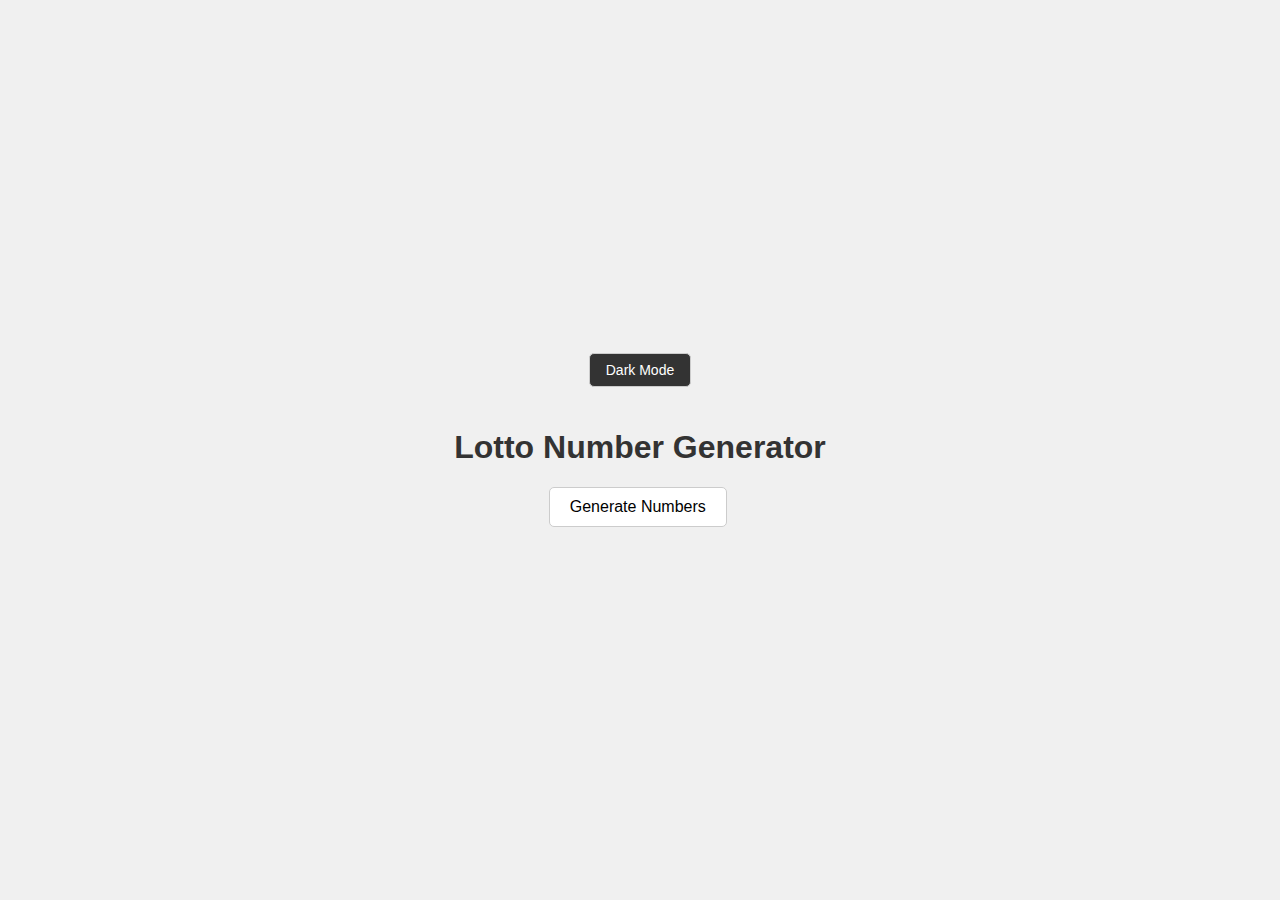
<file: lotto.html>
<!DOCTYPE html>
<html lang="en">
<head>
    <!-- Google tag (gtag.js) -->
    <script async src="https://www.googletagmanager.com/gtag/js?id=G-44S53ER43X"></script>
    <script>
      window.dataLayer = window.dataLayer || [];
      function gtag(){dataLayer.push(arguments);}
      gtag('js', new Date());
      gtag('config', 'G-44S53ER43X');
    </script>
    <meta charset="UTF-8">
    <meta name="viewport" content="width=device-width, initial-scale=1.0">
    <title>Lotto Number Generator</title>
    <link rel="stylesheet" href="lotto-style.css">
</head>
<body>
    <div class="container">
        <button id="theme-btn">Dark Mode</button>
        <h1>Lotto Number Generator</h1>
        <button id="generate-btn">Generate Numbers</button>
        <div id="numbers-container" class="numbers-container"></div>
    </div>
    <script src="lotto-main.js"></script>
</body>
</html>
</file>
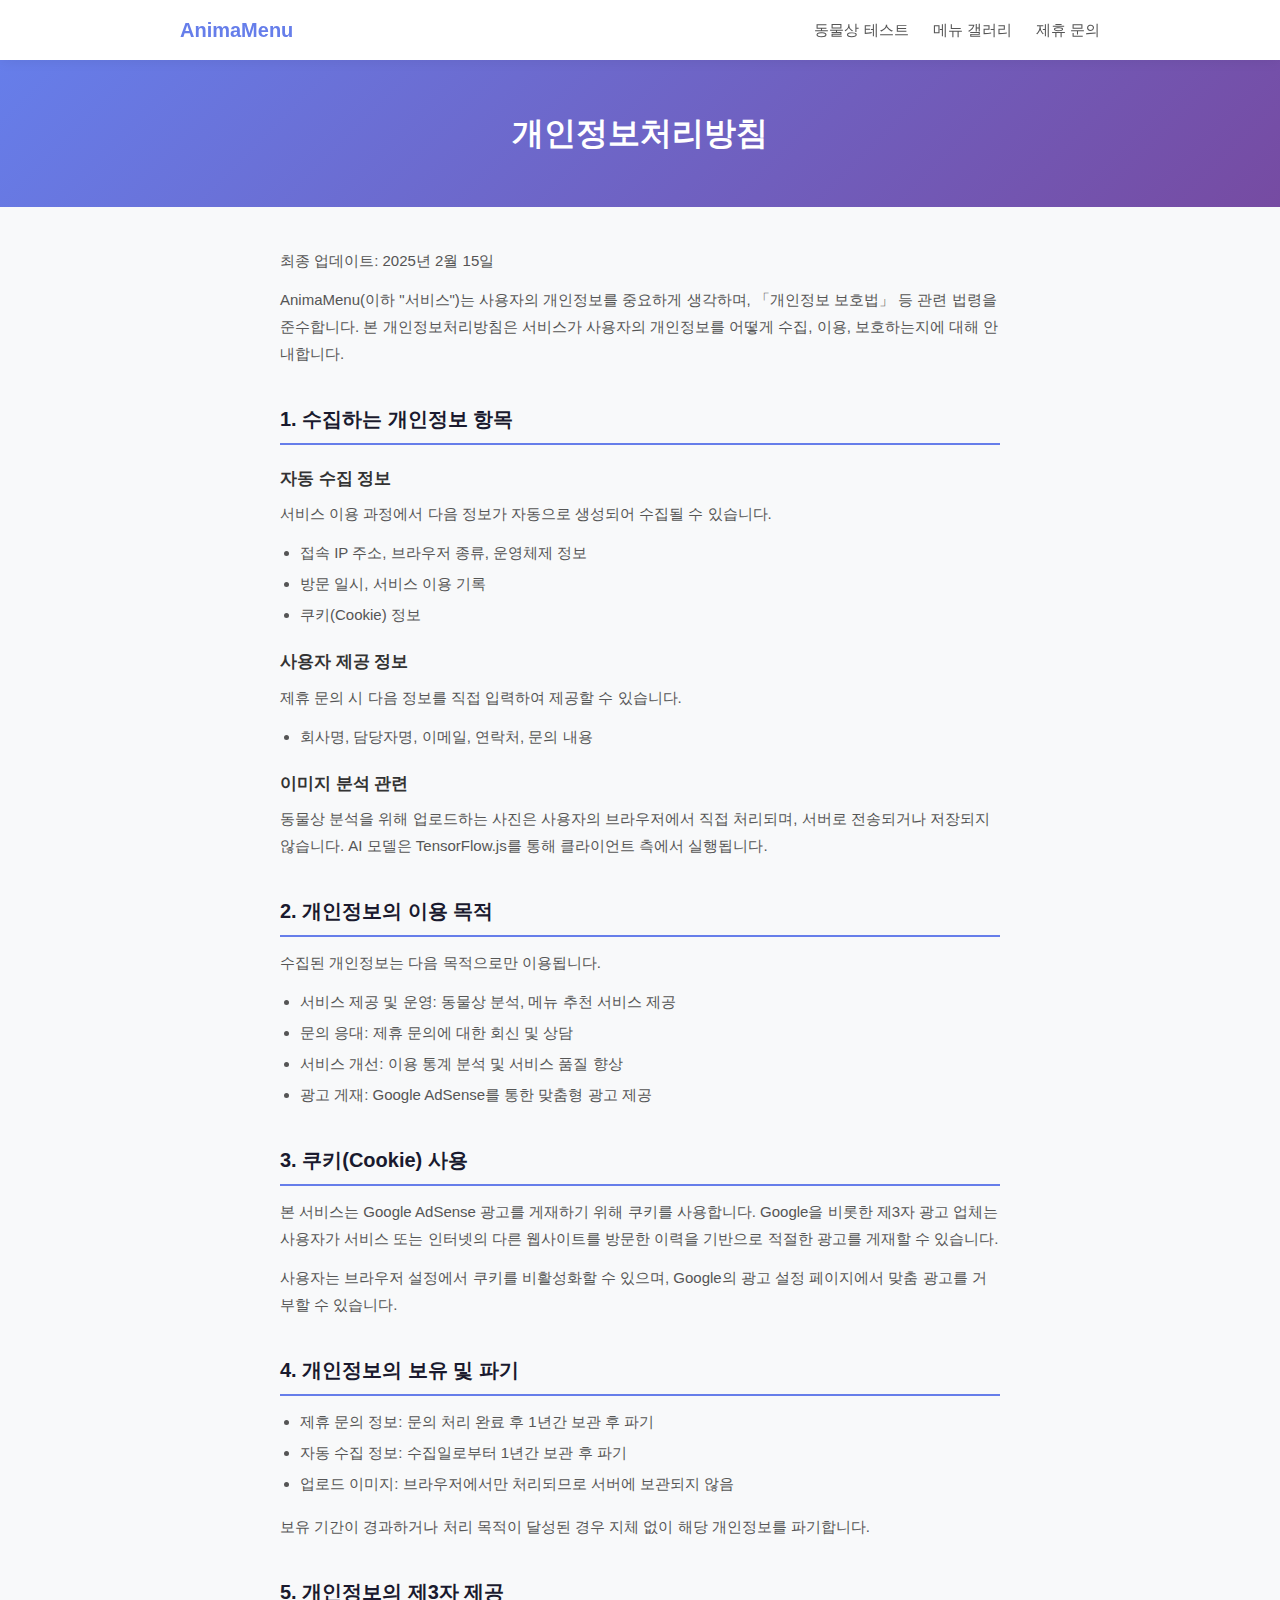
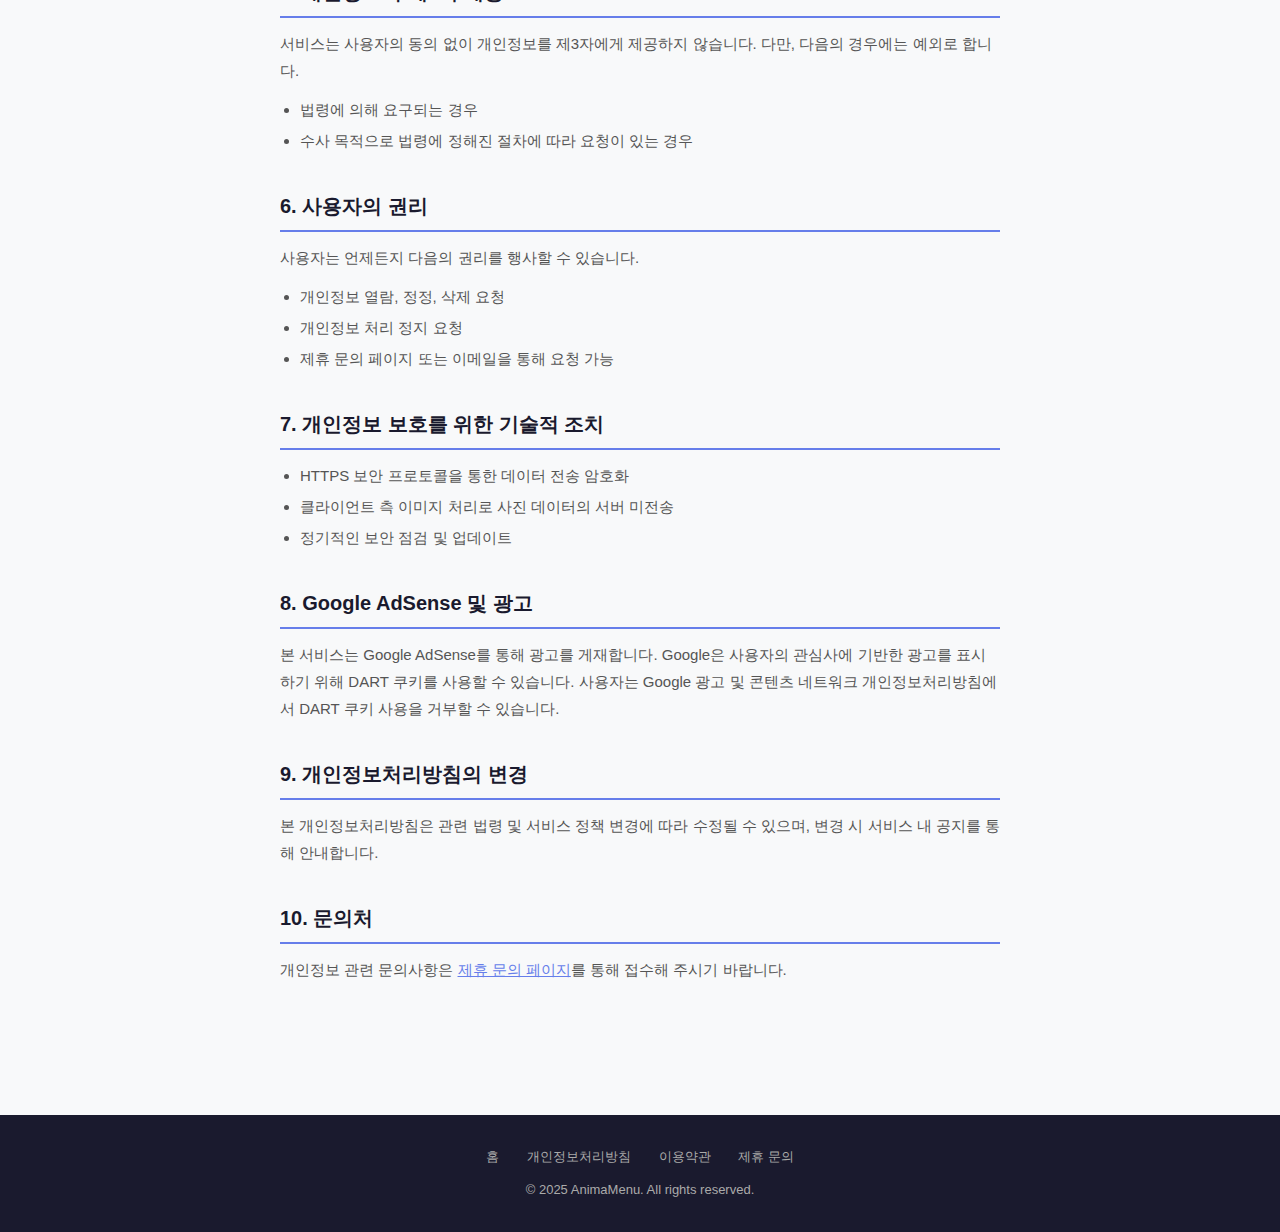
<file: privacy.html>
<!DOCTYPE html>
<html lang="ko">
<head>
    <!-- Google tag (gtag.js) -->
    <script async src="https://www.googletagmanager.com/gtag/js?id=G-44S53ER43X"></script>
    <script>
      window.dataLayer = window.dataLayer || [];
      function gtag(){dataLayer.push(arguments);}
      gtag('js', new Date());
      gtag('config', 'G-44S53ER43X');
    </script>
    <!-- Microsoft Clarity -->
    <script type="text/javascript">
      (function(c,l,a,r,i,t,y){
          c[a]=c[a]||function(){(c[a].q=c[a].q||[]).push(arguments)};
          t=l.createElement(r);t.async=1;t.src="https://www.clarity.ms/tag/"+i;
          y=l.getElementsByTagName(r)[0];y.parentNode.insertBefore(t,y);
      })(window, document, "clarity", "script", "vi0ehtjhrx");
    </script>
    <meta charset="UTF-8">
    <meta name="viewport" content="width=device-width, initial-scale=1.0">
    <meta name="description" content="AnimaMenu 개인정보처리방침 - 사용자의 개인정보를 어떻게 수집, 이용, 보호하는지 안내합니다.">
    <title>개인정보처리방침 | AnimaMenu</title>
    <style>
        * { margin: 0; padding: 0; box-sizing: border-box; }
        body {
            font-family: 'Pretendard', -apple-system, BlinkMacSystemFont, 'Segoe UI', sans-serif;
            background: #f8f9fa; color: #333; line-height: 1.6;
        }
        .nav { background: #fff; box-shadow: 0 2px 12px rgba(0,0,0,0.06); position: sticky; top: 0; z-index: 100; }
        .nav-inner { max-width: 960px; margin: 0 auto; padding: 0 20px; display: flex; align-items: center; justify-content: space-between; height: 60px; }
        .nav-logo { font-size: 20px; font-weight: 800; color: #667eea; text-decoration: none; }
        .nav-links { display: flex; gap: 24px; list-style: none; }
        .nav-links a { text-decoration: none; color: #555; font-size: 15px; font-weight: 500; transition: color 0.2s; }
        .nav-links a:hover { color: #667eea; }

        .page-header { background: linear-gradient(135deg, #667eea 0%, #764ba2 100%); padding: 48px 20px; text-align: center; color: #fff; }
        .page-header h1 { font-size: 32px; font-weight: 800; }

        .content { max-width: 760px; margin: 40px auto; padding: 0 20px 60px; }
        .content h2 { font-size: 20px; font-weight: 700; color: #1a1a2e; margin: 36px 0 12px; padding-bottom: 8px; border-bottom: 2px solid #667eea; }
        .content h3 { font-size: 17px; font-weight: 600; color: #333; margin: 20px 0 8px; }
        .content p { font-size: 15px; color: #555; line-height: 1.8; margin-bottom: 12px; }
        .content ul { margin: 8px 0 16px 20px; }
        .content li { font-size: 15px; color: #555; line-height: 1.8; margin-bottom: 4px; }
        .update-date { font-size: 14px; color: #888; margin-bottom: 24px; }

        .footer { background: #1a1a2e; color: #aaa; padding: 32px 20px; text-align: center; font-size: 13px; margin-top: 60px; }
        .footer a { color: #aaa; text-decoration: none; margin: 0 12px; }
        .footer a:hover { color: #fff; }

        @media (max-width: 768px) {
            .page-header h1 { font-size: 24px; }
            .nav-links { gap: 16px; }
            .nav-links a { font-size: 13px; }
        }
    </style>
</head>
<body>
    <nav class="nav">
        <div class="nav-inner">
            <a href="index.html" class="nav-logo">AnimaMenu</a>
            <ul class="nav-links">
                <li><a href="index.html">동물상 테스트</a></li>
                <li><a href="dinner-image.html">메뉴 갤러리</a></li>
                <li><a href="contact.html">제휴 문의</a></li>
            </ul>
        </div>
    </nav>

    <div class="page-header">
        <h1>개인정보처리방침</h1>
    </div>

    <div class="content">
        <p class="update-date">최종 업데이트: 2025년 2월 15일</p>

        <p>AnimaMenu(이하 "서비스")는 사용자의 개인정보를 중요하게 생각하며, 「개인정보 보호법」 등 관련 법령을 준수합니다. 본 개인정보처리방침은 서비스가 사용자의 개인정보를 어떻게 수집, 이용, 보호하는지에 대해 안내합니다.</p>

        <h2>1. 수집하는 개인정보 항목</h2>
        <h3>자동 수집 정보</h3>
        <p>서비스 이용 과정에서 다음 정보가 자동으로 생성되어 수집될 수 있습니다.</p>
        <ul>
            <li>접속 IP 주소, 브라우저 종류, 운영체제 정보</li>
            <li>방문 일시, 서비스 이용 기록</li>
            <li>쿠키(Cookie) 정보</li>
        </ul>

        <h3>사용자 제공 정보</h3>
        <p>제휴 문의 시 다음 정보를 직접 입력하여 제공할 수 있습니다.</p>
        <ul>
            <li>회사명, 담당자명, 이메일, 연락처, 문의 내용</li>
        </ul>

        <h3>이미지 분석 관련</h3>
        <p>동물상 분석을 위해 업로드하는 사진은 사용자의 브라우저에서 직접 처리되며, 서버로 전송되거나 저장되지 않습니다. AI 모델은 TensorFlow.js를 통해 클라이언트 측에서 실행됩니다.</p>

        <h2>2. 개인정보의 이용 목적</h2>
        <p>수집된 개인정보는 다음 목적으로만 이용됩니다.</p>
        <ul>
            <li>서비스 제공 및 운영: 동물상 분석, 메뉴 추천 서비스 제공</li>
            <li>문의 응대: 제휴 문의에 대한 회신 및 상담</li>
            <li>서비스 개선: 이용 통계 분석 및 서비스 품질 향상</li>
            <li>광고 게재: Google AdSense를 통한 맞춤형 광고 제공</li>
        </ul>

        <h2>3. 쿠키(Cookie) 사용</h2>
        <p>본 서비스는 Google AdSense 광고를 게재하기 위해 쿠키를 사용합니다. Google을 비롯한 제3자 광고 업체는 사용자가 서비스 또는 인터넷의 다른 웹사이트를 방문한 이력을 기반으로 적절한 광고를 게재할 수 있습니다.</p>
        <p>사용자는 브라우저 설정에서 쿠키를 비활성화할 수 있으며, Google의 광고 설정 페이지에서 맞춤 광고를 거부할 수 있습니다.</p>

        <h2>4. 개인정보의 보유 및 파기</h2>
        <ul>
            <li>제휴 문의 정보: 문의 처리 완료 후 1년간 보관 후 파기</li>
            <li>자동 수집 정보: 수집일로부터 1년간 보관 후 파기</li>
            <li>업로드 이미지: 브라우저에서만 처리되므로 서버에 보관되지 않음</li>
        </ul>
        <p>보유 기간이 경과하거나 처리 목적이 달성된 경우 지체 없이 해당 개인정보를 파기합니다.</p>

        <h2>5. 개인정보의 제3자 제공</h2>
        <p>서비스는 사용자의 동의 없이 개인정보를 제3자에게 제공하지 않습니다. 다만, 다음의 경우에는 예외로 합니다.</p>
        <ul>
            <li>법령에 의해 요구되는 경우</li>
            <li>수사 목적으로 법령에 정해진 절차에 따라 요청이 있는 경우</li>
        </ul>

        <h2>6. 사용자의 권리</h2>
        <p>사용자는 언제든지 다음의 권리를 행사할 수 있습니다.</p>
        <ul>
            <li>개인정보 열람, 정정, 삭제 요청</li>
            <li>개인정보 처리 정지 요청</li>
            <li>제휴 문의 페이지 또는 이메일을 통해 요청 가능</li>
        </ul>

        <h2>7. 개인정보 보호를 위한 기술적 조치</h2>
        <ul>
            <li>HTTPS 보안 프로토콜을 통한 데이터 전송 암호화</li>
            <li>클라이언트 측 이미지 처리로 사진 데이터의 서버 미전송</li>
            <li>정기적인 보안 점검 및 업데이트</li>
        </ul>

        <h2>8. Google AdSense 및 광고</h2>
        <p>본 서비스는 Google AdSense를 통해 광고를 게재합니다. Google은 사용자의 관심사에 기반한 광고를 표시하기 위해 DART 쿠키를 사용할 수 있습니다. 사용자는 Google 광고 및 콘텐츠 네트워크 개인정보처리방침에서 DART 쿠키 사용을 거부할 수 있습니다.</p>

        <h2>9. 개인정보처리방침의 변경</h2>
        <p>본 개인정보처리방침은 관련 법령 및 서비스 정책 변경에 따라 수정될 수 있으며, 변경 시 서비스 내 공지를 통해 안내합니다.</p>

        <h2>10. 문의처</h2>
        <p>개인정보 관련 문의사항은 <a href="contact.html" style="color:#667eea;">제휴 문의 페이지</a>를 통해 접수해 주시기 바랍니다.</p>
    </div>

    <footer class="footer">
        <p>
            <a href="index.html">홈</a>
            <a href="privacy.html">개인정보처리방침</a>
            <a href="terms.html">이용약관</a>
            <a href="contact.html">제휴 문의</a>
        </p>
        <p style="margin-top: 12px;">&copy; 2025 AnimaMenu. All rights reserved.</p>
    </footer>
</body>
</html>
</file>
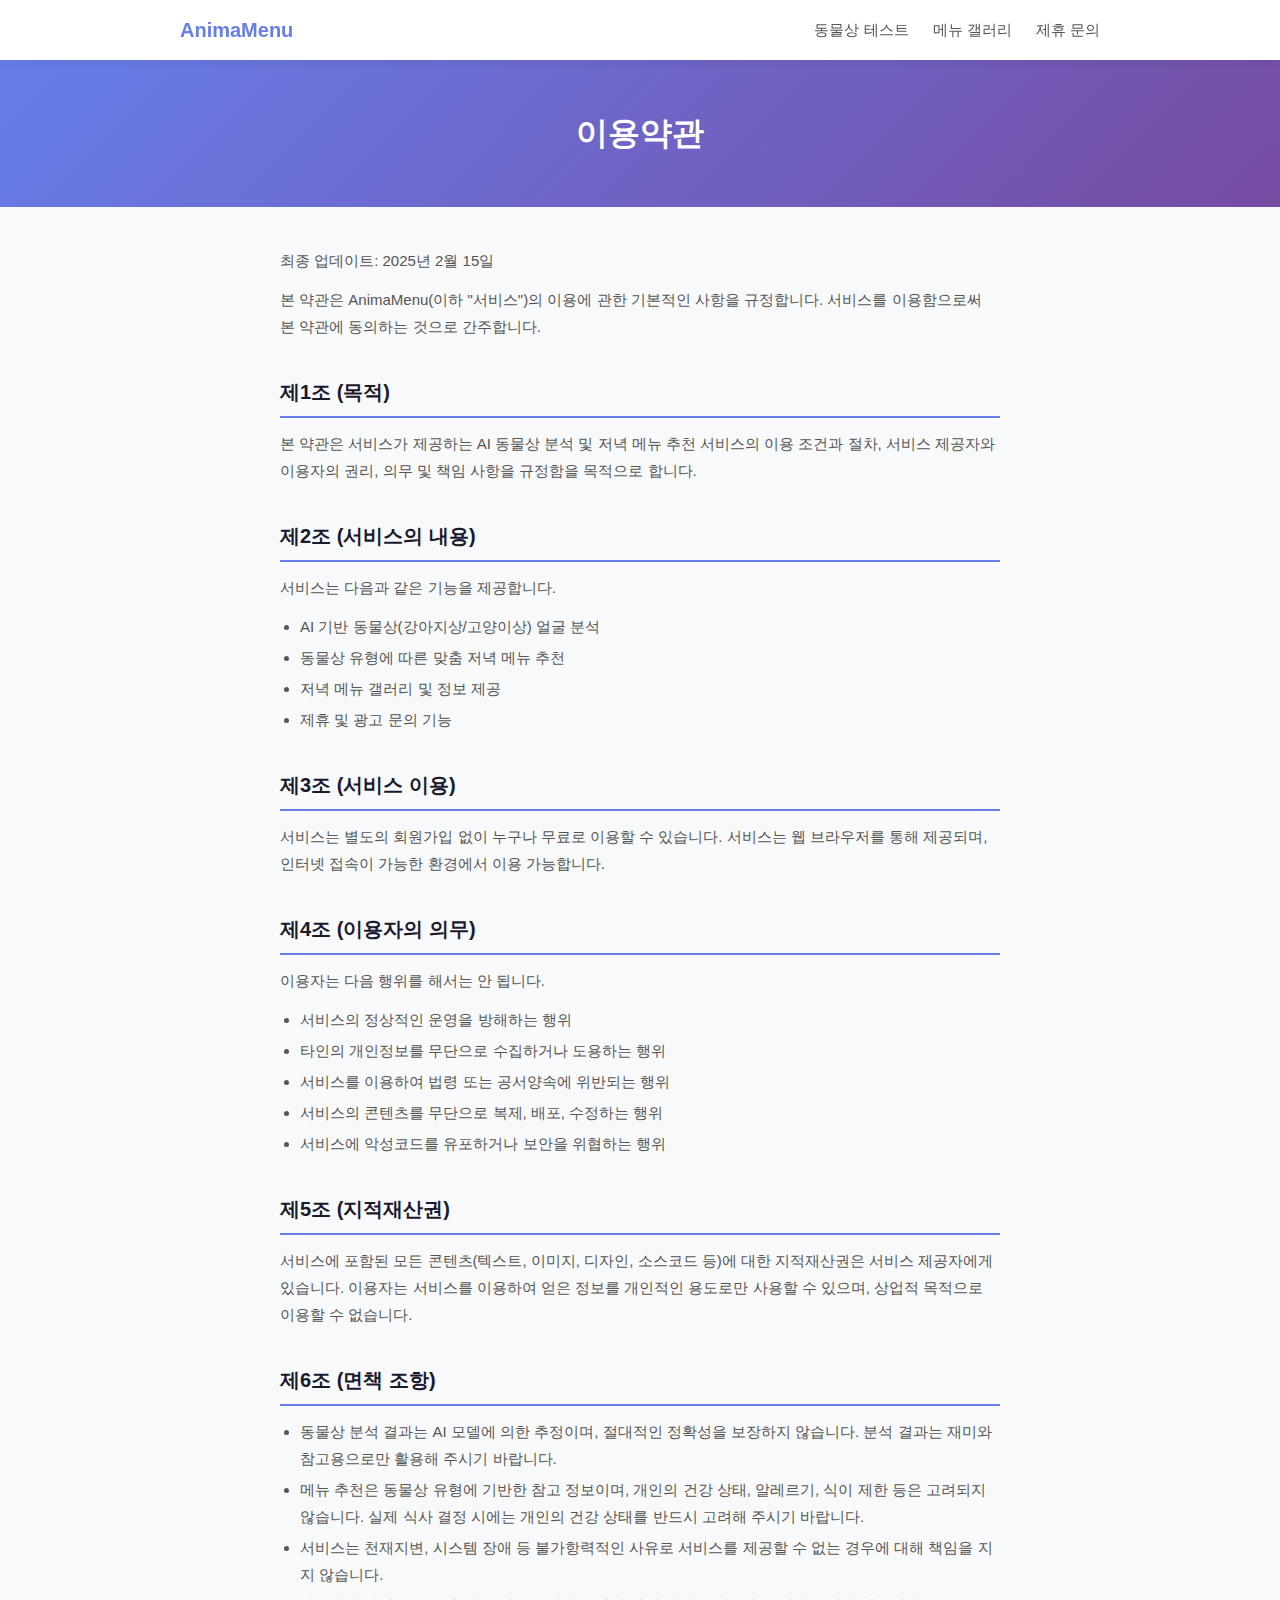
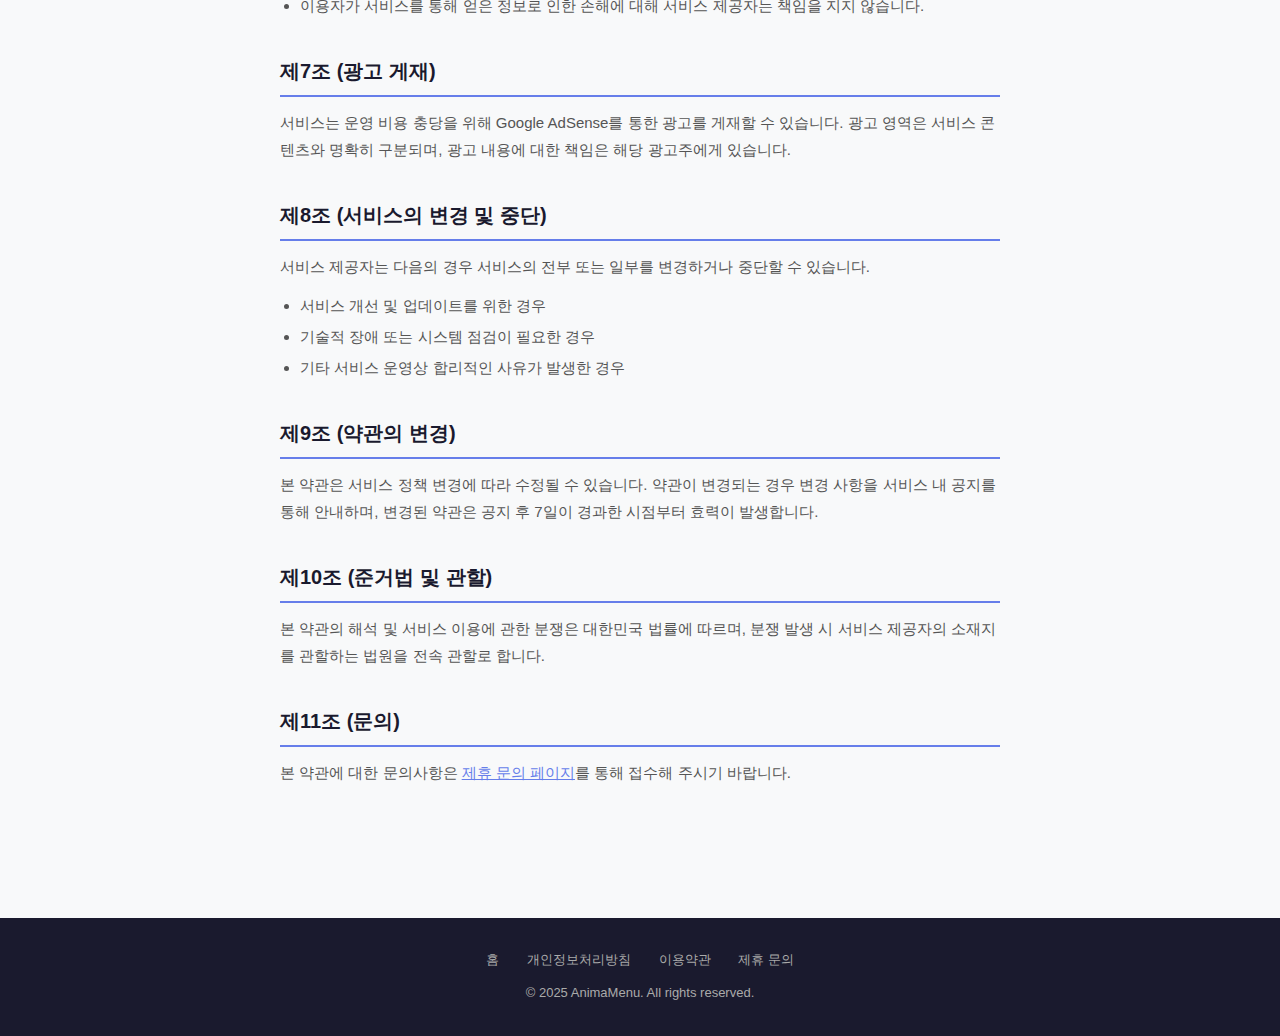
<file: terms.html>
<!DOCTYPE html>
<html lang="ko">
<head>
    <!-- Google tag (gtag.js) -->
    <script async src="https://www.googletagmanager.com/gtag/js?id=G-44S53ER43X"></script>
    <script>
      window.dataLayer = window.dataLayer || [];
      function gtag(){dataLayer.push(arguments);}
      gtag('js', new Date());
      gtag('config', 'G-44S53ER43X');
    </script>
    <!-- Microsoft Clarity -->
    <script type="text/javascript">
      (function(c,l,a,r,i,t,y){
          c[a]=c[a]||function(){(c[a].q=c[a].q||[]).push(arguments)};
          t=l.createElement(r);t.async=1;t.src="https://www.clarity.ms/tag/"+i;
          y=l.getElementsByTagName(r)[0];y.parentNode.insertBefore(t,y);
      })(window, document, "clarity", "script", "vi0ehtjhrx");
    </script>
    <meta charset="UTF-8">
    <meta name="viewport" content="width=device-width, initial-scale=1.0">
    <meta name="description" content="AnimaMenu 이용약관 - 서비스 이용에 관한 기본적인 사항을 규정합니다.">
    <title>이용약관 | AnimaMenu</title>
    <style>
        * { margin: 0; padding: 0; box-sizing: border-box; }
        body {
            font-family: 'Pretendard', -apple-system, BlinkMacSystemFont, 'Segoe UI', sans-serif;
            background: #f8f9fa; color: #333; line-height: 1.6;
        }
        .nav { background: #fff; box-shadow: 0 2px 12px rgba(0,0,0,0.06); position: sticky; top: 0; z-index: 100; }
        .nav-inner { max-width: 960px; margin: 0 auto; padding: 0 20px; display: flex; align-items: center; justify-content: space-between; height: 60px; }
        .nav-logo { font-size: 20px; font-weight: 800; color: #667eea; text-decoration: none; }
        .nav-links { display: flex; gap: 24px; list-style: none; }
        .nav-links a { text-decoration: none; color: #555; font-size: 15px; font-weight: 500; transition: color 0.2s; }
        .nav-links a:hover { color: #667eea; }

        .page-header { background: linear-gradient(135deg, #667eea 0%, #764ba2 100%); padding: 48px 20px; text-align: center; color: #fff; }
        .page-header h1 { font-size: 32px; font-weight: 800; }

        .content { max-width: 760px; margin: 40px auto; padding: 0 20px 60px; }
        .content h2 { font-size: 20px; font-weight: 700; color: #1a1a2e; margin: 36px 0 12px; padding-bottom: 8px; border-bottom: 2px solid #667eea; }
        .content p { font-size: 15px; color: #555; line-height: 1.8; margin-bottom: 12px; }
        .content ul { margin: 8px 0 16px 20px; }
        .content li { font-size: 15px; color: #555; line-height: 1.8; margin-bottom: 4px; }
        .update-date { font-size: 14px; color: #888; margin-bottom: 24px; }

        .footer { background: #1a1a2e; color: #aaa; padding: 32px 20px; text-align: center; font-size: 13px; margin-top: 60px; }
        .footer a { color: #aaa; text-decoration: none; margin: 0 12px; }
        .footer a:hover { color: #fff; }

        @media (max-width: 768px) {
            .page-header h1 { font-size: 24px; }
            .nav-links { gap: 16px; }
            .nav-links a { font-size: 13px; }
        }
    </style>
</head>
<body>
    <nav class="nav">
        <div class="nav-inner">
            <a href="index.html" class="nav-logo">AnimaMenu</a>
            <ul class="nav-links">
                <li><a href="index.html">동물상 테스트</a></li>
                <li><a href="dinner-image.html">메뉴 갤러리</a></li>
                <li><a href="contact.html">제휴 문의</a></li>
            </ul>
        </div>
    </nav>

    <div class="page-header">
        <h1>이용약관</h1>
    </div>

    <div class="content">
        <p class="update-date">최종 업데이트: 2025년 2월 15일</p>

        <p>본 약관은 AnimaMenu(이하 "서비스")의 이용에 관한 기본적인 사항을 규정합니다. 서비스를 이용함으로써 본 약관에 동의하는 것으로 간주합니다.</p>

        <h2>제1조 (목적)</h2>
        <p>본 약관은 서비스가 제공하는 AI 동물상 분석 및 저녁 메뉴 추천 서비스의 이용 조건과 절차, 서비스 제공자와 이용자의 권리, 의무 및 책임 사항을 규정함을 목적으로 합니다.</p>

        <h2>제2조 (서비스의 내용)</h2>
        <p>서비스는 다음과 같은 기능을 제공합니다.</p>
        <ul>
            <li>AI 기반 동물상(강아지상/고양이상) 얼굴 분석</li>
            <li>동물상 유형에 따른 맞춤 저녁 메뉴 추천</li>
            <li>저녁 메뉴 갤러리 및 정보 제공</li>
            <li>제휴 및 광고 문의 기능</li>
        </ul>

        <h2>제3조 (서비스 이용)</h2>
        <p>서비스는 별도의 회원가입 없이 누구나 무료로 이용할 수 있습니다. 서비스는 웹 브라우저를 통해 제공되며, 인터넷 접속이 가능한 환경에서 이용 가능합니다.</p>

        <h2>제4조 (이용자의 의무)</h2>
        <p>이용자는 다음 행위를 해서는 안 됩니다.</p>
        <ul>
            <li>서비스의 정상적인 운영을 방해하는 행위</li>
            <li>타인의 개인정보를 무단으로 수집하거나 도용하는 행위</li>
            <li>서비스를 이용하여 법령 또는 공서양속에 위반되는 행위</li>
            <li>서비스의 콘텐츠를 무단으로 복제, 배포, 수정하는 행위</li>
            <li>서비스에 악성코드를 유포하거나 보안을 위협하는 행위</li>
        </ul>

        <h2>제5조 (지적재산권)</h2>
        <p>서비스에 포함된 모든 콘텐츠(텍스트, 이미지, 디자인, 소스코드 등)에 대한 지적재산권은 서비스 제공자에게 있습니다. 이용자는 서비스를 이용하여 얻은 정보를 개인적인 용도로만 사용할 수 있으며, 상업적 목적으로 이용할 수 없습니다.</p>

        <h2>제6조 (면책 조항)</h2>
        <ul>
            <li>동물상 분석 결과는 AI 모델에 의한 추정이며, 절대적인 정확성을 보장하지 않습니다. 분석 결과는 재미와 참고용으로만 활용해 주시기 바랍니다.</li>
            <li>메뉴 추천은 동물상 유형에 기반한 참고 정보이며, 개인의 건강 상태, 알레르기, 식이 제한 등은 고려되지 않습니다. 실제 식사 결정 시에는 개인의 건강 상태를 반드시 고려해 주시기 바랍니다.</li>
            <li>서비스는 천재지변, 시스템 장애 등 불가항력적인 사유로 서비스를 제공할 수 없는 경우에 대해 책임을 지지 않습니다.</li>
            <li>이용자가 서비스를 통해 얻은 정보로 인한 손해에 대해 서비스 제공자는 책임을 지지 않습니다.</li>
        </ul>

        <h2>제7조 (광고 게재)</h2>
        <p>서비스는 운영 비용 충당을 위해 Google AdSense를 통한 광고를 게재할 수 있습니다. 광고 영역은 서비스 콘텐츠와 명확히 구분되며, 광고 내용에 대한 책임은 해당 광고주에게 있습니다.</p>

        <h2>제8조 (서비스의 변경 및 중단)</h2>
        <p>서비스 제공자는 다음의 경우 서비스의 전부 또는 일부를 변경하거나 중단할 수 있습니다.</p>
        <ul>
            <li>서비스 개선 및 업데이트를 위한 경우</li>
            <li>기술적 장애 또는 시스템 점검이 필요한 경우</li>
            <li>기타 서비스 운영상 합리적인 사유가 발생한 경우</li>
        </ul>

        <h2>제9조 (약관의 변경)</h2>
        <p>본 약관은 서비스 정책 변경에 따라 수정될 수 있습니다. 약관이 변경되는 경우 변경 사항을 서비스 내 공지를 통해 안내하며, 변경된 약관은 공지 후 7일이 경과한 시점부터 효력이 발생합니다.</p>

        <h2>제10조 (준거법 및 관할)</h2>
        <p>본 약관의 해석 및 서비스 이용에 관한 분쟁은 대한민국 법률에 따르며, 분쟁 발생 시 서비스 제공자의 소재지를 관할하는 법원을 전속 관할로 합니다.</p>

        <h2>제11조 (문의)</h2>
        <p>본 약관에 대한 문의사항은 <a href="contact.html" style="color:#667eea;">제휴 문의 페이지</a>를 통해 접수해 주시기 바랍니다.</p>
    </div>

    <footer class="footer">
        <p>
            <a href="index.html">홈</a>
            <a href="privacy.html">개인정보처리방침</a>
            <a href="terms.html">이용약관</a>
            <a href="contact.html">제휴 문의</a>
        </p>
        <p style="margin-top: 12px;">&copy; 2025 AnimaMenu. All rights reserved.</p>
    </footer>
</body>
</html>
</file>
<file: dinner-en-style.css>
body {
    font-family: 'Segoe UI', sans-serif;
    display: flex;
    flex-direction: column;
    justify-content: center;
    align-items: center;
    min-height: 100vh;
    background-color: #f0f0f0;
    color: #333;
    margin: 0;
    transition: background-color 0.3s, color 0.3s;
}

body.dark {
    background-color: #1a1a2e;
    color: #eee;
}

.container {
    text-align: center;
}

.subtitle {
    font-size: 14px;
    color: #888;
    margin-bottom: 20px;
}

#theme-btn {
    padding: 8px 16px;
    font-size: 14px;
    cursor: pointer;
    border-radius: 5px;
    border: 1px solid #ccc;
    background-color: #333;
    color: #fff;
    margin-bottom: 20px;
    transition: background-color 0.3s;
}

body.dark #theme-btn {
    background-color: #fff;
    color: #333;
}

#generate-btn {
    padding: 12px 30px;
    font-size: 18px;
    cursor: pointer;
    border-radius: 8px;
    border: none;
    background-color: #ff6b35;
    color: #fff;
    margin-bottom: 30px;
    transition: background-color 0.3s, transform 0.1s;
}

#generate-btn:hover {
    background-color: #e55a2b;
}

#generate-btn:active {
    transform: scale(0.95);
}

body.dark #generate-btn {
    background-color: #ff6b35;
}

.result-container {
    display: flex;
    flex-direction: column;
    align-items: center;
    gap: 15px;
}

.menu-card {
    width: 250px;
    padding: 20px;
    border-radius: 15px;
    background-color: #fff;
    box-shadow: 0 4px 12px rgba(0, 0, 0, 0.1);
    transition: background-color 0.3s;
    animation: popIn 0.4s ease;
}

.menu-image {
    width: 100%;
    height: 150px;
    object-fit: cover;
    border-radius: 10px;
    margin-bottom: 15px;
}

body.dark .menu-card {
    background-color: #16213e;
    box-shadow: 0 4px 12px rgba(0, 0, 0, 0.3);
}

.menu-emoji {
    font-size: 48px;
    margin-bottom: 10px;
}

.menu-name {
    font-size: 22px;
    font-weight: bold;
    margin-bottom: 5px;
}

.menu-category {
    font-size: 13px;
    color: #999;
}

@keyframes popIn {
    0% { transform: scale(0.5); opacity: 0; }
    100% { transform: scale(1); opacity: 1; }
}

/* Contact Section */
.contact-section {
    width: 100%;
    max-width: 480px;
    margin-top: 60px;
    padding: 40px 32px;
    background: #fff;
    border-radius: 16px;
    box-shadow: 0 4px 20px rgba(0, 0, 0, 0.08);
    text-align: center;
    margin-bottom: 40px;
    transition: background-color 0.3s, box-shadow 0.3s;
}

body.dark .contact-section {
    background: #16213e;
    box-shadow: 0 4px 20px rgba(0, 0, 0, 0.3);
}

.contact-section h2 {
    font-size: 22px;
    margin-bottom: 6px;
}

.contact-subtitle {
    font-size: 14px;
    color: #888;
    margin-bottom: 24px;
}

.contact-form {
    display: flex;
    flex-direction: column;
    gap: 12px;
}

.contact-form input,
.contact-form select,
.contact-form textarea {
    width: 100%;
    padding: 12px 14px;
    border: 1.5px solid #ddd;
    border-radius: 8px;
    font-size: 14px;
    font-family: inherit;
    background: #fafafa;
    color: #333;
    transition: border-color 0.2s, box-shadow 0.2s, background-color 0.3s;
}

body.dark .contact-form input,
body.dark .contact-form select,
body.dark .contact-form textarea {
    background: #1a1a2e;
    border-color: #2a2a4a;
    color: #eee;
}

.contact-form input:focus,
.contact-form select:focus,
.contact-form textarea:focus {
    outline: none;
    border-color: #ff6b35;
    box-shadow: 0 0 0 3px rgba(255, 107, 53, 0.15);
}

.contact-form select {
    appearance: none;
    background-image: url("data:image/svg+xml,%3Csvg xmlns='http://www.w3.org/2000/svg' width='12' height='8'%3E%3Cpath d='M1 1l5 5 5-5' stroke='%23888' stroke-width='1.5' fill='none'/%3E%3C/svg%3E");
    background-repeat: no-repeat;
    background-position: right 14px center;
    cursor: pointer;
}

.contact-form textarea {
    resize: vertical;
    min-height: 100px;
}

.contact-btn {
    padding: 12px;
    background: #ff6b35;
    color: #fff;
    border: none;
    border-radius: 8px;
    font-size: 16px;
    font-weight: 600;
    cursor: pointer;
    transition: background-color 0.2s;
}

.contact-btn:hover {
    background: #e55a2b;
}

.contact-btn:active {
    transform: scale(0.98);
}
</file>
<file: lotto-style.css>
body {
    font-family: sans-serif;
    display: flex;
    justify-content: center;
    align-items: center;
    min-height: 100vh;
    background-color: #f0f0f0;
    color: #333;
    margin: 0;
    transition: background-color 0.3s, color 0.3s;
}

body.dark {
    background-color: #1a1a2e;
    color: #eee;
}

.container {
    text-align: center;
}

#theme-btn {
    padding: 8px 16px;
    font-size: 14px;
    cursor: pointer;
    border-radius: 5px;
    border: 1px solid #ccc;
    background-color: #333;
    color: #fff;
    margin-bottom: 20px;
    transition: background-color 0.3s;
}

body.dark #theme-btn {
    background-color: #fff;
    color: #333;
}

#generate-btn {
    padding: 10px 20px;
    font-size: 16px;
    cursor: pointer;
    border-radius: 5px;
    border: 1px solid #ccc;
    background-color: #fff;
    margin-bottom: 20px;
    transition: background-color 0.3s, color 0.3s;
}

body.dark #generate-btn {
    background-color: #16213e;
    color: #eee;
    border-color: #555;
}

.numbers-container {
    display: inline-flex;
    justify-content: center;
    gap: 10px;
}

.number {
    width: 50px;
    height: 50px;
    border-radius: 50%;
    background-color: #4CAF50;
    color: white;
    display: flex;
    justify-content: center;
    align-items: center;
    font-size: 24px;
    font-weight: bold;
}
</file>
